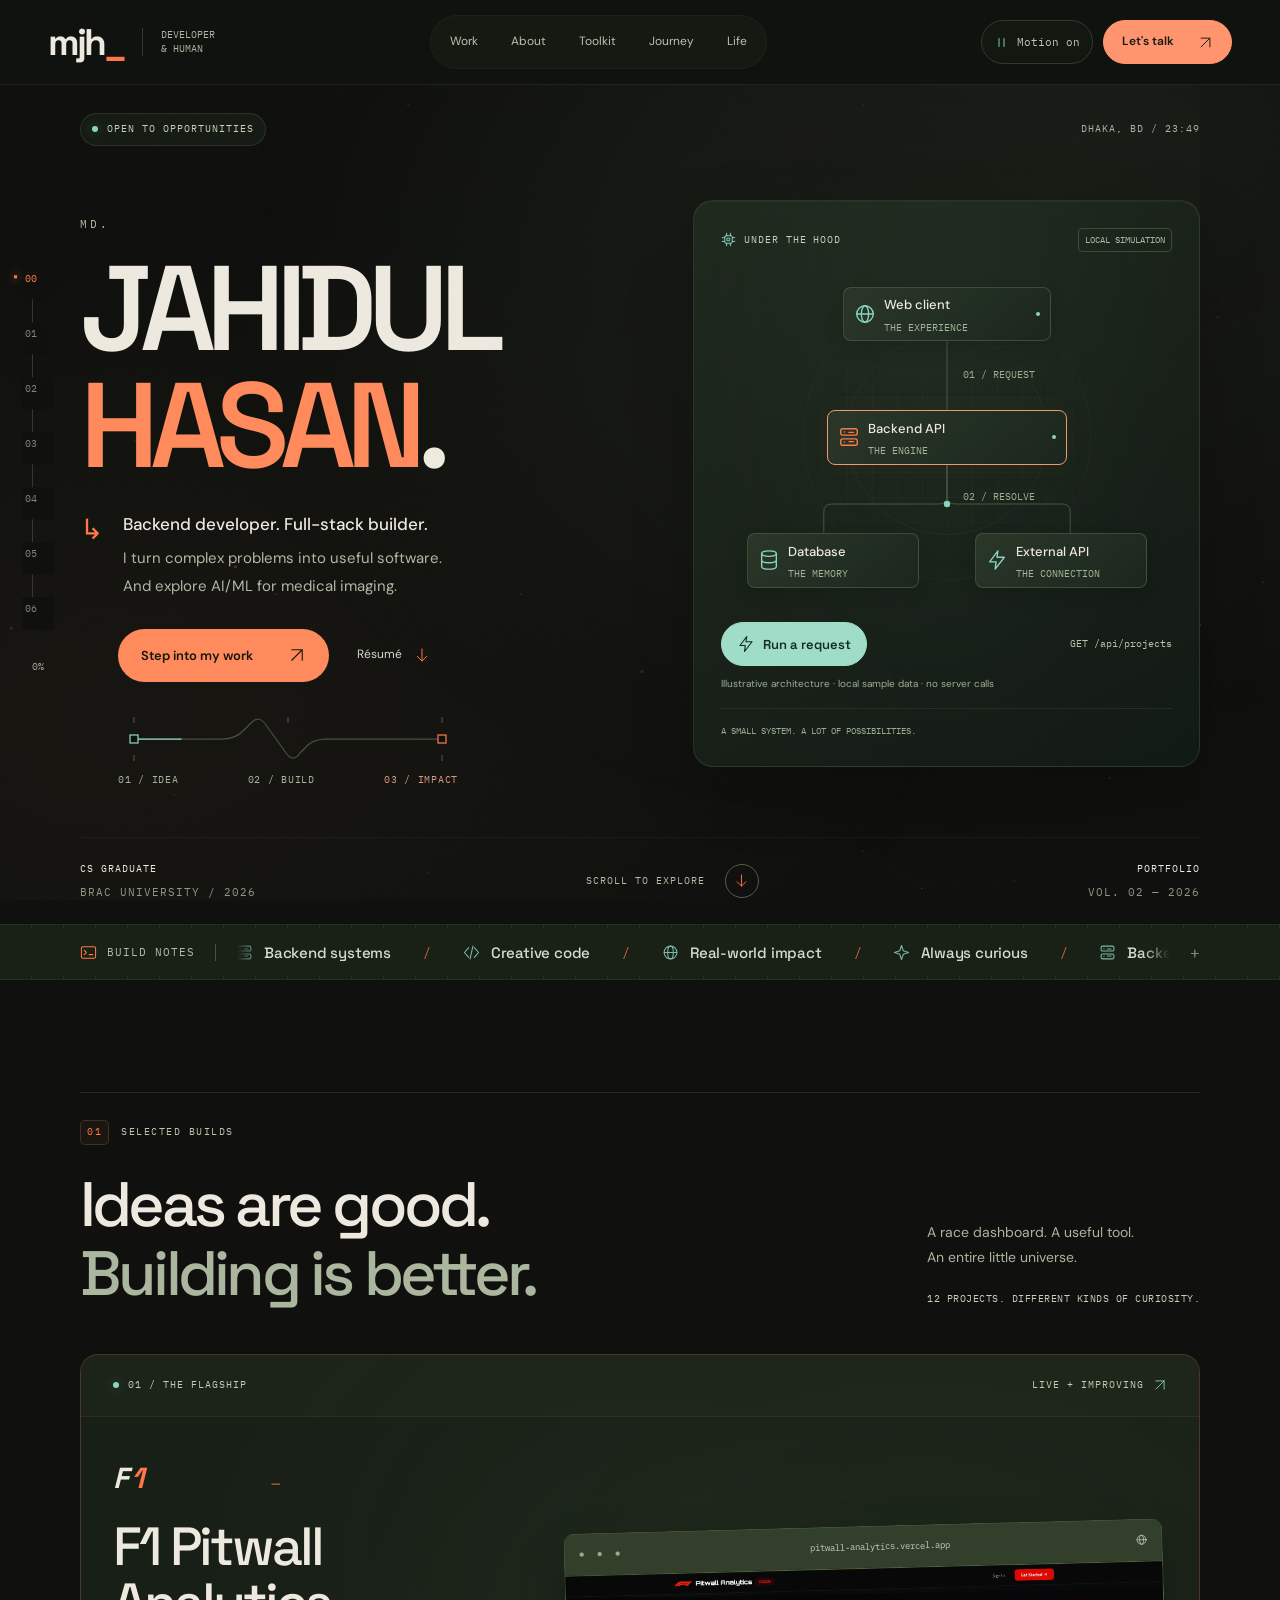
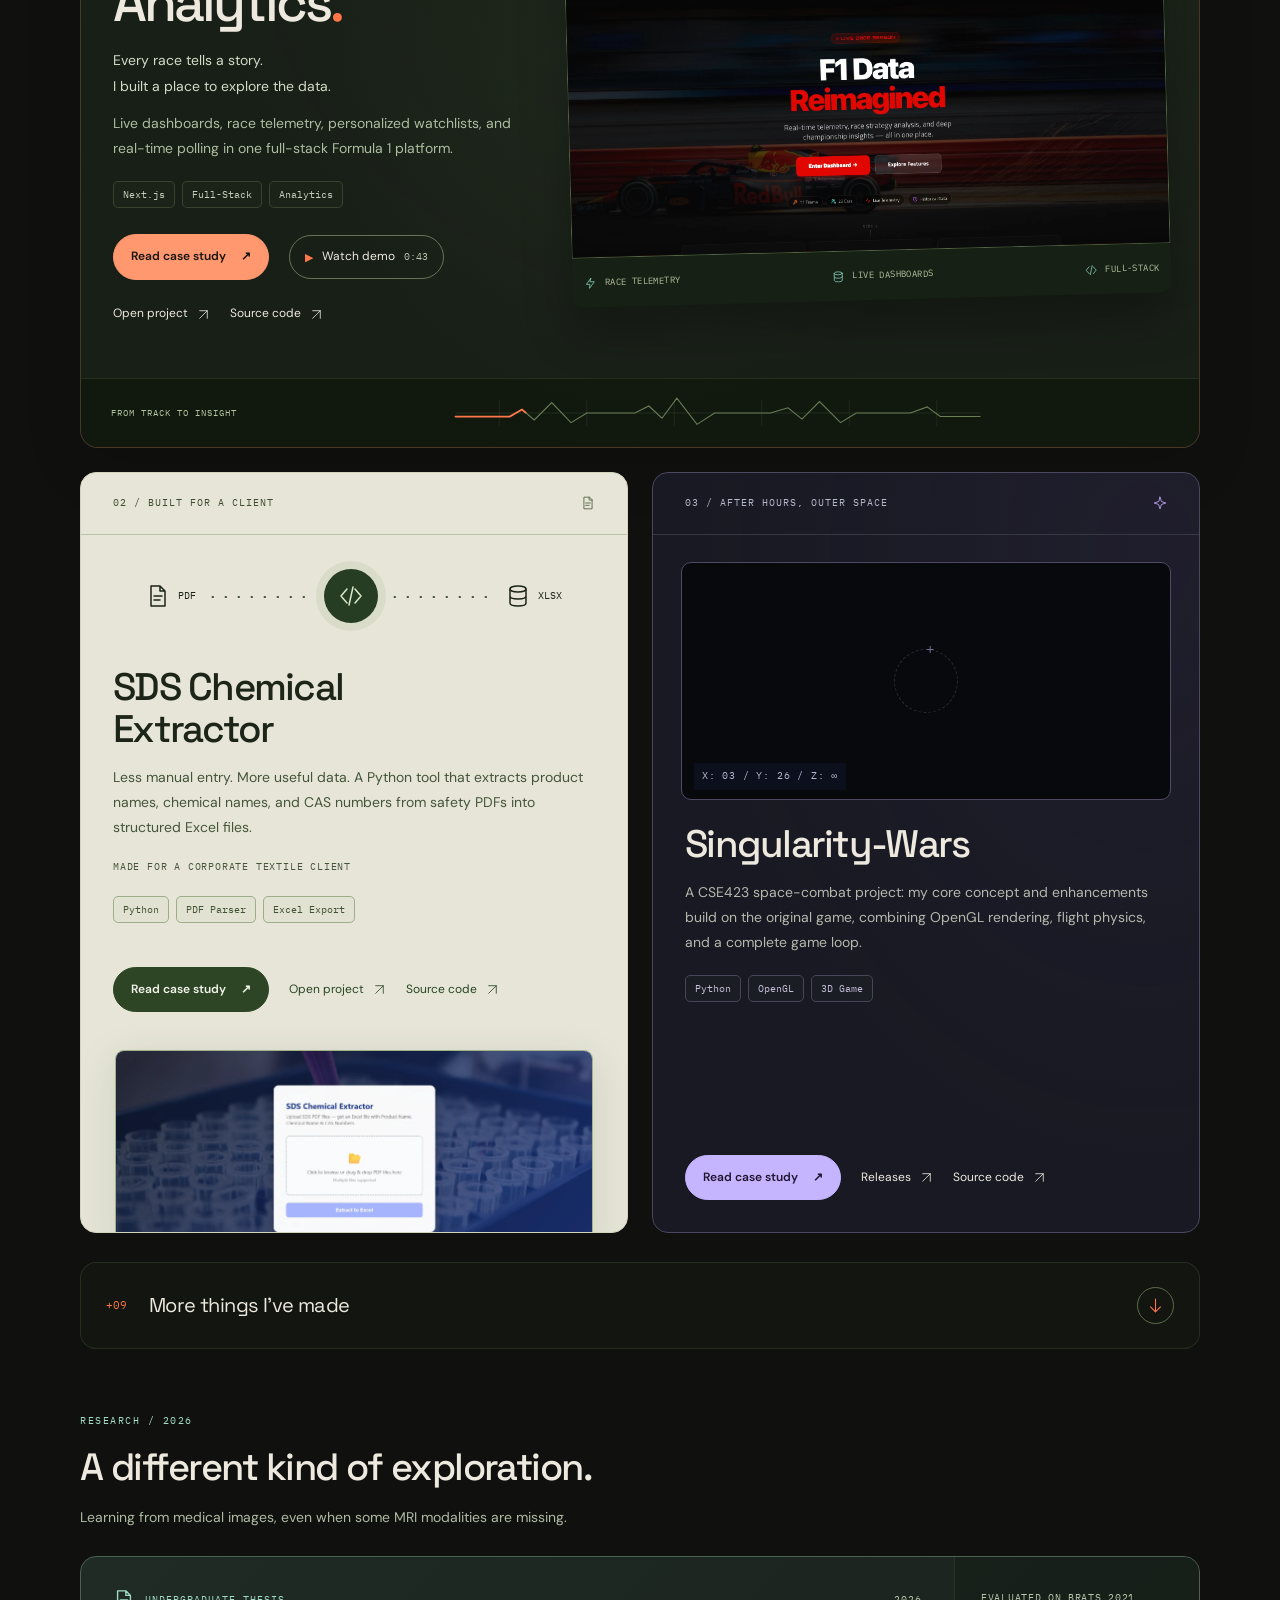
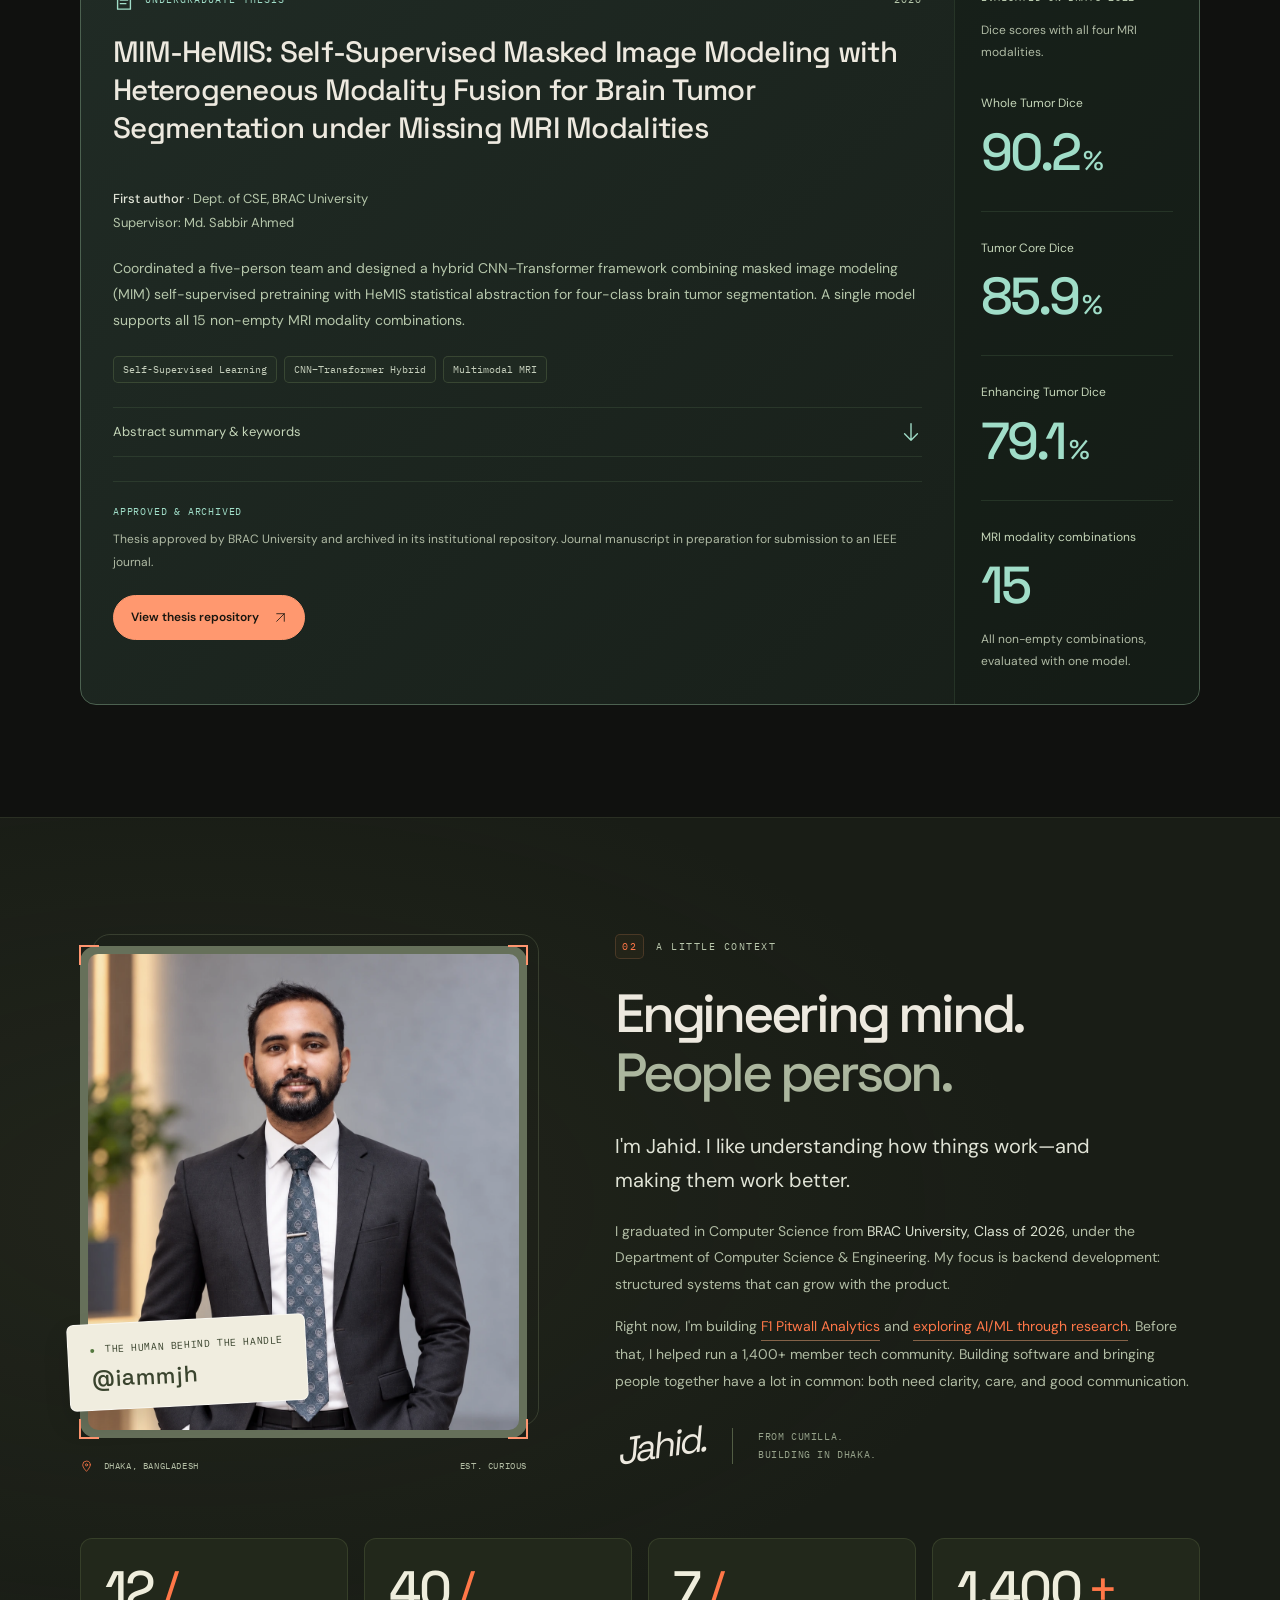
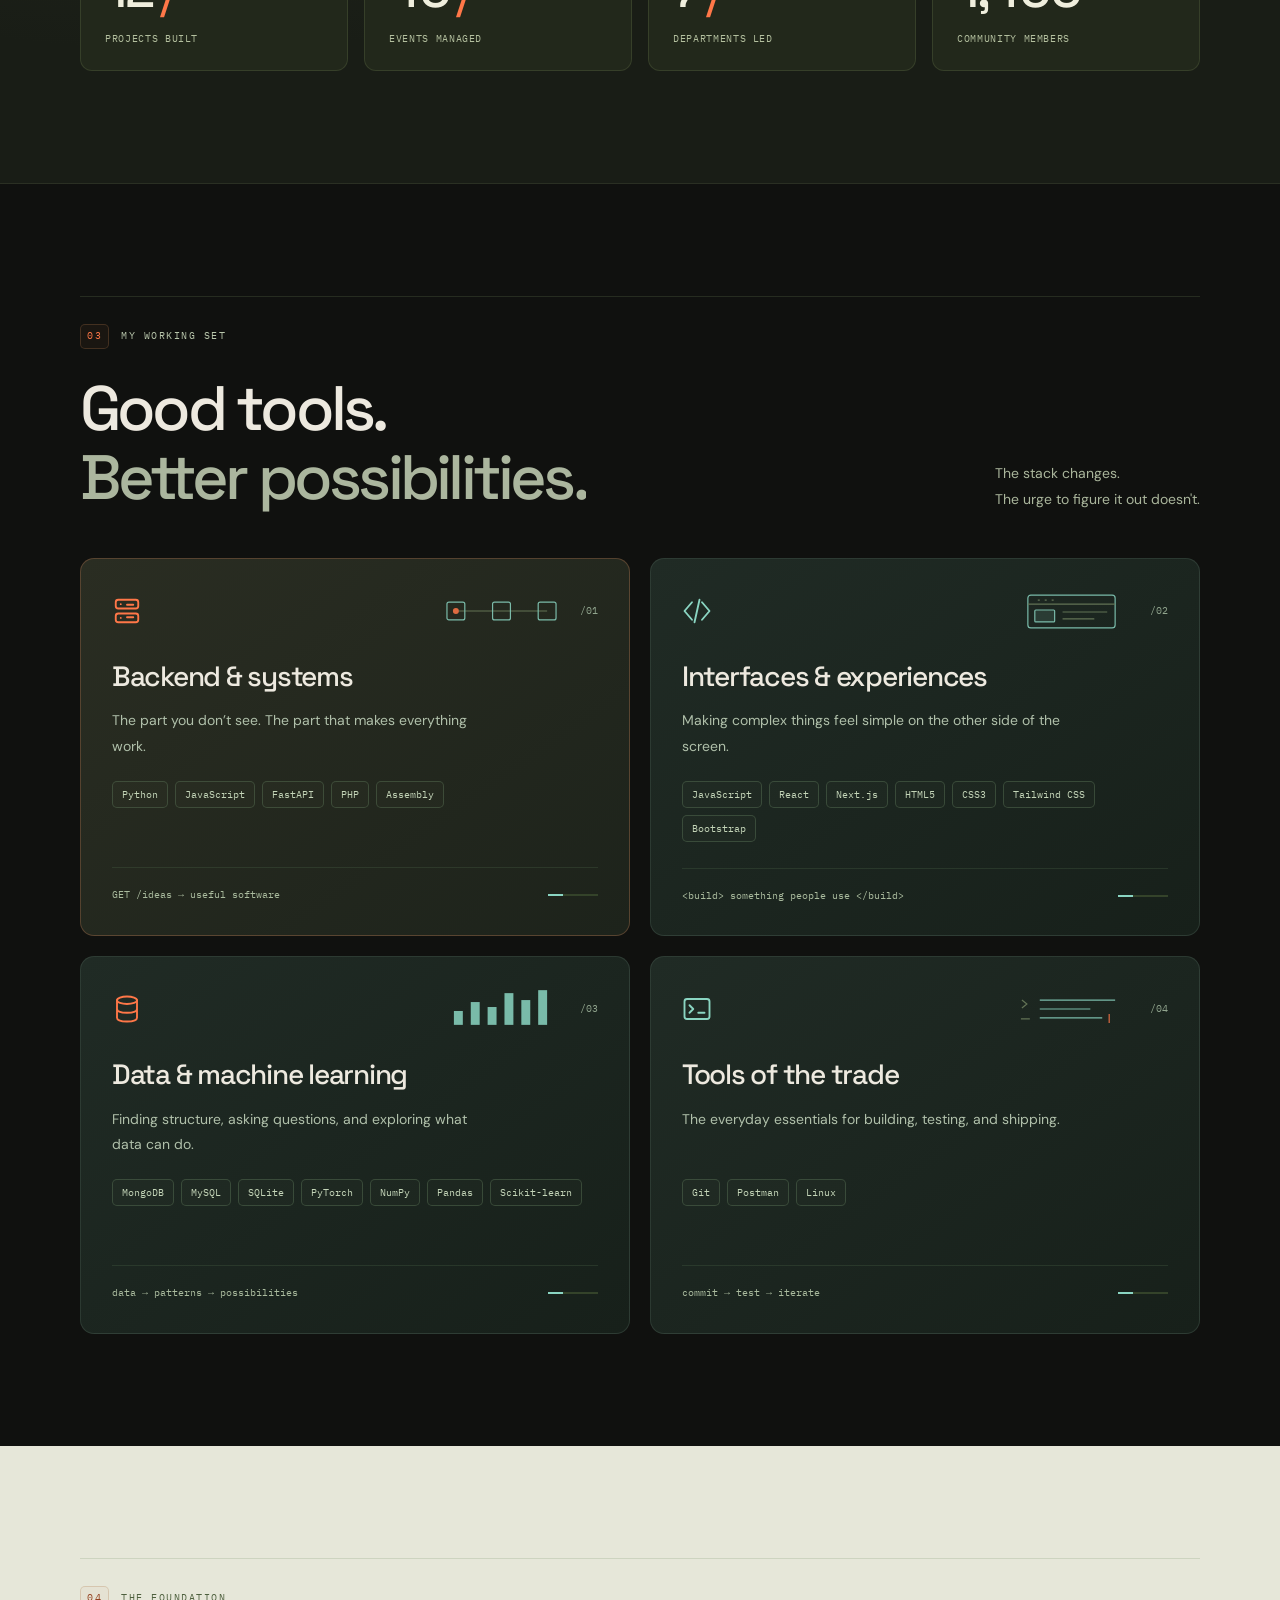
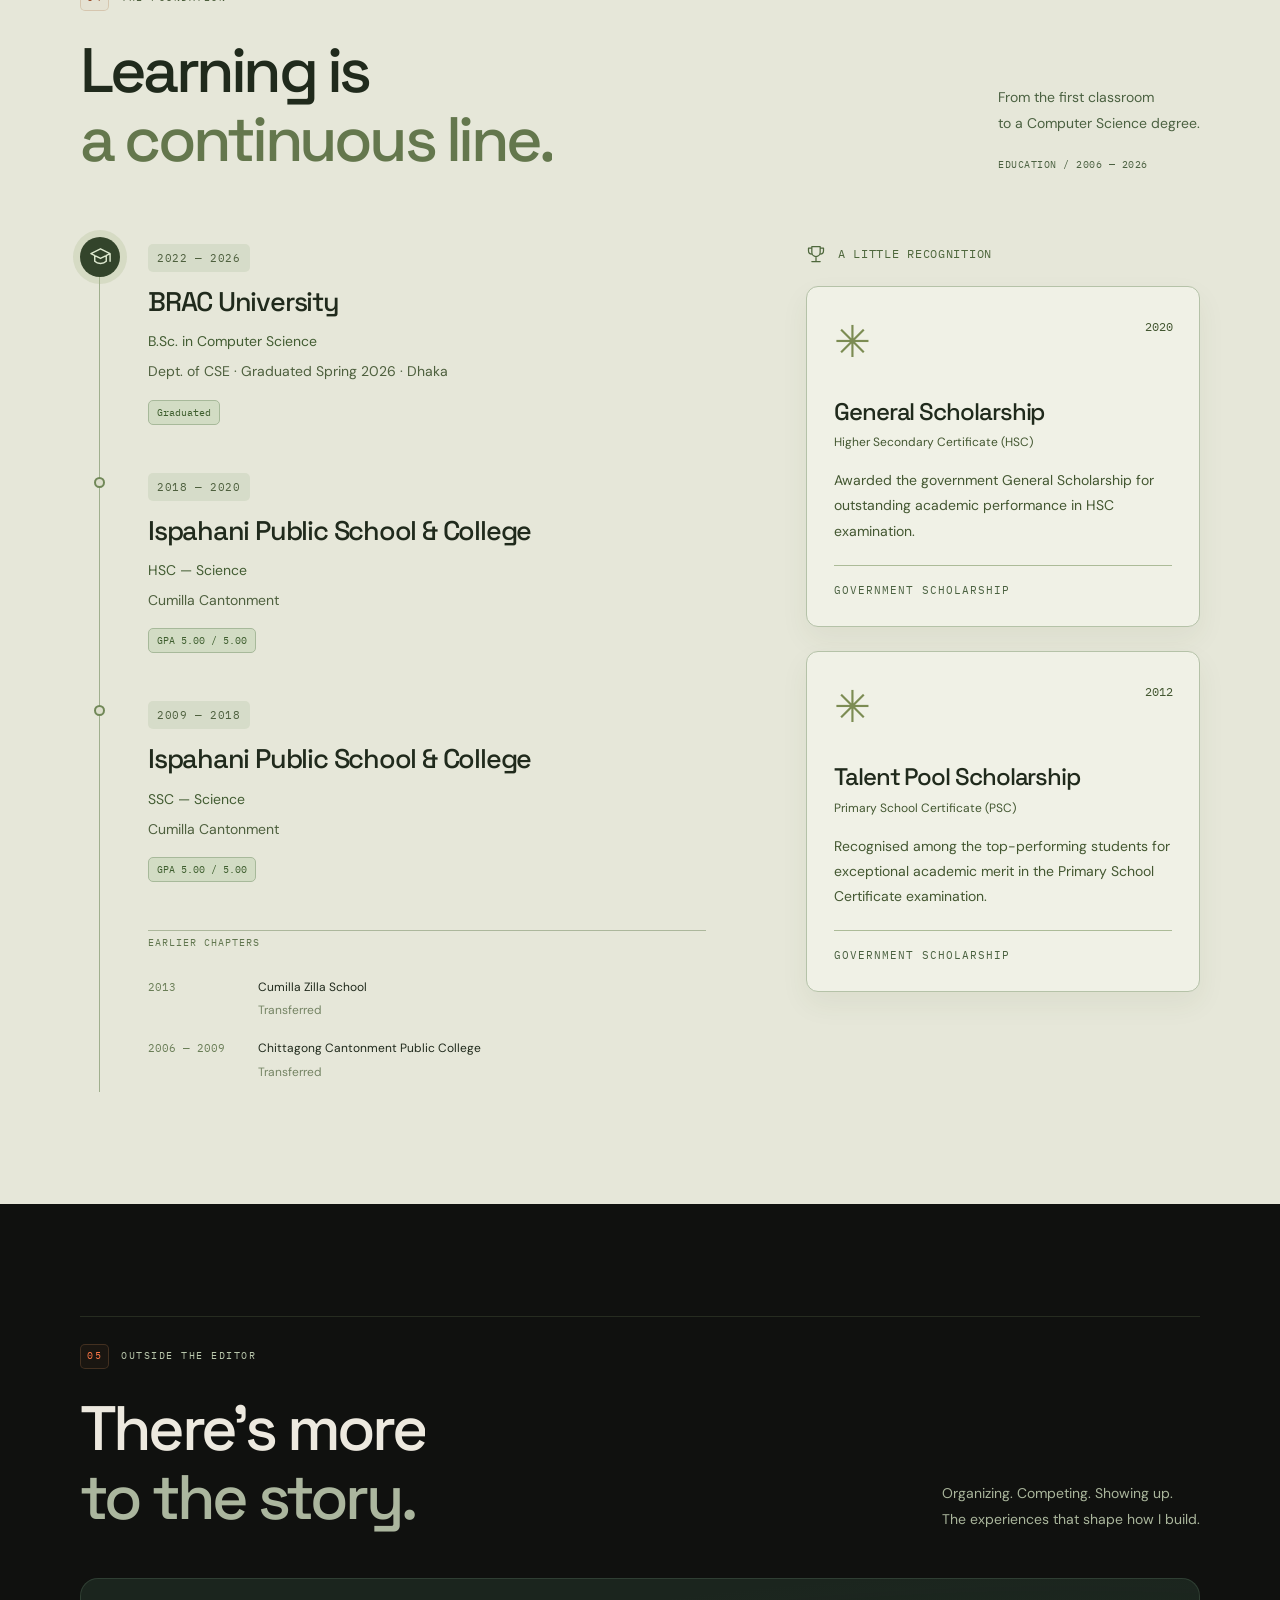
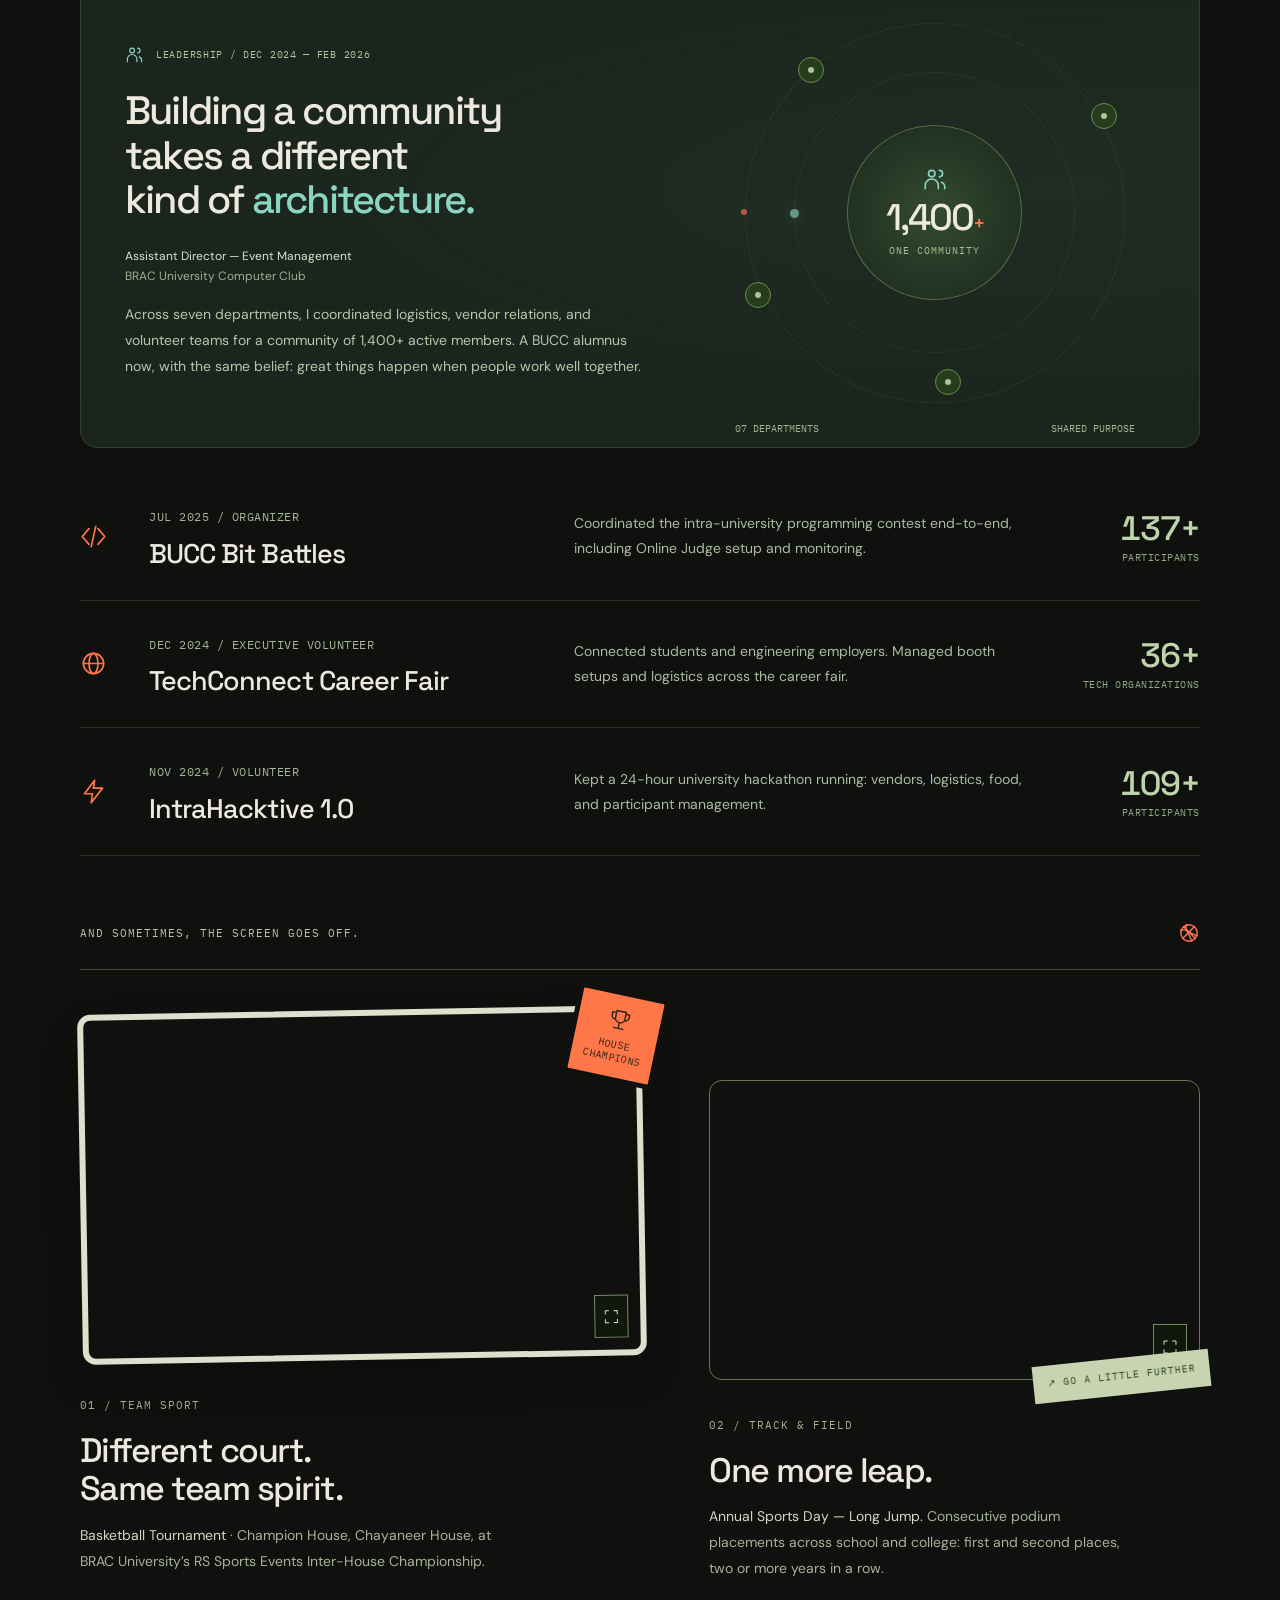
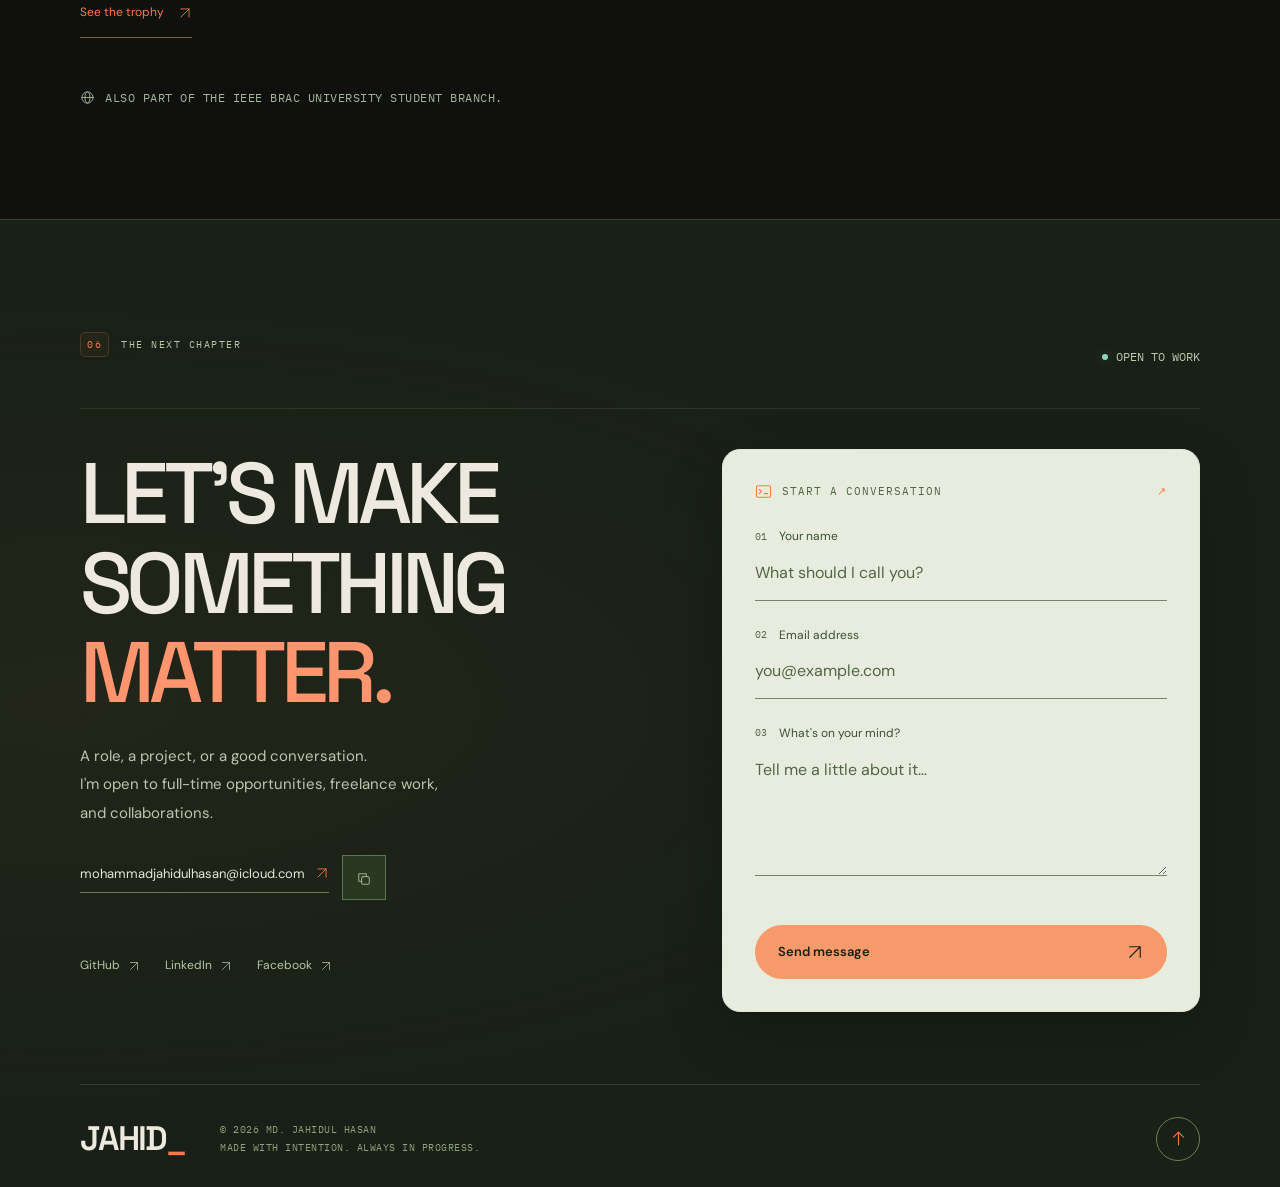
<file: index.html>
<!doctype html>
<html lang="en">
<head>
  <!-- Meta: encoding, viewport, site verification, and browser settings -->
  <meta charset="utf-8"><meta name="viewport" content="width=device-width,initial-scale=1">
  <meta name="google-site-verification" content="q9c3Bb6OedeqilD11PNTs4IgS_AJhRVNldypH9ippzw" />
  <meta name="robots" content="index,follow"><meta name="theme-color" content="#10110f">
  <!-- SEO: description, page title, and canonical URL -->
  <meta name="description" content="Md. Jahidul Hasan is a backend and full-stack developer in Dhaka, Bangladesh. Explore web projects and AI/ML research in medical image segmentation.">
  <title>Md. Jahidul Hasan | Backend &amp; Full-Stack Developer</title>
  <link rel="canonical" href="https://iammjh.github.io/">
  <!-- Open Graph: social sharing previews -->
  <meta property="og:type" content="website">
  <meta property="og:site_name" content="Md. Jahidul Hasan">
  <meta property="og:title" content="Md. Jahidul Hasan | Backend &amp; Full-Stack Developer">
  <meta property="og:description" content="Md. Jahidul Hasan is a backend and full-stack developer in Dhaka, Bangladesh. Explore web projects and AI/ML research in medical image segmentation.">
  <meta property="og:url" content="https://iammjh.github.io/">
  <meta property="og:image" content="https://iammjh.github.io/assets/social-card.png?v=2">
  <meta property="og:image:type" content="image/png">
  <meta property="og:image:width" content="1200">
  <meta property="og:image:height" content="630">
  <meta property="og:image:alt" content="Portrait of Md. Jahidul Hasan, backend developer and full-stack builder based in Dhaka, Bangladesh.">
  <!-- Twitter card metadata -->
  <meta name="twitter:card" content="summary_large_image">
  <meta name="twitter:title" content="Md. Jahidul Hasan | Backend &amp; Full-Stack Developer">
  <meta name="twitter:description" content="Md. Jahidul Hasan is a backend and full-stack developer in Dhaka, Bangladesh. Explore web projects and AI/ML research in medical image segmentation.">
  <meta name="twitter:image" content="https://iammjh.github.io/assets/social-card.png?v=2">
  <meta name="twitter:image:alt" content="Portrait of Md. Jahidul Hasan, backend developer and full-stack builder based in Dhaka, Bangladesh.">
  <!-- Structured data: website, personal profile, and undergraduate thesis -->
  <script type="application/ld+json">
  {
    "@context": "https://schema.org",
    "@graph": [
      {
        "@type": "WebSite",
        "@id": "https://iammjh.github.io/#website",
        "url": "https://iammjh.github.io/",
        "name": "Md. Jahidul Hasan",
        "alternateName": "iammjh",
        "inLanguage": "en",
        "publisher": {
          "@id": "https://iammjh.github.io/#person"
        }
      },
      {
        "@type": "ProfilePage",
        "@id": "https://iammjh.github.io/#webpage",
        "url": "https://iammjh.github.io/",
        "name": "Md. Jahidul Hasan | Backend & Full-Stack Developer",
        "description": "Md. Jahidul Hasan is a backend and full-stack developer in Dhaka, Bangladesh. Explore web projects and AI/ML research in medical image segmentation.",
        "inLanguage": "en",
        "dateModified": "2026-10-18T00:16:58+06:00",
        "isPartOf": {
          "@id": "https://iammjh.github.io/#website"
        },
        "mainEntity": {
          "@id": "https://iammjh.github.io/#person"
        },
        "mentions": {
          "@id": "https://hdl.handle.net/10361/29831"
        }
      },
      {
        "@type": "Person",
        "@id": "https://iammjh.github.io/#person",
        "name": "Md. Jahidul Hasan",
        "alternateName": "iammjh",
        "url": "https://iammjh.github.io/",
        "image": "https://iammjh.github.io/assets/Mohammad_Jahid.webp",
        "jobTitle": "Backend and full-stack developer",
        "description": "Backend and full-stack developer based in Dhaka, Bangladesh, with AI/ML research experience in medical image segmentation.",
        "alumniOf": {
          "@type": "CollegeOrUniversity",
          "name": "BRAC University"
        },
        "homeLocation": {
          "@type": "Place",
          "name": "Dhaka, Bangladesh"
        },
        "sameAs": [
          "https://github.com/iammjh",
          "https://www.linkedin.com/in/iammjh",
          "https://www.facebook.com/iammjh.io"
        ]
      },
      {
        "@type": "Thesis",
        "@id": "https://hdl.handle.net/10361/29831",
        "url": "https://hdl.handle.net/10361/29831",
        "name": "MIM-HeMIS: Self-Supervised Masked Image Modeling with Heterogeneous Modality Fusion for Brain Tumor Segmentation under Missing MRI Modalities",
        "author": {
          "@id": "https://iammjh.github.io/#person"
        },
        "inSupportOf": "B.Sc. in Computer Science, BRAC University",
        "inLanguage": "en",
        "abstract": "MIM-HeMIS combines self-supervised masked image modeling with a hybrid CNN–Transformer architecture and HeMIS statistical abstraction for brain tumor segmentation when MRI modalities are missing. Pretrained on BraTS 2021 and fine-tuned for four-class segmentation, one model handles all 15 non-empty combinations of four MRI modalities. Evaluation on BraTS 2021 achieved Dice scores of 90.2% for Whole Tumor, 85.9% for Tumor Core, and 79.1% for Enhancing Tumor with all four modalities available. When modalities are missing, HeMIS variance captures feature disagreement across available inputs, offering information about potentially less reliable predictions. This variance has not been calibrated as a clinical confidence score.",
        "creativeWorkStatus": "Undergraduate thesis approved and archived; journal manuscript in preparation for submission to an IEEE journal.",
        "creditText": "First author: Md. Jahidul Hasan. Supervisor: Md. Sabbir Ahmed. Five-person research team.",
        "keywords": [
          "Image modeling",
          "Magnetic resonance imaging",
          "HeMIS",
          "CNN-Transformer hybrid",
          "Deep learning",
          "Machine learning",
          "Vision transformers",
          "BraTS 2021",
          "Multimodal MRI",
          "Medical image analysis",
          "HeMIS variance analysis",
          "3D segmentation"
        ]
      }
    ]
  }
  </script>
  <!-- Favicons and web app manifest -->
  <link rel="icon" href="/favicon_io/favicon.ico?v=mjh-1" sizes="any">
  <link rel="icon" type="image/png" sizes="16x16" href="/favicon_io/favicon-16x16.png?v=mjh-1">
  <link rel="icon" type="image/png" sizes="32x32" href="/favicon_io/favicon-32x32.png?v=mjh-1">
  <link rel="icon" type="image/svg+xml" sizes="any" href="/favicon_io/favicon.svg?v=mjh-1">
  <link rel="apple-touch-icon" sizes="180x180" href="/favicon_io/apple-touch-icon.png?v=mjh-1">
  <link rel="manifest" href="/favicon_io/site.webmanifest?v=mjh-1">
  <!-- Font preloads -->
  <link rel="preload" href="assets/fonts/space-grotesk-latin.woff2" as="font" type="font/woff2" crossorigin>
  <link rel="preload" href="assets/fonts/dm-sans-latin.woff2" as="font" type="font/woff2" crossorigin>
  <!-- Stylesheets and deferred scripts -->
  <link rel="stylesheet" href="style.css?v=6"><link rel="stylesheet" href="design.css?v=1"><script src="script.js?v=6" defer></script><script src="register-sw.js?v=4" defer></script>
  <link rel="stylesheet" href="cursor.css?v=3"><script src="cursor.js?v=2" defer></script>
</head>
<body>
<!-- Shared SVG icon definitions -->
<svg class="icon-definitions" xmlns="http://www.w3.org/2000/svg" aria-hidden="true"><symbol id="i-arrow" viewBox="0 0 24 24" fill="none" stroke="currentColor" stroke-width="1.5" stroke-linecap="round" stroke-linejoin="round"><path d="M5 19 19 5M5 5h14v14"/></symbol><symbol id="i-down" viewBox="0 0 24 24" fill="none" stroke="currentColor" stroke-width="1.5" stroke-linecap="round" stroke-linejoin="round"><path d="M12 3v18m-7-7 7 7 7-7"/></symbol><symbol id="i-code" viewBox="0 0 24 24" fill="none" stroke="currentColor" stroke-width="1.5" stroke-linecap="round" stroke-linejoin="round"><path d="m8 5-6 7 6 7m8-14 6 7-6 7M14 3l-4 18"/></symbol><symbol id="i-server" viewBox="0 0 24 24" fill="none" stroke="currentColor" stroke-width="1.5" stroke-linecap="round" stroke-linejoin="round"><rect x="3" y="3" width="18" height="7" rx="2"/><rect x="3" y="14" width="18" height="7" rx="2"/><path d="M7 6.5h.01M7 17.5h.01M12 7h5m-5 10h5"/></symbol><symbol id="i-database" viewBox="0 0 24 24" fill="none" stroke="currentColor" stroke-width="1.5" stroke-linecap="round" stroke-linejoin="round"><ellipse cx="12" cy="5" rx="8" ry="3"/><path d="M4 5v14c0 4 16 4 16 0V5M4 12c0 4 16 4 16 0"/></symbol><symbol id="i-globe" viewBox="0 0 24 24" fill="none" stroke="currentColor" stroke-width="1.5" stroke-linecap="round" stroke-linejoin="round"><circle cx="12" cy="12" r="9"/><ellipse cx="12" cy="12" rx="4" ry="9"/><path d="M3 12h18"/></symbol><symbol id="i-terminal" viewBox="0 0 24 24" fill="none" stroke="currentColor" stroke-width="1.5" stroke-linecap="round" stroke-linejoin="round"><rect x="2" y="4" width="20" height="16" rx="2"/><path d="m6 9 3 3-3 3m7 0h5"/></symbol><symbol id="i-bolt" viewBox="0 0 24 24" fill="none" stroke="currentColor" stroke-width="1.5" stroke-linecap="round" stroke-linejoin="round"><path d="m13 2-9 12h7l-1 8 10-13h-8z"/></symbol><symbol id="i-git" viewBox="0 0 24 24" fill="none" stroke="currentColor" stroke-width="1.5" stroke-linecap="round" stroke-linejoin="round"><path d="M7 5v10a4 4 0 0 0 8 0V9"/><circle cx="7" cy="4" r="2"/><circle cx="15" cy="7" r="2"/><circle cx="7" cy="17" r="2"/></symbol><symbol id="i-mail" viewBox="0 0 24 24" fill="none" stroke="currentColor" stroke-width="1.5" stroke-linecap="round" stroke-linejoin="round"><rect x="3" y="5" width="18" height="14" rx="2"/><path d="m3 6 9 7 9-7"/></symbol><symbol id="i-users" viewBox="0 0 24 24" fill="none" stroke="currentColor" stroke-width="1.5" stroke-linecap="round" stroke-linejoin="round"><circle cx="9" cy="7" r="3"/><path d="M3 21v-3a6 6 0 0 1 12 0v3M16 4a3 3 0 0 1 0 6m2 5a5 5 0 0 1 3 5v1"/></symbol><symbol id="i-trophy" viewBox="0 0 24 24" fill="none" stroke="currentColor" stroke-width="1.5" stroke-linecap="round" stroke-linejoin="round"><path d="M7 3h10v7a5 5 0 0 1-10 0zM7 5H3v3a4 4 0 0 0 4 4m10-7h4v3a4 4 0 0 1-4 4M12 15v6m-5 0h10"/></symbol><symbol id="i-degree" viewBox="0 0 24 24" fill="none" stroke="currentColor" stroke-width="1.5" stroke-linecap="round" stroke-linejoin="round"><path d="m2 9 10-5 10 5-10 5zM6 11v6c3 3 9 3 12 0v-6m4-2v8"/></symbol><symbol id="i-expand" viewBox="0 0 24 24" fill="none" stroke="currentColor" stroke-width="1.5" stroke-linecap="round" stroke-linejoin="round"><path d="M8 3H3v5m13-5h5v5M3 16v5h5m13-5v5h-5"/></symbol><symbol id="i-chip" viewBox="0 0 24 24" fill="none" stroke="currentColor" stroke-width="1.5" stroke-linecap="round" stroke-linejoin="round"><rect x="6" y="6" width="12" height="12" rx="2"/><path d="M9 2v4m6-4v4M9 18v4m6-4v4M2 9h4m-4 6h4m12-6h4m-4 6h4"/><rect x="10" y="10" width="4" height="4"/></symbol><symbol id="i-file" viewBox="0 0 24 24" fill="none" stroke="currentColor" stroke-width="1.5" stroke-linecap="round" stroke-linejoin="round"><path d="M14 2H5v20h14V7zM14 2v5h5M8 12h8m-8 4h6"/></symbol><symbol id="i-ball" viewBox="0 0 24 24" fill="none" stroke="currentColor" stroke-width="1.5" stroke-linecap="round" stroke-linejoin="round"><circle cx="12" cy="12" r="9"/><path d="m6 5 13 13M5 18 18 5M3 9c8-2 8 3 12 12M9 3c-2 8 3 8 12 12"/></symbol><symbol id="i-pin" viewBox="0 0 24 24" fill="none" stroke="currentColor" stroke-width="1.5" stroke-linecap="round" stroke-linejoin="round"><path d="M19 9c0 5-7 12-7 12S5 14 5 9a7 7 0 0 1 14 0z"/><circle cx="12" cy="9" r="2"/></symbol><symbol id="i-copy" viewBox="0 0 24 24" fill="none" stroke="currentColor" stroke-width="1.5" stroke-linecap="round" stroke-linejoin="round"><rect x="8" y="8" width="13" height="13" rx="2"/><path d="M16 8V3H3v13h5"/></symbol><symbol id="i-menu" viewBox="0 0 24 24" fill="none" stroke="currentColor" stroke-width="1.5" stroke-linecap="round" stroke-linejoin="round"><path d="M3 7h18M3 12h18M3 17h18"/></symbol><symbol id="i-close" viewBox="0 0 24 24" fill="none" stroke="currentColor" stroke-width="1.5" stroke-linecap="round" stroke-linejoin="round"><path d="m5 5 14 14M5 19 19 5"/></symbol><symbol id="i-spark" viewBox="0 0 24 24" fill="none" stroke="currentColor" stroke-width="1.5" stroke-linecap="round" stroke-linejoin="round"><path d="m12 2 2.5 7.5L22 12l-7.5 2.5L12 22l-2.5-7.5L2 12l7.5-2.5z"/></symbol></svg>
<!-- Accessibility: skip to main content -->
<a href="#main" class="skip-link">Skip to content</a>
<!-- Decorative background effects -->
<canvas id="ambient-canvas" aria-hidden="true"></canvas><div class="ambient-glow" aria-hidden="true"></div><div class="grain" aria-hidden="true"></div>
<!-- Reading progress indicator -->
<div class="reading-progress" aria-hidden="true"></div>
<!-- Header and navbar -->
<header class="site-header"><div class="header-inner">
  <a class="brand" href="#home" aria-label="Md. Jahidul Hasan — home"><span class="brand-mark">mjh<span>_</span></span><span class="brand-note">DEVELOPER<br> & HUMAN</span></a>
  <!-- Main navigation links -->
  <nav id="site-nav" aria-label="Main navigation"><a href="#work" data-chapter-link>Work</a><a href="#about" data-chapter-link>About</a><a href="#capabilities" data-chapter-link>Toolkit</a><a href="#journey" data-chapter-link>Journey</a><a href="#life" data-chapter-link>Life</a></nav>
  <!-- Header actions: motion control, contact link, and mobile menu -->
  <div class="header-actions">
  <button id="motion-toggle" class="motion-toggle" type="button" aria-label="Pause animations" aria-pressed="false" title="Pause animations" hidden><svg class="icon motion-pause-icon" viewBox="0 0 24 24" fill="none" stroke="currentColor" stroke-width="1.5" aria-hidden="true"><path d="M8 5v14M16 5v14"/></svg><svg class="icon motion-play-icon" viewBox="0 0 24 24" fill="none" stroke="currentColor" stroke-width="1.5" aria-hidden="true"><path d="m8 5 11 7-11 7z"/></svg><span data-motion-label>Motion on</span></button>
  <a class="header-contact" href="#contact">Let's talk <svg class="icon " width="24" height="24" aria-hidden="true"><use href="#i-arrow"></use></svg></a>

  <button id="menu-toggle" type="button" aria-expanded="false" aria-controls="site-nav" aria-label="Toggle navigation"><svg class="icon " width="24" height="24" aria-hidden="true"><use href="#i-menu"></use></svg></button>
  </div>
</div></header>
<!-- Chapter navigation and scroll percentage -->
<aside class="chapter-rail" aria-label="Page chapters"><div class="rail-line"></div><a href="#home" data-chapter-link aria-label="Hello"><span>00</span><b>Hello</b></a><a href="#work" data-chapter-link aria-label="Work"><span>01</span><b>Work</b></a><a href="#about" data-chapter-link aria-label="About"><span>02</span><b>About</b></a><a href="#capabilities" data-chapter-link aria-label="Toolkit"><span>03</span><b>Toolkit</b></a><a href="#journey" data-chapter-link aria-label="Journey"><span>04</span><b>Journey</b></a><a href="#life" data-chapter-link aria-label="Life"><span>05</span><b>Life</b></a><a href="#contact" data-chapter-link aria-label="Connect"><span>06</span><b>Connect</b></a><span id="scroll-percent">00%</span></aside>
<!-- Main content -->
<main id="main">
<!-- Hero section -->
<section class="hero container" id="home" data-chapter>
  <!-- Availability and local time -->
  <div class="hero-topline mono"><span><i class="status-dot"></i> OPEN TO OPPORTUNITIES</span><span>DHAKA, BD <span class="muted">/</span> <time id="local-time">UTC +06:00</time></span></div>
  <div class="hero-grid">
    <!-- Introduction, work link, and resume download -->
    <div class="hero-identity">
      <h1 aria-label="Md. Jahidul Hasan"><span class="name-prefix">Md.</span> <span class="name-line"><span class="name-word">JAHIDUL</span></span> <span class="name-line surname"><span class="name-word">HASAN<span class="name-period">.</span></span></span></h1>
      <div class="hero-description"><span class="intro-bracket" aria-hidden="true">↳</span><div><p class="role-line">Backend developer. Full-stack builder.</p><p>I turn complex problems into useful software.<br> And explore AI/ML for medical imaging.</p></div></div>
      <div class="hero-actions"><a href="#work" class="button button-orange magnetic">Step into my work <svg class="icon " width="24" height="24" aria-hidden="true"><use href="#i-arrow"></use></svg></a><a href="assets/md_jahidul_hasan_resume.pdf" download class="resume-link">Résumé <svg class="icon " width="24" height="24" aria-hidden="true"><use href="#i-down"></use></svg></a></div>
      <div class="hero-signal" aria-hidden="true">
        <svg viewBox="0 0 340 54" fill="none"><path class="signal-track" d="M16 27H104Q118 27 126 18L134 10Q141 3 148 13L168 41Q175 51 182 41L190 33Q196 27 208 27H324" pathLength="100"/><path class="signal-flow" d="M16 27H104Q118 27 126 18L134 10Q141 3 148 13L168 41Q175 51 182 41L190 33Q196 27 208 27H324" pathLength="100"/><rect class="signal-node" x="12" y="23" width="8" height="8"/><rect class="signal-node signal-destination" x="320" y="23" width="8" height="8"/><path class="signal-tick" d="M16 5V11M16 43V49M170 5V11M324 5V11M324 43V49"/></svg>
        <div class="mono"><span>01 / IDEA</span><span>02 / BUILD</span><span>03 / IMPACT</span></div>
      </div>
    </div>
    <!-- Interactive backend architecture demo -->
    <div class="system-explorer reveal">
      <div class="system-heading mono"><span><svg class="icon " width="24" height="24" aria-hidden="true"><use href="#i-chip"></use></svg> UNDER THE HOOD</span><span class="system-demo">LOCAL SIMULATION</span></div>
      <div class="system-map">
        <div class="system-grid" aria-hidden="true"></div><div class="system-orbit orbit-one" aria-hidden="true"></div><div class="system-orbit orbit-two" aria-hidden="true"></div>
        <svg class="system-wires" viewBox="0 0 500 410" fill="none" aria-hidden="true"><path class="wire" d="M250 86V172M250 240V280Q250 290 240 290H106Q96 290 96 300V326M250 240V280Q250 290 260 290H394Q404 290 404 300V326"/><path class="flow" data-wire="client" d="M250 86V172"/><path class="flow delay-flow" data-wire="database" d="M250 240V280Q250 290 240 290H106Q96 290 96 300V326"/><path class="flow third-flow" data-wire="service" d="M250 240V280Q250 290 260 290H394Q404 290 404 300V326"/><circle cx="250" cy="290" r="4" fill="currentColor"/></svg>
        <span class="request-label mono">01 / REQUEST</span><span class="response-label mono">02 / RESOLVE</span>
        <button class="system-node node-client" data-node="client" aria-pressed="false" type="button" disabled><svg class="icon " width="24" height="24" aria-hidden="true"><use href="#i-globe"></use></svg><span><strong>Web client</strong><small>THE EXPERIENCE</small></span><i></i></button>
        <button class="system-node node-api" data-node="api" aria-pressed="true" type="button" disabled><svg class="icon " width="24" height="24" aria-hidden="true"><use href="#i-server"></use></svg><span><strong>Backend API</strong><small>THE ENGINE</small></span><i></i></button>
        <button class="system-node node-database" data-node="database" aria-pressed="false" type="button" disabled><svg class="icon " width="24" height="24" aria-hidden="true"><use href="#i-database"></use></svg><span><strong>Database</strong><small>THE MEMORY</small></span></button>
        <button class="system-node node-service" data-node="service" aria-pressed="false" type="button" disabled><svg class="icon " width="24" height="24" aria-hidden="true"><use href="#i-bolt"></use></svg><span><strong>External API</strong><small>THE CONNECTION</small></span></button>
      </div>
      <!-- Request simulation controls and console -->
      <div class="request-controls"><button type="button" id="run-request" class="run-request" disabled><svg class="icon" width="20" height="20" aria-hidden="true"><use href="#i-bolt"></use></svg><span>Run a request</span></button><span class="mono">GET /api/projects</span></div>
      <div class="system-console" hidden>
        <div class="console-top mono"><span><i></i><i></i><i></i> request.trace</span><span id="request-state">READY</span></div>
        <ol class="request-steps" aria-label="Request stages"><li data-step="client">Client</li><li data-step="api">API</li><li data-step="database">Data</li><li data-step="service">Service</li><li data-step="response">Response</li></ol>
        <p id="system-log" class="mono">&gt; Select a node, or run the complete request.</p>
        <p id="system-description">Follow one request from the browser to a finished response. This example runs entirely on this page.</p>
        <pre class="request-result" hidden role="region" aria-label="Example JSON response"><code id="request-result">// Run a request to see its response.</code></pre>
        <p id="request-announcement" class="visually-hidden" role="status" aria-live="polite" aria-atomic="true"></p>
      </div>
      <noscript><p class="simulation-note">Enable JavaScript to run the demo. The diagram shows how a client, API, database, and external service can work together.</p></noscript>
      <p class="simulation-note">Illustrative architecture · local sample data · no server calls</p>
      <div class="system-caption mono"><span class="crosshair">+</span> A SMALL SYSTEM. A LOT OF POSSIBILITIES.<span class="crosshair">+</span></div>
    </div>
  </div>
  <!-- Hero details and scroll prompt -->
  <div class="hero-bottom"><p class="mono">CS GRADUATE <span>BRAC UNIVERSITY / 2026</span></p><a class="scroll-cue mono" href="#work"><span>SCROLL TO EXPLORE</span><span class="scroll-cue-arrow"><svg class="icon " width="24" height="24" aria-hidden="true"><use href="#i-down"></use></svg></span></a><p class="mono hero-index">PORTFOLIO <span>VOL. 02 — 2026</span></p></div>
</section>
<!-- End hero section -->

<!-- Build notes marquee -->
<div class="marquee" aria-hidden="true">
  <div class="marquee-inner">
    <span class="marquee-label"><svg class="icon" width="18" height="18"><use href="#i-terminal"></use></svg><span>BUILD NOTES</span></span>
    <div class="marquee-window">
      <div class="marquee-track">
        <div class="marquee-group">
          <span class="marquee-item"><svg class="icon" width="18" height="18"><use href="#i-server"></use></svg><span>Backend systems</span><span class="marquee-divider">/</span></span>
          <span class="marquee-item"><svg class="icon" width="18" height="18"><use href="#i-code"></use></svg><span>Creative code</span><span class="marquee-divider">/</span></span>
          <span class="marquee-item"><svg class="icon" width="18" height="18"><use href="#i-globe"></use></svg><span>Real-world impact</span><span class="marquee-divider">/</span></span>
          <span class="marquee-item"><svg class="icon" width="18" height="18"><use href="#i-spark"></use></svg><span>Always curious</span><span class="marquee-divider">/</span></span>
          <span class="marquee-item"><svg class="icon" width="18" height="18"><use href="#i-server"></use></svg><span>Backend systems</span><span class="marquee-divider">/</span></span>
          <span class="marquee-item"><svg class="icon" width="18" height="18"><use href="#i-code"></use></svg><span>Creative code</span><span class="marquee-divider">/</span></span>
          <span class="marquee-item"><svg class="icon" width="18" height="18"><use href="#i-globe"></use></svg><span>Real-world impact</span><span class="marquee-divider">/</span></span>
          <span class="marquee-item"><svg class="icon" width="18" height="18"><use href="#i-spark"></use></svg><span>Always curious</span><span class="marquee-divider">/</span></span>
        </div>
        <div class="marquee-group" aria-hidden="true">
          <span class="marquee-item"><svg class="icon" width="18" height="18"><use href="#i-server"></use></svg><span>Backend systems</span><span class="marquee-divider">/</span></span>
          <span class="marquee-item"><svg class="icon" width="18" height="18"><use href="#i-code"></use></svg><span>Creative code</span><span class="marquee-divider">/</span></span>
          <span class="marquee-item"><svg class="icon" width="18" height="18"><use href="#i-globe"></use></svg><span>Real-world impact</span><span class="marquee-divider">/</span></span>
          <span class="marquee-item"><svg class="icon" width="18" height="18"><use href="#i-spark"></use></svg><span>Always curious</span><span class="marquee-divider">/</span></span>
          <span class="marquee-item"><svg class="icon" width="18" height="18"><use href="#i-server"></use></svg><span>Backend systems</span><span class="marquee-divider">/</span></span>
          <span class="marquee-item"><svg class="icon" width="18" height="18"><use href="#i-code"></use></svg><span>Creative code</span><span class="marquee-divider">/</span></span>
          <span class="marquee-item"><svg class="icon" width="18" height="18"><use href="#i-globe"></use></svg><span>Real-world impact</span><span class="marquee-divider">/</span></span>
          <span class="marquee-item"><svg class="icon" width="18" height="18"><use href="#i-spark"></use></svg><span>Always curious</span><span class="marquee-divider">/</span></span>
        </div>
      </div>
    </div>
    <span class="marquee-end">+</span>
  </div>
</div>
<!-- Work section: selected projects -->
<section class="section container" id="work" data-chapter>
  <div class="section-head reveal"><div><p class="eyebrow"><span>01</span> SELECTED BUILDS</p><h2 data-heading-reveal id="projects">Ideas are good.<br> <em>Building is better.</em></h2></div><p class="section-aside">A race dashboard. A useful tool.<br> An entire little universe.<br> <span class="mono">12 PROJECTS. DIFFERENT KINDS OF CURIOSITY.</span></p></div>
<!-- Flagship project: F1 Pitwall Analytics -->
<article class="flagship tilt-card reveal" data-scroll-scene="project" data-project-record>
  <div class="project-eyebrow mono"><span><i class="status-dot"></i> 01 / THE FLAGSHIP</span><span>LIVE + IMPROVING <svg class="icon " width="24" height="24" aria-hidden="true"><use href="#i-arrow"></use></svg></span></div>
  <div class="flagship-layout"><div class="flagship-copy"><div class="project-monogram">F<span>1</span><svg viewBox="0 0 190 35" aria-hidden="true"><path d="M0 30H24L32 14 40 26 55 3 67 30H93L101 19 108 28H136L151 6 161 30H190"/></svg></div><h3>F1 Pitwall<br> Analytics<span class="accent">.</span></h3><p>Every race tells a story.<br> I built a place to explore the data.</p><p class="project-description">Live dashboards, race telemetry, personalized watchlists, and real-time polling in one full-stack Formula 1 platform.</p><div class="tags"><span>Next.js</span><span>Full-Stack</span><span>Analytics</span></div><div class="project-links"><a class="case-study-link" aria-label="Read F1 Pitwall Analytics case study" href="projects/f1-analytics.html">Read case study <span aria-hidden="true">↗</span></a><a class="project-demo-link" href="projects/f1-analytics.html#project-demo" aria-label="Watch the 43-second F1 Pitwall Analytics demo"><span aria-hidden="true">▶</span> Watch demo <span class="mono">0:43</span></a><a href="https://pitwall-analytics.vercel.app/" target="_blank" rel="noopener noreferrer">Open project<svg class="icon " width="24" height="24" aria-hidden="true"><use href="#i-arrow"></use></svg></a><a href="https://github.com/iammjh/f1-analytics" target="_blank" rel="noopener noreferrer">Source code<svg class="icon " width="24" height="24" aria-hidden="true"><use href="#i-arrow"></use></svg></a></div></div><div class="flagship-image"><div class="browser-chrome mono"><span>● ● ●</span><span>pitwall-analytics.vercel.app</span><svg class="icon " width="24" height="24" aria-hidden="true"><use href="#i-globe"></use></svg></div><img src="assets/f1-pitwall-analytics.webp" alt="F1 Pitwall Analytics website" loading="lazy" width="1913" height="902" decoding="async"><div class="feature-ticker mono"><span><svg class="icon " width="24" height="24" aria-hidden="true"><use href="#i-bolt"></use></svg> RACE TELEMETRY</span><span><svg class="icon " width="24" height="24" aria-hidden="true"><use href="#i-database"></use></svg> LIVE DASHBOARDS</span><span><svg class="icon " width="24" height="24" aria-hidden="true"><use href="#i-code"></use></svg> FULL-STACK</span></div></div></div>
  <div class="project-telemetry" aria-hidden="true"><span class="mono">FROM TRACK TO INSIGHT</span><svg viewBox="0 0 600 48" fill="none"><path class="telemetry-grid" d="M0 24H600M50 9V39M150 9V39M250 9V39M350 9V39M450 9V39M550 9V39"/><path class="telemetry-trace" d="M0 28H62L76 20L90 32L110 12L132 35L150 24H205L221 16L236 30L253 7L276 37L296 24H360L380 18L396 31L416 11L440 35L458 24H520L539 17L554 28H600" pathLength="100"/><path class="telemetry-flow" d="M0 28H62L76 20L90 32L110 12L132 35L150 24H205L221 16L236 30L253 7L276 37L296 24H360L380 18L396 31L416 11L440 35L458 24H520L539 17L554 28H600" pathLength="100"/></svg></div>
</article>
<!-- Featured projects: SDS Chemical Extractor and Singularity-Wars -->
<div class="selected-pair">
  <article class="project-tile project-tool reveal tilt-card" data-project-record><div class="project-eyebrow mono"><span>02 / BUILT FOR A CLIENT</span><svg class="icon " width="24" height="24" aria-hidden="true"><use href="#i-file"></use></svg></div><div class="tool-pipeline" aria-hidden="true"><span><svg class="icon " width="24" height="24" aria-hidden="true"><use href="#i-file"></use></svg> PDF</span><b class="pipeline-dots">········</b><span class="pipeline-core"><svg class="icon " width="24" height="24" aria-hidden="true"><use href="#i-code"></use></svg></span><b class="pipeline-dots">········</b><span><svg class="icon " width="24" height="24" aria-hidden="true"><use href="#i-database"></use></svg> XLSX</span></div><div class="tile-copy"><h3>SDS Chemical<br> Extractor</h3><p>Less manual entry. More useful data. A Python tool that extracts product names, chemical names, and CAS numbers from safety PDFs into structured Excel files.</p><p class="project-context mono">MADE FOR A CORPORATE TEXTILE CLIENT</p><div class="tags"><span>Python</span><span>PDF Parser</span><span>Excel Export</span></div><div class="project-links"><a class="case-study-link" aria-label="Read SDS Chemical Extractor case study" href="projects/sds-extractor.html">Read case study <span aria-hidden="true">↗</span></a><a href="https://sds-chemical-extractor.onrender.com/" target="_blank" rel="noopener noreferrer">Open project<svg class="icon " width="24" height="24" aria-hidden="true"><use href="#i-arrow"></use></svg></a><a href="https://github.com/iammjh/sds_chemical_extractor" target="_blank" rel="noopener noreferrer">Source code<svg class="icon " width="24" height="24" aria-hidden="true"><use href="#i-arrow"></use></svg></a></div></div><img class="tile-preview" src="assets/sds-chemical-extractor.webp" alt="SDS Chemical Extractor interface" loading="lazy" width="1917" height="863" decoding="async"></article>
  <article class="project-tile project-game reveal tilt-card" data-project-record><div class="project-eyebrow mono"><span>03 / AFTER HOURS, OUTER SPACE</span><svg class="icon " width="24" height="24" aria-hidden="true"><use href="#i-spark"></use></svg></div><div class="game-window"><img src="assets/singularity-wars.webp" alt="Singularity-Wars 3D space combat game" loading="lazy" width="1509" height="797" decoding="async"><span class="game-reticle" aria-hidden="true"></span><span class="mono game-coordinate">X: 03 / Y: 26 / Z: ∞</span></div><div class="tile-copy"><h3>Singularity-Wars</h3><p>A CSE423 space-combat project: my core concept and enhancements build on the original game, combining OpenGL rendering, flight physics, and a complete game loop.</p><div class="tags"><span>Python</span><span>OpenGL</span><span>3D Game</span></div><div class="project-links"><a class="case-study-link" aria-label="Read Singularity-Wars case study" href="projects/singularity-wars.html">Read case study <span aria-hidden="true">↗</span></a><a href="https://github.com/iammjh/Singularity-Wars/releases" target="_blank" rel="noopener noreferrer">Releases<svg class="icon " width="24" height="24" aria-hidden="true"><use href="#i-arrow"></use></svg></a><a href="https://github.com/iammjh/Singularity-Wars" target="_blank" rel="noopener noreferrer">Source code<svg class="icon " width="24" height="24" aria-hidden="true"><use href="#i-arrow"></use></svg></a></div></div></article>
</div>
<!-- Project archive and category filters -->
<details class="project-archive reveal" id="project-archive"><summary><span><span class="mono archive-index">+09</span> More things I've made</span><span class="archive-expand"><svg class="icon " width="24" height="24" aria-hidden="true"><use href="#i-down"></use></svg></span></summary><div class="archive-content"><div class="archive-toolbar"><div class="project-filters" role="group" aria-label="Filter other projects"><button type="button" data-project-filter="all" aria-pressed="true">All builds</button><button type="button" data-project-filter="web" aria-pressed="false">Web</button><button type="button" data-project-filter="tools" aria-pressed="false">Tools</button><button type="button" data-project-filter="experiments" aria-pressed="false">Experiments</button></div><span class="mono" id="project-count" role="status">9 projects</span></div><div class="archive-list">
<article class="archive-row" data-project data-project-record data-category="web"><img src="assets/tripbloom.webp" alt="TripBloom preview" loading="lazy" width="1919" height="889" decoding="async"><div class="archive-title"><h3>TripBloom</h3><p>Travel planning web app with interactive UI, smart destination routing, and a clean UX built entirely with vanilla JavaScript.</p><div class="tags"><span>JavaScript</span><span>HTML/CSS</span><span>Web</span></div></div><div class="project-links"><a href="https://github.com/iammjh/TripBloom" target="_blank" rel="noopener noreferrer">Source code<svg class="icon " width="24" height="24" aria-hidden="true"><use href="#i-arrow"></use></svg></a><a href="https://tripbloom.vercel.app/" target="_blank" rel="noopener noreferrer">Open project<svg class="icon " width="24" height="24" aria-hidden="true"><use href="#i-arrow"></use></svg></a></div></article><article class="archive-row" data-project data-project-record data-category="web experiments"><img src="assets/cars.webp" alt="Cars preview" loading="lazy" width="1919" height="871" decoding="async"><div class="archive-title"><h3>Cars</h3><p>Interactive car visualizations and smooth WebGL animations — dynamic lighting, responsive renders, and immersive motion design.</p><div class="tags"><span>JavaScript</span><span>WebGL</span><span>Animation</span></div></div><div class="project-links"><a href="https://iammjh.github.io/cars/" target="_blank" rel="noopener noreferrer">Open project<svg class="icon " width="24" height="24" aria-hidden="true"><use href="#i-arrow"></use></svg></a><a href="https://github.com/iammjh/cars" target="_blank" rel="noopener noreferrer">Source code<svg class="icon " width="24" height="24" aria-hidden="true"><use href="#i-arrow"></use></svg></a></div></article><article class="archive-row" data-project data-project-record data-category="web experiments"><img src="assets/3d-particles.webp" alt="3D Particles preview" loading="lazy" width="2752" height="1536" decoding="async"><div class="archive-title"><h3>3D Particles</h3><p>Interactive 3D particle effects with real-time mouse interaction, depth simulation, and live WebGL rendering directly in the browser.</p><div class="tags"><span>JavaScript</span><span>WebGL</span><span>Canvas</span></div></div><div class="project-links"><a href="https://iammjh.github.io/3d-particles/" target="_blank" rel="noopener noreferrer">Open project<svg class="icon " width="24" height="24" aria-hidden="true"><use href="#i-arrow"></use></svg></a><a href="https://github.com/iammjh/3d-particles" target="_blank" rel="noopener noreferrer">Source code<svg class="icon " width="24" height="24" aria-hidden="true"><use href="#i-arrow"></use></svg></a></div></article><article class="archive-row" data-project data-project-record data-category="experiments"><img src="assets/tic-tac-toe.webp" alt="Tic-Tac-Toe AI preview" loading="lazy" width="932" height="534" decoding="async"><div class="archive-title"><h3>Tic-Tac-Toe AI</h3><p>AI-powered Tic-Tac-Toe with an unbeatable Minimax algorithm opponent. Smooth Pygame GUI with difficulty scaling and win detection.</p><div class="tags"><span>Python</span><span>Pygame</span><span>Minimax AI</span></div></div><div class="project-links"><a href="https://github.com/iammjh/Tic-Tac-Toe" target="_blank" rel="noopener noreferrer">Source code<svg class="icon " width="24" height="24" aria-hidden="true"><use href="#i-arrow"></use></svg></a></div></article><article class="archive-row" data-project data-project-record data-category="web tools"><img src="assets/weather.webp" alt="Weather Forecast preview" loading="lazy" width="1483" height="833" decoding="async"><div class="archive-title"><h3>Weather Forecast</h3><p>Real-time weather app using a live weather API — location detection, dynamic UI themes based on weather conditions, and a 5-day forecast.</p><div class="tags"><span>JavaScript</span><span>REST API</span><span>Geolocation</span></div></div><div class="project-links"><a href="https://iammjh.github.io/Weather-Forecast" target="_blank" rel="noopener noreferrer">Open project<svg class="icon " width="24" height="24" aria-hidden="true"><use href="#i-arrow"></use></svg></a><a href="https://github.com/iammjh/Weather-Forecast" target="_blank" rel="noopener noreferrer">Source code<svg class="icon " width="24" height="24" aria-hidden="true"><use href="#i-arrow"></use></svg></a></div></article><article class="archive-row" data-project data-project-record data-category="web experiments"><img src="assets/snake.webp" alt="Snake Game preview" loading="lazy" width="1898" height="1063" decoding="async"><div class="archive-title"><h3>Snake Game</h3><p>Classic snake on HTML5 Canvas — responsive keyboard controls, increasing difficulty levels, and persistent highscore saving via LocalStorage.</p><div class="tags"><span>JavaScript</span><span>HTML5 Canvas</span><span>Game</span></div></div><div class="project-links"><a href="https://iammjh.github.io/Snake-Game" target="_blank" rel="noopener noreferrer">Open project<svg class="icon " width="24" height="24" aria-hidden="true"><use href="#i-arrow"></use></svg></a><a href="https://github.com/iammjh/Snake-Game" target="_blank" rel="noopener noreferrer">Source code<svg class="icon " width="24" height="24" aria-hidden="true"><use href="#i-arrow"></use></svg></a></div></article><article class="archive-row" data-project data-project-record data-category="web"><img src="assets/banijjo.webp" alt="banijjo preview" loading="lazy" width="1897" height="865" decoding="async"><div class="archive-title"><h3>banijjo</h3><p>Trading-style web app with product listings, dynamic bidding functionality, and a responsive storefront — deployed on Vercel.</p><div class="tags"><span>JavaScript</span><span>Vercel</span><span>E-commerce</span></div></div><div class="project-links"><a href="https://banijjo471.vercel.app" target="_blank" rel="noopener noreferrer">Open project<svg class="icon " width="24" height="24" aria-hidden="true"><use href="#i-arrow"></use></svg></a><a href="https://github.com/iammjh/banijjo" target="_blank" rel="noopener noreferrer">Source code<svg class="icon " width="24" height="24" aria-hidden="true"><use href="#i-arrow"></use></svg></a></div></article><article class="archive-row" data-project data-project-record data-category="web tools"><img src="assets/pcb.webp" alt="PCB Website preview" loading="lazy" width="752" height="564" decoding="async"><div class="archive-title"><h3>PCB Website</h3><p>PHP-powered company website with server-side rendering, dynamic content management, form handling, and MySQL database integration.</p><div class="tags"><span>PHP</span><span>MySQL</span><span>Server-side</span></div></div><div class="project-links"><a href="https://github.com/iammjh/PCB-WEBSITE" target="_blank" rel="noopener noreferrer">Source code<svg class="icon " width="24" height="24" aria-hidden="true"><use href="#i-arrow"></use></svg></a></div></article><article class="archive-row" data-project data-project-record data-category="tools experiments"><img src="assets/atm.webp" alt="ATM Machine preview" loading="lazy" width="800" height="552" decoding="async"><div class="archive-title"><h3>ATM Machine</h3><p>Full ATM simulation in x86 Assembly — PIN verification, balance inquiry, deposits, and withdrawals handled at the hardware instruction level.</p><div class="tags"><span>Assembly</span><span>x86</span><span>Low-level</span></div></div><div class="project-links"><a href="https://github.com/iammjh/ATM-Machine" target="_blank" rel="noopener noreferrer">Source code<svg class="icon " width="24" height="24" aria-hidden="true"><use href="#i-arrow"></use></svg></a></div></article></div></div></details>
<!-- Research: undergraduate thesis, résumé details, and abstract summary -->
<section class="research-section" id="research" aria-labelledby="research-heading">
  <div class="research-heading reveal"><p class="eyebrow">RESEARCH / 2026</p><h3 id="research-heading">A different kind of exploration.</h3><p>Learning from medical images, even when some MRI modalities are missing.</p></div>
  <article class="research-paper reveal" aria-labelledby="research-title">
    <div class="research-copy">
      <p class="research-type mono"><svg class="icon" width="20" height="20" aria-hidden="true"><use href="#i-file"></use></svg> UNDERGRADUATE THESIS <span>2026</span></p>
      <h4 id="research-title">MIM-HeMIS: Self-Supervised Masked Image Modeling with Heterogeneous Modality Fusion for Brain Tumor Segmentation under Missing MRI Modalities</h4>
      <p class="research-authorship"><strong>First author</strong> · Dept. of CSE, BRAC University<br>Supervisor: Md. Sabbir Ahmed</p>
      <p class="research-description">Coordinated a five-person team and designed a hybrid CNN–Transformer framework combining masked image modeling (MIM) self-supervised pretraining with HeMIS statistical abstraction for four-class brain tumor segmentation. A single model supports all 15 non-empty MRI modality combinations.</p>
      <div class="tags"><span>Self-Supervised Learning</span><span>CNN–Transformer Hybrid</span><span>Multimodal MRI</span></div>
      <details class="research-details">
        <summary>Abstract summary &amp; keywords <svg class="icon" width="18" height="18" aria-hidden="true"><use href="#i-down"></use></svg></summary>
        <div class="research-abstract">
          <p>MIM-HeMIS combines self-supervised masked image modeling with a hybrid CNN–Transformer architecture and HeMIS statistical abstraction for brain tumor segmentation when MRI modalities are missing. Pretrained on BraTS 2021 and fine-tuned for four-class segmentation, one model handles all 15 non-empty combinations of four MRI modalities.</p>
          <p>Evaluation on BraTS 2021 achieved Dice scores of 90.2% for Whole Tumor, 85.9% for Tumor Core, and 79.1% for Enhancing Tumor with all four modalities available. When modalities are missing, HeMIS variance captures feature disagreement across available inputs, offering information about potentially less reliable predictions. This variance has not been calibrated as a clinical confidence score.</p>
          <h5>Keywords</h5>
          <ul class="research-keywords">
            <li><a href="https://dspace.bracu.ac.bd/search?f.subject=Image%20modeling,equals" target="_blank" rel="noopener noreferrer">Image modeling</a></li>
            <li><a href="https://dspace.bracu.ac.bd/search?f.subject=Magnetic%20resonance%20imaging,equals" target="_blank" rel="noopener noreferrer">Magnetic resonance imaging</a></li>
            <li><a href="https://dspace.bracu.ac.bd/search?f.subject=HeMIS,equals" target="_blank" rel="noopener noreferrer">HeMIS</a></li>
            <li><a href="https://dspace.bracu.ac.bd/search?f.subject=CNN-Transformer%20hybrid,equals" target="_blank" rel="noopener noreferrer">CNN-Transformer hybrid</a></li>
            <li><a href="https://dspace.bracu.ac.bd/search?f.subject=Deep%20learning,equals" target="_blank" rel="noopener noreferrer">Deep learning</a></li>
            <li><a href="https://dspace.bracu.ac.bd/search?f.subject=Machine%20learning,equals" target="_blank" rel="noopener noreferrer">Machine learning</a></li>
            <li><a href="https://dspace.bracu.ac.bd/search?f.subject=Vision%20transformers,equals" target="_blank" rel="noopener noreferrer">Vision transformers</a></li>
            <li><a href="https://dspace.bracu.ac.bd/search?f.subject=BraTS%202021,equals" target="_blank" rel="noopener noreferrer">BraTS 2021</a></li>
            <li><a href="https://dspace.bracu.ac.bd/search?f.subject=Multimodal%20MRI,equals" target="_blank" rel="noopener noreferrer">Multimodal MRI</a></li>
            <li><a href="https://dspace.bracu.ac.bd/search?f.subject=Medical%20image%20analysis,equals" target="_blank" rel="noopener noreferrer">Medical image analysis</a></li>
            <li><a href="https://dspace.bracu.ac.bd/search?f.subject=HeMIS%20variance%20analysis,equals" target="_blank" rel="noopener noreferrer">HeMIS variance analysis</a></li>
            <li><a href="https://dspace.bracu.ac.bd/search?f.subject=3D%20segmentation,equals" target="_blank" rel="noopener noreferrer">3D segmentation</a></li>
          </ul>
        </div>
      </details>
      <p class="research-status"><span class="mono">APPROVED &amp; ARCHIVED</span> Thesis approved by BRAC University and archived in its institutional repository. Journal manuscript in preparation for submission to an IEEE journal.</p>
      <div class="project-links"><a class="case-study-link" href="https://hdl.handle.net/10361/29831" target="_blank" rel="noopener noreferrer" aria-label="View MIM-HeMIS thesis in the BRAC University repository">View thesis repository <svg class="icon" width="24" height="24" aria-hidden="true"><use href="#i-arrow"></use></svg></a></div>
    </div>
    <aside class="research-results" aria-label="Thesis evaluation results">
      <p class="mono">EVALUATED ON BRATS 2021</p>
      <p class="research-evaluation">Dice scores with all four MRI modalities.</p>
      <dl>
        <div><dt>Whole Tumor Dice</dt><dd><strong>90.2<span>%</span></strong></dd></div>
        <div><dt>Tumor Core Dice</dt><dd><strong>85.9<span>%</span></strong></dd></div>
        <div><dt>Enhancing Tumor Dice</dt><dd><strong>79.1<span>%</span></strong></dd></div>
        <div><dt>MRI modality combinations</dt><dd><strong>15</strong><p>All non-empty combinations, evaluated with one model.</p></dd></div>
      </dl>
    </aside>
  </article>
</section>
</section>
<!-- End work section -->

<!-- About section -->
<section class="about-section section" id="about" data-chapter><div class="container about-layout">
  <!-- Portrait and location -->
  <div class="about-portrait reveal"><div class="portrait-frame"><img src="assets/Mohammad_Jahid.webp" alt="Md. Jahidul Hasan" loading="lazy" width="1123" height="1401" decoding="async"><div class="portrait-grid" aria-hidden="true"></div><span class="portrait-corner corner-one"></span><span class="portrait-corner corner-two"></span><span class="portrait-corner corner-three"></span><span class="portrait-corner corner-four"></span></div><div class="portrait-caption mono"><span><svg class="icon " width="24" height="24" aria-hidden="true"><use href="#i-pin"></use></svg> DHAKA, BANGLADESH</span><span>EST. CURIOUS</span></div><div class="portrait-label mono"><i class="status-dot"></i> THE HUMAN BEHIND THE HANDLE<br> <strong>@iammjh</strong></div></div>
  <!-- Biography and background -->
  <div class="about-copy"><p class="eyebrow reveal"><span>02</span> A LITTLE CONTEXT</p><h2 data-heading-reveal class="reveal">Engineering mind.<br> <em>People person.</em></h2><p class="about-lead reveal">I'm Jahid. I like understanding how things work—and making them work better.</p><div class="about-body reveal"><p>I graduated in Computer Science from <strong>BRAC University, Class of 2026</strong>, under the Department of Computer Science & Engineering. My focus is backend development: structured systems that can grow with the product.</p><p>Right now, I'm building <a href="#work">F1 Pitwall Analytics</a> and <a href="#research">exploring AI/ML through research</a>. Before that, I helped run a 1,400+ member tech community. Building software and bringing people together have a lot in common: both need clarity, care, and good communication.</p></div><div class="about-signoff reveal"><span class="signature">Jahid.</span><span class="mono">FROM CUMILLA.<br> BUILDING IN DHAKA.</span></div></div>
</div>
<!-- Project, event, leadership, and community statistics -->
<div class="container impact-strip"><div class="reveal"><strong><span data-count="12">12</span><span class="accent">/</span></strong><span>PROJECTS BUILT</span></div><div class="reveal"><strong><span data-count="40">40</span><span class="accent">/</span></strong><span>EVENTS MANAGED</span></div><div class="reveal"><strong><span data-count="7">7</span><span class="accent">/</span></strong><span>DEPARTMENTS LED</span></div><div class="reveal"><strong><span data-count="1400">1,400</span><span class="accent">+</span></strong><span>COMMUNITY MEMBERS</span></div></div></section>
<!-- End about section -->

<!-- Toolkit section: skills and technologies -->
<section class="section container" id="capabilities" data-chapter><div class="section-head reveal"><div><p class="eyebrow"><span>03</span> MY WORKING SET</p><h2 data-heading-reveal>Good tools.<br> <em>Better possibilities.</em></h2></div><p class="section-aside">The stack changes.<br> The urge to figure it out doesn't.</p></div><div class="capability-grid">
<article class="capability reveal"><div class="capability-top"><span class="capability-icon"><svg class="icon " width="24" height="24" aria-hidden="true"><use href="#i-server"></use></svg></span><svg class="capability-visual capability-system" viewBox="0 0 120 42" fill="none" aria-hidden="true"><path class="mini-track" d="M14 21H106"/><rect x="5" y="12" width="18" height="18" rx="2"/><rect x="51" y="12" width="18" height="18" rx="2"/><rect x="97" y="12" width="18" height="18" rx="2"/><circle class="mini-packet" cx="14" cy="21" r="3"/></svg><span class="mono">/01</span></div><h3>Backend & systems</h3><p>The part you don’t see. The part that makes everything work.</p><div class="tags"><span>Python</span><span>JavaScript</span><span>FastAPI</span><span>PHP</span><span>Assembly</span></div><div class="capability-bottom"><span class="mono">GET /ideas → useful software</span><span class="capability-signal" aria-hidden="true"></span></div></article><article class="capability reveal"><div class="capability-top"><span class="capability-icon"><svg class="icon " width="24" height="24" aria-hidden="true"><use href="#i-code"></use></svg></span><svg class="capability-visual capability-interface" viewBox="0 0 120 42" fill="none" aria-hidden="true"><rect x="16" y="5" width="88" height="33" rx="3"/><path class="mini-track" d="M16 14H104M26 10H28M33 10H35M40 10H42"/><rect class="mini-panel" x="23" y="20" width="20" height="12" rx="1"/><path class="mini-track" d="M51 22H96M51 29H83"/></svg><span class="mono">/02</span></div><h3>Interfaces & experiences</h3><p>Making complex things feel simple on the other side of the screen.</p><div class="tags"><span>JavaScript</span><span>React</span><span>Next.js</span><span>HTML5</span><span>CSS3</span><span>Tailwind CSS</span><span>Bootstrap</span></div><div class="capability-bottom"><span class="mono">&lt;build&gt; something people use &lt;/build&gt;</span><span class="capability-signal" aria-hidden="true"></span></div></article><article class="capability reveal"><div class="capability-top"><span class="capability-icon"><svg class="icon " width="24" height="24" aria-hidden="true"><use href="#i-database"></use></svg></span><svg class="capability-visual capability-data" viewBox="0 0 120 42" fill="none" aria-hidden="true"><rect x="12" y="23" width="9" height="14"/><rect x="29" y="14" width="9" height="23"/><rect x="46" y="19" width="9" height="18"/><rect x="63" y="5" width="9" height="32"/><rect x="80" y="12" width="9" height="25"/><rect x="97" y="2" width="9" height="35"/></svg><span class="mono">/03</span></div><h3>Data & machine learning</h3><p>Finding structure, asking questions, and exploring what data can do.</p><div class="tags"><span>MongoDB</span><span>MySQL</span><span>SQLite</span><span>PyTorch</span><span>NumPy</span><span>Pandas</span><span>Scikit-learn</span></div><div class="capability-bottom"><span class="mono">data → patterns → possibilities</span><span class="capability-signal" aria-hidden="true"></span></div></article><article class="capability reveal"><div class="capability-top"><span class="capability-icon"><svg class="icon " width="24" height="24" aria-hidden="true"><use href="#i-terminal"></use></svg></span><svg class="capability-visual capability-tools" viewBox="0 0 120 42" fill="none" aria-hidden="true"><path class="mini-track" d="m10 12 5 4-5 4M9 31H18"/><path class="mini-code" d="M28 12H104M28 21H79M28 30H91" pathLength="100"/><path class="mini-cursor" d="M98 26V35"/></svg><span class="mono">/04</span></div><h3>Tools of the trade</h3><p>The everyday essentials for building, testing, and shipping.</p><div class="tags"><span>Git</span><span>Postman</span><span>Linux</span></div><div class="capability-bottom"><span class="mono">commit → test → iterate</span><span class="capability-signal" aria-hidden="true"></span></div></article></div></section>
<!-- End toolkit section -->
<!-- Journey section: education and recognition -->
<section class="journey-section section" id="journey" data-chapter><div class="container"><div class="section-head reveal"><div><p class="eyebrow"><span>04</span> THE FOUNDATION</p><h2 data-heading-reveal id="education">Learning is<br> <em>a continuous line.</em></h2></div><p class="section-aside">From the first classroom<br> to a Computer Science degree.<br> <span class="mono">EDUCATION / 2006 — 2026</span></p></div><div class="journey-layout">
<!-- Education timeline -->
<div class="education-track" data-scroll-scene="journey"><article class="education-stop reveal" data-education><span class="education-node"><svg class="icon " width="24" height="24" aria-hidden="true"><use href="#i-degree"></use></svg></span><div class="education-date mono">2022 — 2026</div><h3>BRAC University</h3><p class="education-degree">B.Sc. in Computer Science</p><p class="education-meta">Dept. of CSE · Graduated Spring 2026 · Dhaka</p><span class="education-badge">Graduated</span></article><article class="education-stop reveal" data-education><span class="education-node"></span><div class="education-date mono">2018 — 2020</div><h3>Ispahani Public School &amp; College</h3><p class="education-degree">HSC — Science</p><p class="education-meta">Cumilla Cantonment</p><span class="education-badge">GPA 5.00 / 5.00</span></article><article class="education-stop reveal" data-education><span class="education-node"></span><div class="education-date mono">2009 — 2018</div><h3>Ispahani Public School &amp; College</h3><p class="education-degree">SSC — Science</p><p class="education-meta">Cumilla Cantonment</p><span class="education-badge">GPA 5.00 / 5.00</span></article><div class="earlier-schools reveal"><p class="mono">EARLIER CHAPTERS</p><div data-education><span class="mono">2013</span><span>Cumilla Zilla School<small>Transferred</small></span></div><div data-education><span class="mono">2006 — 2009</span><span>Chittagong Cantonment Public College<small>Transferred</small></span></div></div></div>
<!-- Academic scholarships and awards -->
<aside class="awards-column"><div class="award-heading mono reveal"><svg class="icon " width="24" height="24" aria-hidden="true"><use href="#i-trophy"></use></svg> A LITTLE RECOGNITION</div><article class="award reveal" data-scholarship><span class="award-star" aria-hidden="true">✳</span><span class="mono award-year">2020</span><h3>General Scholarship</h3><p class="award-sub">Higher Secondary Certificate (HSC)</p><p>Awarded the government General Scholarship for outstanding academic performance in HSC examination.</p><span class="mono award-tag">GOVERNMENT SCHOLARSHIP</span></article><article class="award reveal" data-scholarship><span class="award-star" aria-hidden="true">✳</span><span class="mono award-year">2012</span><h3>Talent Pool Scholarship</h3><p class="award-sub">Primary School Certificate (PSC)</p><p>Recognised among the top-performing students for exceptional academic merit in the Primary School Certificate examination.</p><span class="mono award-tag">GOVERNMENT SCHOLARSHIP</span></article></aside></div></div></section>
<!-- End journey section -->
<!-- Life section: leadership, events, and sports -->
<section class="section container" id="life" data-chapter><div class="section-head reveal"><div><p class="eyebrow"><span>05</span> OUTSIDE THE EDITOR</p><h2 data-heading-reveal id="activity">There’s more<br> <em>to the story.</em></h2></div><p class="section-aside">Organizing. Competing. Showing up.<br> The experiences that shape how I build.</p></div>
<!-- Community leadership at BRAC University Computer Club -->
<article class="leadership-panel reveal" data-activity><div class="leadership-copy"><p class="eyebrow"><svg class="icon " width="24" height="24" aria-hidden="true"><use href="#i-users"></use></svg> LEADERSHIP / DEC 2024 — FEB 2026</p><h3>Building a community<br> takes a different<br> kind of <span>architecture.</span></h3><p class="leadership-role">Assistant Director — Event Management<br> <strong>BRAC University Computer Club</strong></p><p>Across seven departments, I coordinated logistics, vendor relations, and volunteer teams for a community of 1,400+ active members. A BUCC alumnus now, with the same belief: great things happen when people work well together.</p></div><div class="community-visual" aria-hidden="true"><div class="community-orbit orbit-a"></div><div class="community-orbit orbit-b"></div><div class="community-core"><svg class="icon " width="24" height="24" aria-hidden="true"><use href="#i-users"></use></svg><strong>1,400<span>+</span></strong><span class="mono">ONE COMMUNITY</span></div><span class="community-dot dot-a"></span><span class="community-dot dot-b"></span><span class="community-dot dot-c"></span><span class="community-dot dot-d"></span><div class="community-note mono"><span>07 DEPARTMENTS</span><span>SHARED PURPOSE</span></div></div></article>
<!-- Event organization and volunteering -->
<div class="event-list">
<article class="event-row reveal" data-activity><span class="event-icon"><svg class="icon " width="24" height="24" aria-hidden="true"><use href="#i-code"></use></svg></span><div class="event-name"><span class="mono">JUL 2025 / ORGANIZER</span><h3>BUCC Bit Battles</h3></div><p>Coordinated the intra-university programming contest end-to-end, including Online Judge setup and monitoring.</p><div class="event-stat"><strong><span class="visually-hidden">150 plus</span><span data-count="150" aria-hidden="true">150</span><span aria-hidden="true">+</span></strong><span class="mono">PARTICIPANTS</span></div></article><article class="event-row reveal" data-activity><span class="event-icon"><svg class="icon " width="24" height="24" aria-hidden="true"><use href="#i-globe"></use></svg></span><div class="event-name"><span class="mono">DEC 2024 / EXECUTIVE VOLUNTEER</span><h3>TechConnect Career Fair</h3></div><p>Connected students and engineering employers. Managed booth setups and logistics across the career fair.</p><div class="event-stat"><strong><span class="visually-hidden">40 plus</span><span data-count="40" aria-hidden="true">40</span><span aria-hidden="true">+</span></strong><span class="mono">TECH ORGANIZATIONS</span></div></article><article class="event-row reveal" data-activity><span class="event-icon"><svg class="icon " width="24" height="24" aria-hidden="true"><use href="#i-bolt"></use></svg></span><div class="event-name"><span class="mono">NOV 2024 / VOLUNTEER</span><h3>IntraHacktive 1.0</h3></div><p>Kept a 24-hour university hackathon running: vendors, logistics, food, and participant management.</p><div class="event-stat"><strong><span class="visually-hidden">120 plus</span><span data-count="120" aria-hidden="true">120</span><span aria-hidden="true">+</span></strong><span class="mono">PARTICIPANTS</span></div></article></div>
<!-- Sports achievements -->
<div class="sports-heading reveal"><span class="mono">AND SOMETIMES, THE SCREEN GOES OFF.</span><svg class="icon " width="24" height="24" aria-hidden="true"><use href="#i-ball"></use></svg></div><div class="sports-spread">
<article class="sport-story basketball-story reveal" data-activity><div class="sports-photo"><a class="photo-trigger " data-photo="assets/basketball.webp" data-caption="Basketball Tournament — Chayaneer House, BRAC University RS Sports Events" aria-label="Enlarge photo: Basketball Tournament — Chayaneer House, BRAC University RS Sports Events" href="assets/basketball.webp"><img src="assets/basketball.webp" alt="Basketball Tournament — Chayaneer House, BRAC University RS Sports Events" loading="lazy" width="2829" height="3773" decoding="async"><span class="photo-enlarge"><svg class="icon " width="24" height="24" aria-hidden="true"><use href="#i-expand"></use></svg></span></a><span class="sport-sticker"><svg class="icon " width="24" height="24" aria-hidden="true"><use href="#i-trophy"></use></svg><span>HOUSE<br> CHAMPIONS</span></span></div><div class="sports-copy"><span class="mono">01 / TEAM SPORT</span><h3>Different court.<br> Same team spirit.</h3><p><strong>Basketball Tournament</strong> · Champion House, Chayaneer House, at BRAC University’s RS Sports Events Inter-House Championship.</p><a class="trophy-link" data-photo="assets/thropy.webp" data-caption="Championship trophy — BRAC University basketball tournament" href="assets/thropy.webp">See the trophy <svg class="icon " width="24" height="24" aria-hidden="true"><use href="#i-arrow"></use></svg></a></div></article>
<article class="sport-story jump-story reveal" data-activity><div class="sports-photo"><a class="photo-trigger " data-photo="assets/longjump.webp" data-caption="Annual Sports Day — Long Jump podium achievement" aria-label="Enlarge photo: Annual Sports Day — Long Jump podium achievement" href="assets/longjump.webp"><img src="assets/longjump.webp" alt="Annual Sports Day — Long Jump podium achievement" loading="lazy" width="1264" height="848" decoding="async"><span class="photo-enlarge"><svg class="icon " width="24" height="24" aria-hidden="true"><use href="#i-expand"></use></svg></span></a><span class="jump-mark mono" aria-hidden="true">↗ GO A LITTLE FURTHER</span></div><div class="sports-copy"><span class="mono">02 / TRACK & FIELD</span><h3>One more leap.</h3><p><strong>Annual Sports Day — Long Jump.</strong> Consecutive podium placements across school and college: first and second places, two or more years in a row.</p></div></article>
</div><p class="community-footnote mono reveal"><svg class="icon " width="24" height="24" aria-hidden="true"><use href="#i-globe"></use></svg> ALSO PART OF THE IEEE BRAC UNIVERSITY STUDENT BRANCH.</p></section>
<!-- End life section -->

<!-- Contact section -->
<section class="contact-section section" id="contact" data-chapter><div class="container"><div class="contact-top reveal"><p class="eyebrow"><span>06</span> THE NEXT CHAPTER</p><span class="mono"><i class="status-dot"></i> OPEN TO WORK</span></div><div class="contact-layout"><div class="contact-copy"><h2 data-heading-reveal class="reveal">LET’S MAKE<br> SOMETHING<br> <span class="contact-emphasis">MATTER</span><span class="contact-period">.</span></h2><p class="reveal">A role, a project, or a good conversation.<br> I'm open to full-time opportunities, freelance work,<br class="desktop-only"> and collaborations.</p>
<!-- Email contact and copy button -->
<div class="email-actions reveal"><a href="mailto:mohammadjahidulhasan@icloud.com">mohammadjahidulhasan@icloud.com <svg class="icon " width="24" height="24" aria-hidden="true"><use href="#i-arrow"></use></svg></a><button id="copy-email" type="button" aria-label="Copy email address"><svg class="icon " width="24" height="24" aria-hidden="true"><use href="#i-copy"></use></svg></button></div><span id="copy-status" role="status" class="mono"></span>
<!-- Social profile links -->
<div class="social-links reveal"><a href="https://github.com/iammjh" target="_blank" rel="noopener noreferrer">GitHub <svg class="icon " width="24" height="24" aria-hidden="true"><use href="#i-arrow"></use></svg></a><a href="https://www.linkedin.com/in/iammjh" target="_blank" rel="noopener noreferrer">LinkedIn <svg class="icon " width="24" height="24" aria-hidden="true"><use href="#i-arrow"></use></svg></a><a href="https://www.facebook.com/iammjh.io" target="_blank" rel="noopener noreferrer">Facebook <svg class="icon " width="24" height="24" aria-hidden="true"><use href="#i-arrow"></use></svg></a></div></div>
<!-- Contact form -->
<form id="contact-form" class="contact-form reveal" action="https://formsubmit.co/captainjahid45@gmail.com" method="post"><div class="form-heading mono"><svg class="icon " width="24" height="24" aria-hidden="true"><use href="#i-terminal"></use></svg> START A CONVERSATION <span>↗</span></div><div class="form-field"><label for="contact-name"><span class="mono">01</span> Your name</label><input id="contact-name" name="name" placeholder="What should I call you?" autocomplete="name" required></div><div class="form-field"><label for="contact-email"><span class="mono">02</span> Email address</label><input id="contact-email" type="email" name="email" placeholder="you@example.com" autocomplete="email" required></div><div class="form-field"><label for="contact-message"><span class="mono">03</span> What's on your mind?</label><textarea id="contact-message" name="message" placeholder="Tell me a little about it…" required rows="4"></textarea></div><input type="hidden" name="_captcha" value="false"><input type="hidden" name="_subject" value="Portfolio inquiry for Md. Jahidul Hasan"><button class="button button-orange" type="submit"><span data-submit-label>Send message</span> <svg class="icon " width="24" height="24" aria-hidden="true"><use href="#i-arrow"></use></svg></button><p id="form-status" role="status" aria-live="polite"></p></form></div>
<!-- Footer: identity, copyright, and back to top -->
<footer><a class="footer-name" href="#home">JAHID<span>_</span></a><p class="mono">© 2026 MD. JAHIDUL HASAN<br> MADE WITH INTENTION. ALWAYS IN PROGRESS.</p><a class="back-top" href="#home" aria-label="Back to top"><svg class="icon " width="24" height="24" aria-hidden="true"><use href="#i-down"></use></svg></a></footer></div></section>
<!-- End contact section -->

</main>
<!-- Photo lightbox dialog -->
<dialog id="photo-dialog" aria-labelledby="photo-caption"><div class="dialog-top"><p id="photo-caption"></p><button id="photo-close" type="button" aria-label="Close photo"><svg class="icon " width="24" height="24" aria-hidden="true"><use href="#i-close"></use></svg></button></div><img id="photo-image" alt=""></dialog>
</body></html>
</file>
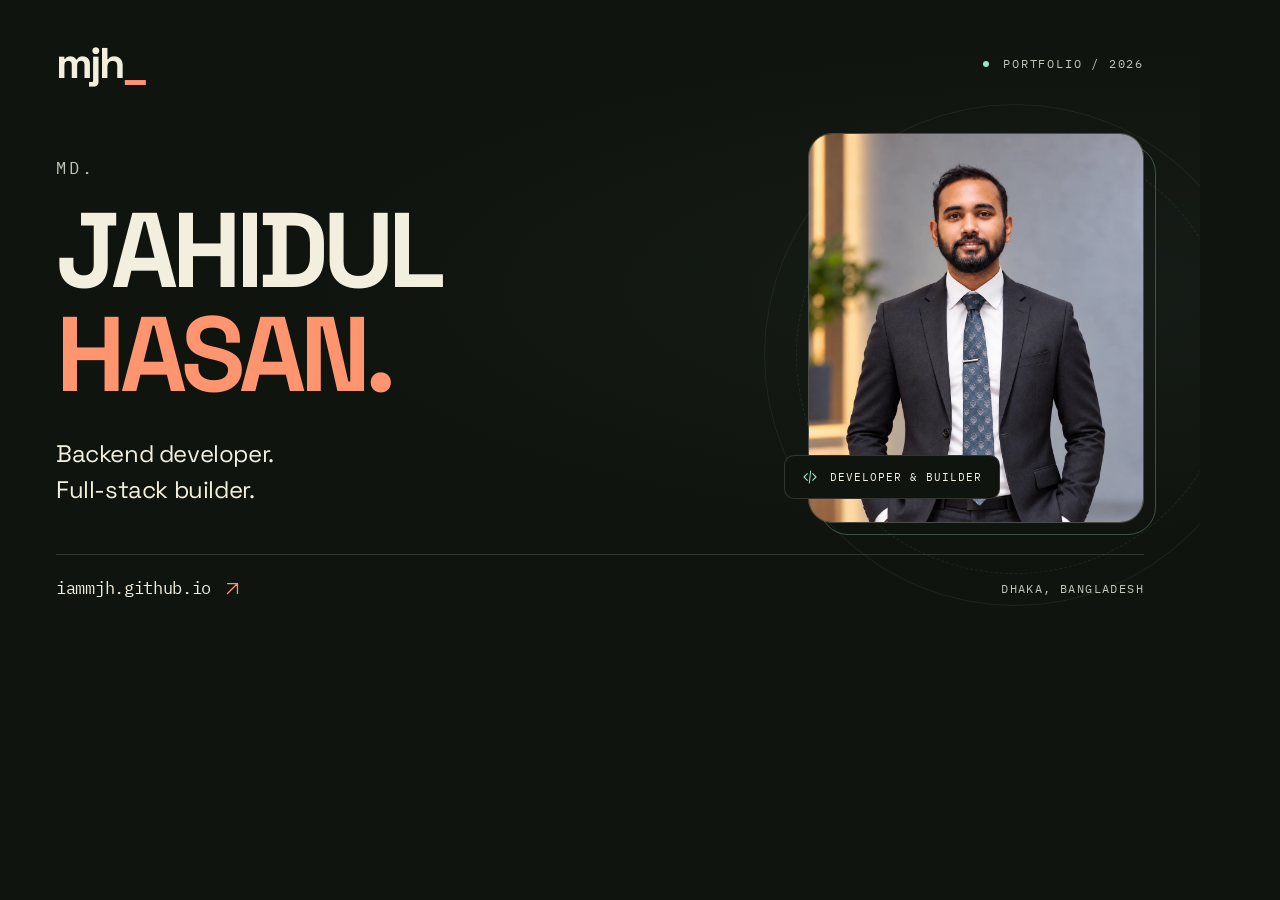
<file: assets/social-card.html>
<!doctype html>
<html lang="en">
<head>
  <meta charset="utf-8">
  <meta name="viewport" content="width=1200">
  <meta name="robots" content="noindex,nofollow">
  <title>Md. Jahidul Hasan — Portfolio social card</title>
  <link rel="icon" href="../favicon_io/favicon.svg?v=mjh-1" type="image/svg+xml">
  <style>
    @font-face {
      font-family: "Space Grotesk";
      src: url("fonts/space-grotesk-latin.woff2") format("woff2");
      font-style: normal;
      font-weight: 300 700;
    }

    @font-face {
      font-family: "IBM Plex Mono";
      src: url("fonts/ibm-plex-mono-latin.woff2") format("woff2");
      font-style: normal;
      font-weight: 400;
    }

    :root {
      color-scheme: dark;
      --charcoal: #10140f;
      --paper: #f3efdf;
      --orange: #ff956f;
      --mint: #9de0c9;
    }

    * { box-sizing: border-box; }

    html, body {
      margin: 0;
      width: 1200px;
      height: 630px;
      overflow: hidden;
      background: var(--charcoal);
    }

    body {
      color: var(--paper);
      font-family: "Space Grotesk", sans-serif;
      -webkit-font-smoothing: antialiased;
    }

    .card {
      position: relative;
      isolation: isolate;
      width: 1200px;
      height: 630px;
      padding: 42px 56px;
      background: radial-gradient(ellipse at 90% 46%, #9de0c90a, transparent 52%);
    }

    .mono { font-family: "IBM Plex Mono", monospace; }

    .topline {
      display: flex;
      align-items: center;
      justify-content: space-between;
    }

    .mark {
      font-size: 43px;
      font-weight: 700;
      line-height: 1;
      letter-spacing: -3px;
    }

    .mark span { color: var(--orange); }

    .edition {
      display: flex;
      align-items: center;
      gap: 14px;
      color: #bec7b8;
      font-size: 12px;
      letter-spacing: 1.8px;
    }

    .edition::before {
      content: "";
      width: 6px;
      height: 6px;
      border-radius: 50%;
      background: var(--mint);
    }

    .identity {
      position: absolute;
      top: 158px;
      left: 56px;
      width: 690px;
    }

    h1 {
      margin: 0;
      font-size: 106px;
      font-weight: 700;
      line-height: .98;
      letter-spacing: -6px;
    }

    h1 span { display: block; }

    h1 .prefix {
      margin-bottom: 21px;
      color: #bec7b8;
      font: 400 17px/1.2 "IBM Plex Mono", monospace;
      letter-spacing: 3px;
    }

    h1 .surname { color: var(--orange); }

    .role {
      margin: 29px 0 0;
      font-size: 24px;
      font-weight: 400;
      line-height: 1.5;
      letter-spacing: -.4px;
    }

    .role span { display: block; }

    .portrait {
      position: absolute;
      top: 133px;
      right: 56px;
      width: 336px;
      height: 390px;
      margin: 0;
    }

    .portrait::before {
      position: absolute;
      z-index: -1;
      inset: 12px -12px -12px 12px;
      border: 1px solid #9de0c94d;
      border-radius: 28px;
      content: "";
    }

    .portrait img {
      display: block;
      width: 100%;
      height: 100%;
      border: 1px solid #f3efdf40;
      border-radius: 24px;
      object-fit: cover;
      object-position: center 28%;
    }

    .portrait-label {
      position: absolute;
      left: -24px;
      bottom: 24px;
      display: flex;
      align-items: center;
      gap: 12px;
      margin: 0;
      padding: 13px 17px;
      border: 1px solid #f3efdf26;
      border-radius: 10px;
      background: var(--charcoal);
      color: var(--paper);
      font-size: 11px;
      letter-spacing: 1px;
    }

    .portrait-label svg {
      width: 16px;
      height: 16px;
      color: var(--mint);
    }

    .orbit {
      position: absolute;
      z-index: -1;
      top: 104px;
      right: -66px;
      width: 502px;
      height: 502px;
      border: 1px solid #9de0c914;
      border-radius: 50%;
    }

    .orbit::before {
      position: absolute;
      inset: 31px;
      border: 1px dashed #9de0c918;
      border-radius: 50%;
      content: "";
    }

    .orbit::after {
      position: absolute;
      top: 76px;
      left: 65px;
      width: 8px;
      height: 8px;
      border-radius: 50%;
      background: var(--orange);
      content: "";
    }

    .footer {
      position: absolute;
      right: 56px;
      bottom: 31px;
      left: 56px;
      display: flex;
      align-items: center;
      justify-content: space-between;
      padding-top: 22px;
      border-top: 1px solid #f3efdf26;
    }

    .domain {
      display: flex;
      align-items: center;
      gap: 13px;
      font-size: 17px;
      letter-spacing: -.3px;
    }

    .domain svg {
      width: 17px;
      height: 17px;
      color: var(--orange);
    }

    .location {
      margin: 0;
      color: #bec7b8;
      font-size: 12px;
      letter-spacing: 1.4px;
    }
  </style>
</head>
<body>
  <main class="card" aria-label="Md. Jahidul Hasan's developer portfolio">
    <header class="topline">
      <div class="mark" aria-label="mjh">mjh<span>_</span></div>
      <div class="edition mono">PORTFOLIO / 2026</div>
    </header>

    <div class="identity">
      <h1 aria-label="Md. Jahidul Hasan"><span class="prefix">MD.</span><span>JAHIDUL</span><span class="surname">HASAN.</span></h1>
      <p class="role"><span>Backend developer.</span><span>Full-stack builder.</span></p>
    </div>

    <div class="orbit" aria-hidden="true"></div>
    <figure class="portrait">
      <img src="Mohammad_Jahid.webp" width="1123" height="1401" alt="Portrait of Md. Jahidul Hasan wearing a dark suit and tie.">
      <figcaption class="portrait-label mono">
        <svg viewBox="0 0 24 24" fill="none" stroke="currentColor" stroke-width="1.6" stroke-linecap="round" stroke-linejoin="round" aria-hidden="true"><path d="m8 7-5 5 5 5m8-10 5 5-5 5m-3-14-2 18"/></svg>
        DEVELOPER &amp; BUILDER
      </figcaption>
    </figure>

    <footer class="footer mono">
      <div class="domain">iammjh.github.io<svg viewBox="0 0 24 24" fill="none" stroke="currentColor" stroke-width="1.8" stroke-linecap="round" stroke-linejoin="round" aria-hidden="true"><path d="M5 19 19 5M5 5h14v14"/></svg></div>
      <p class="location">DHAKA, BANGLADESH</p>
    </footer>
  </main>
</body>
</html>
</file>
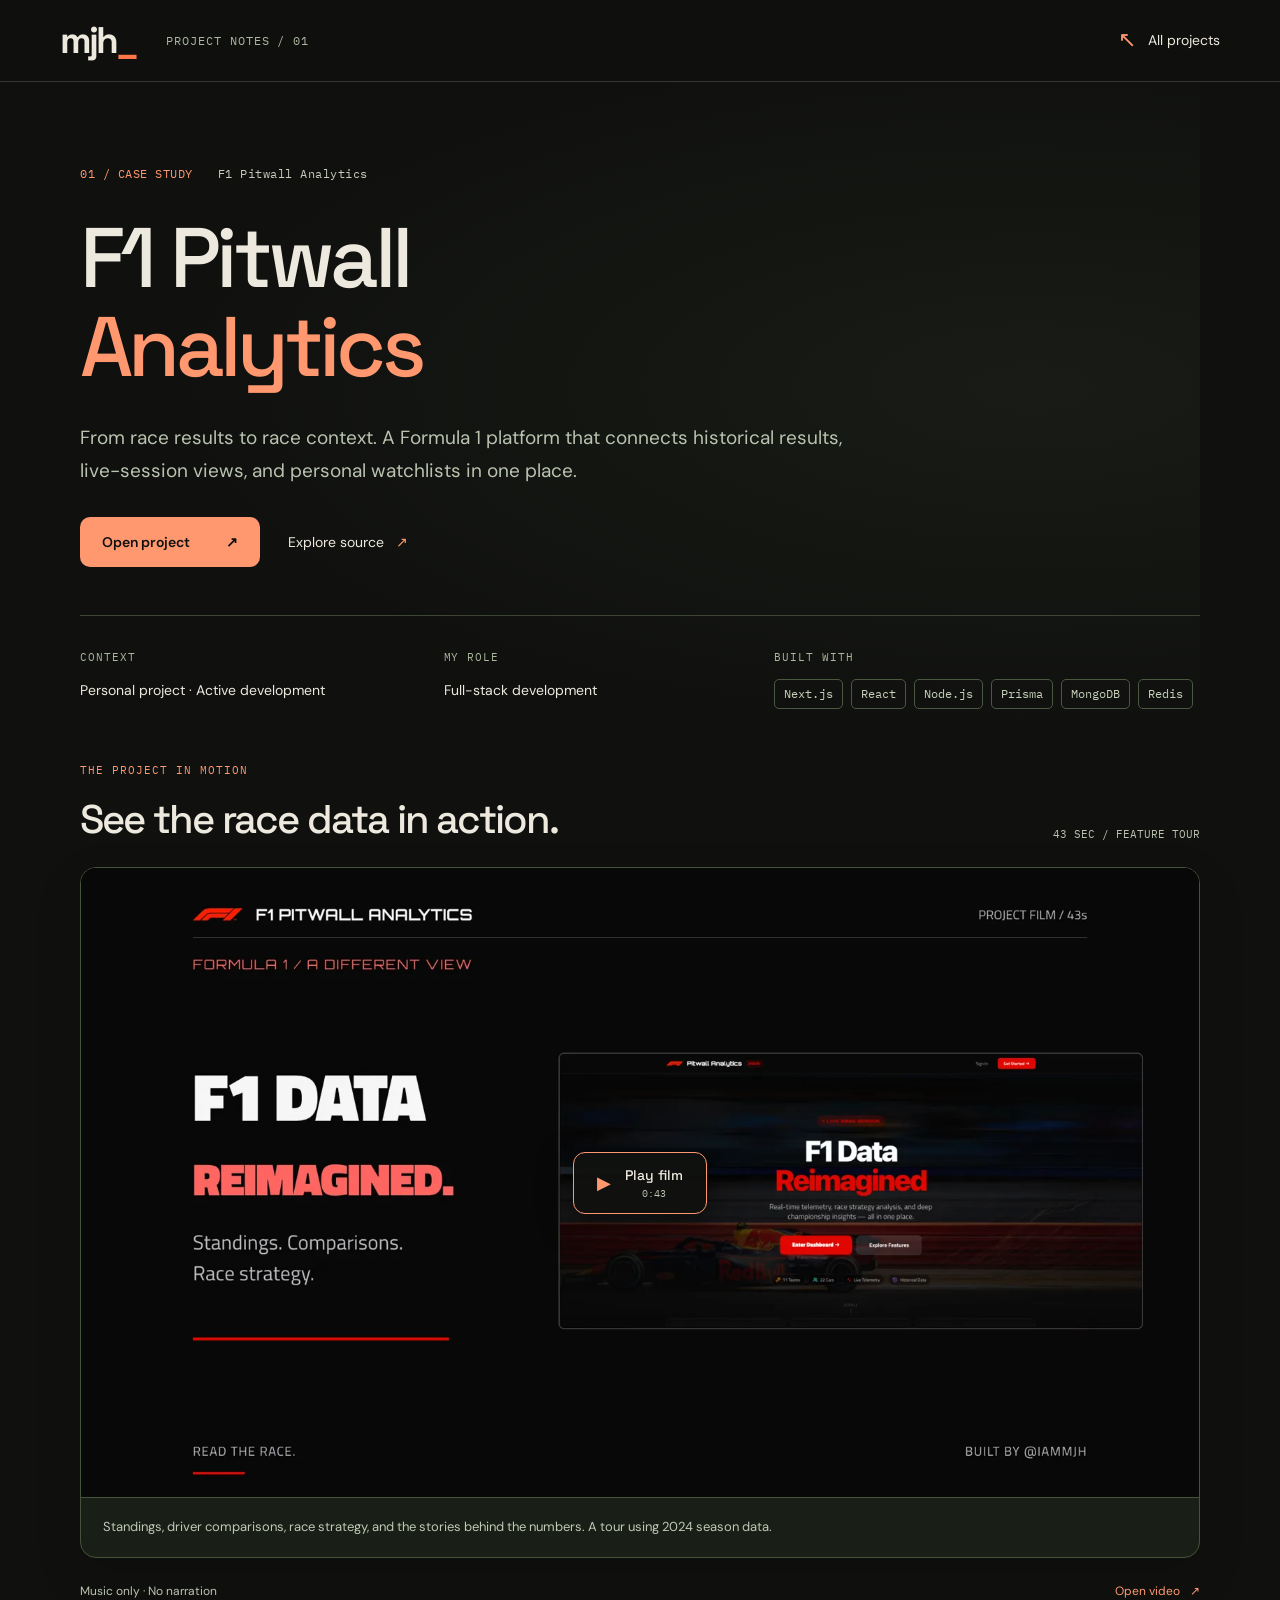
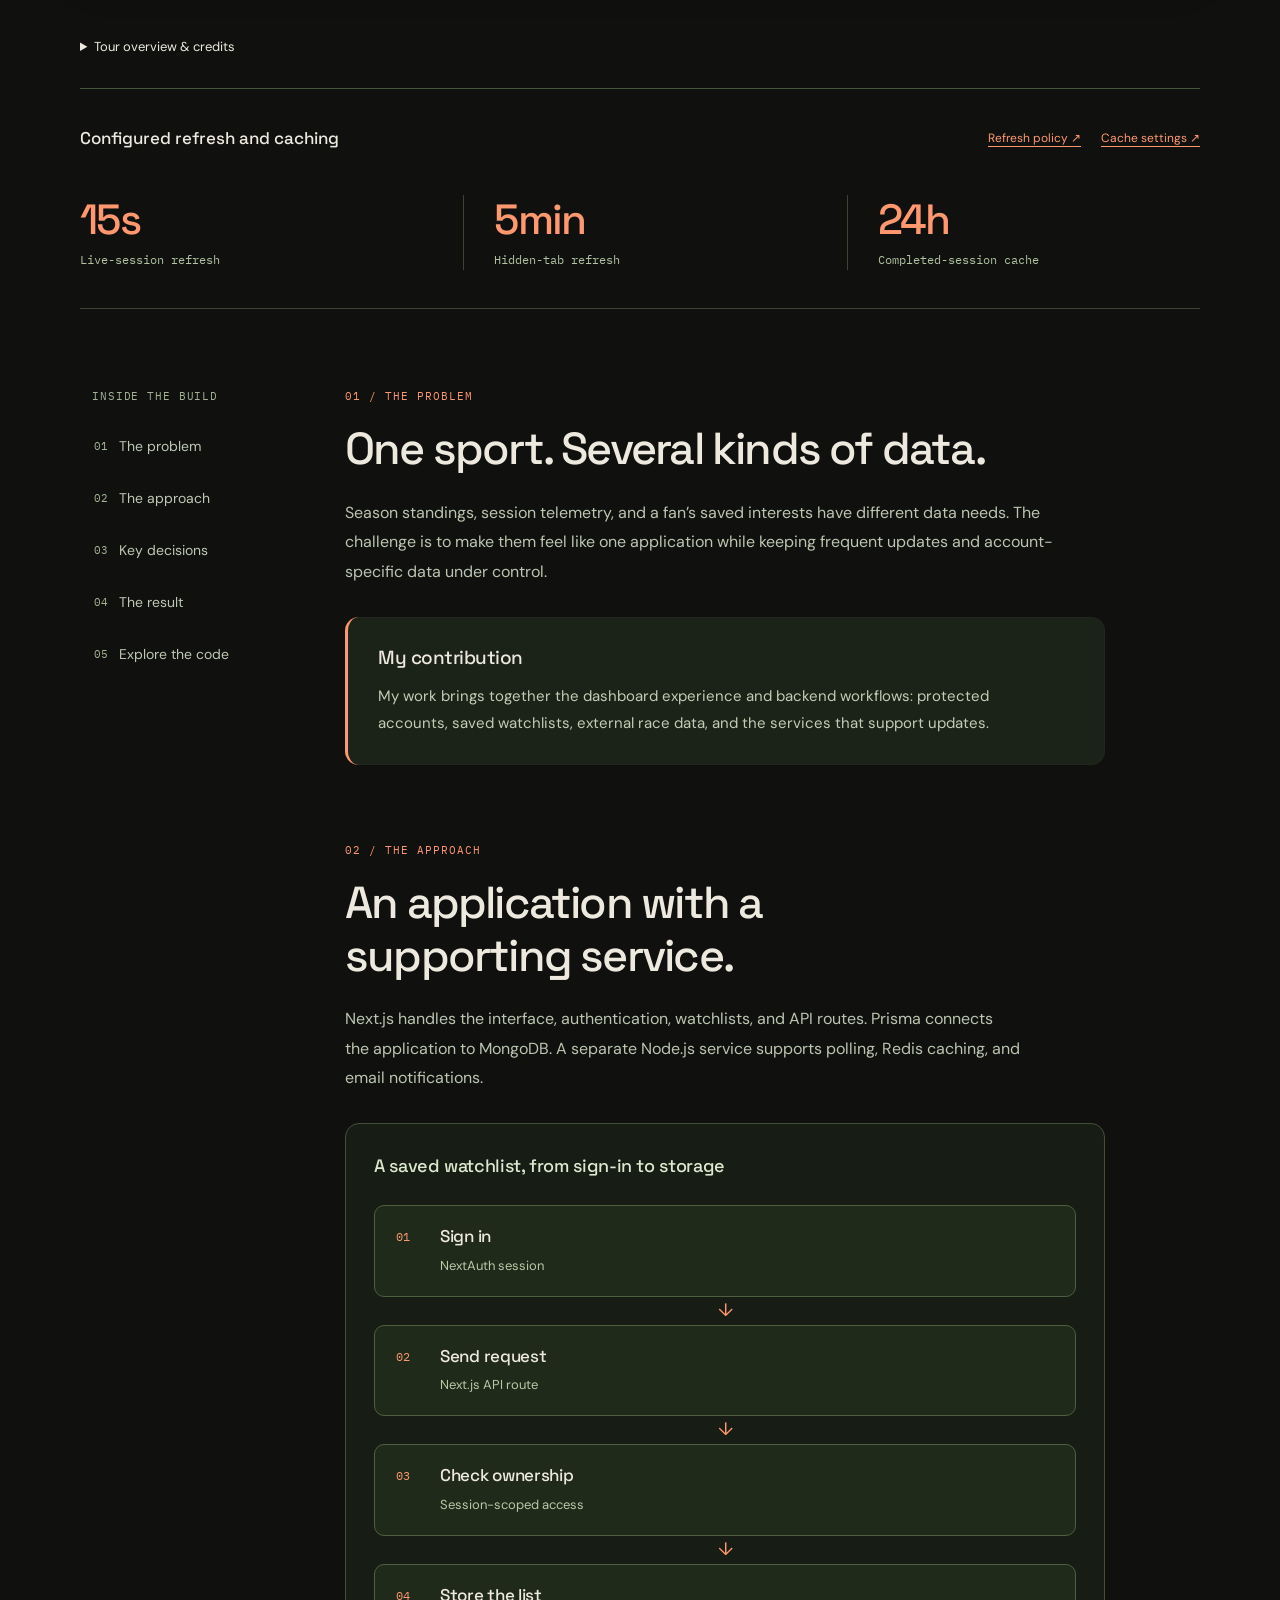
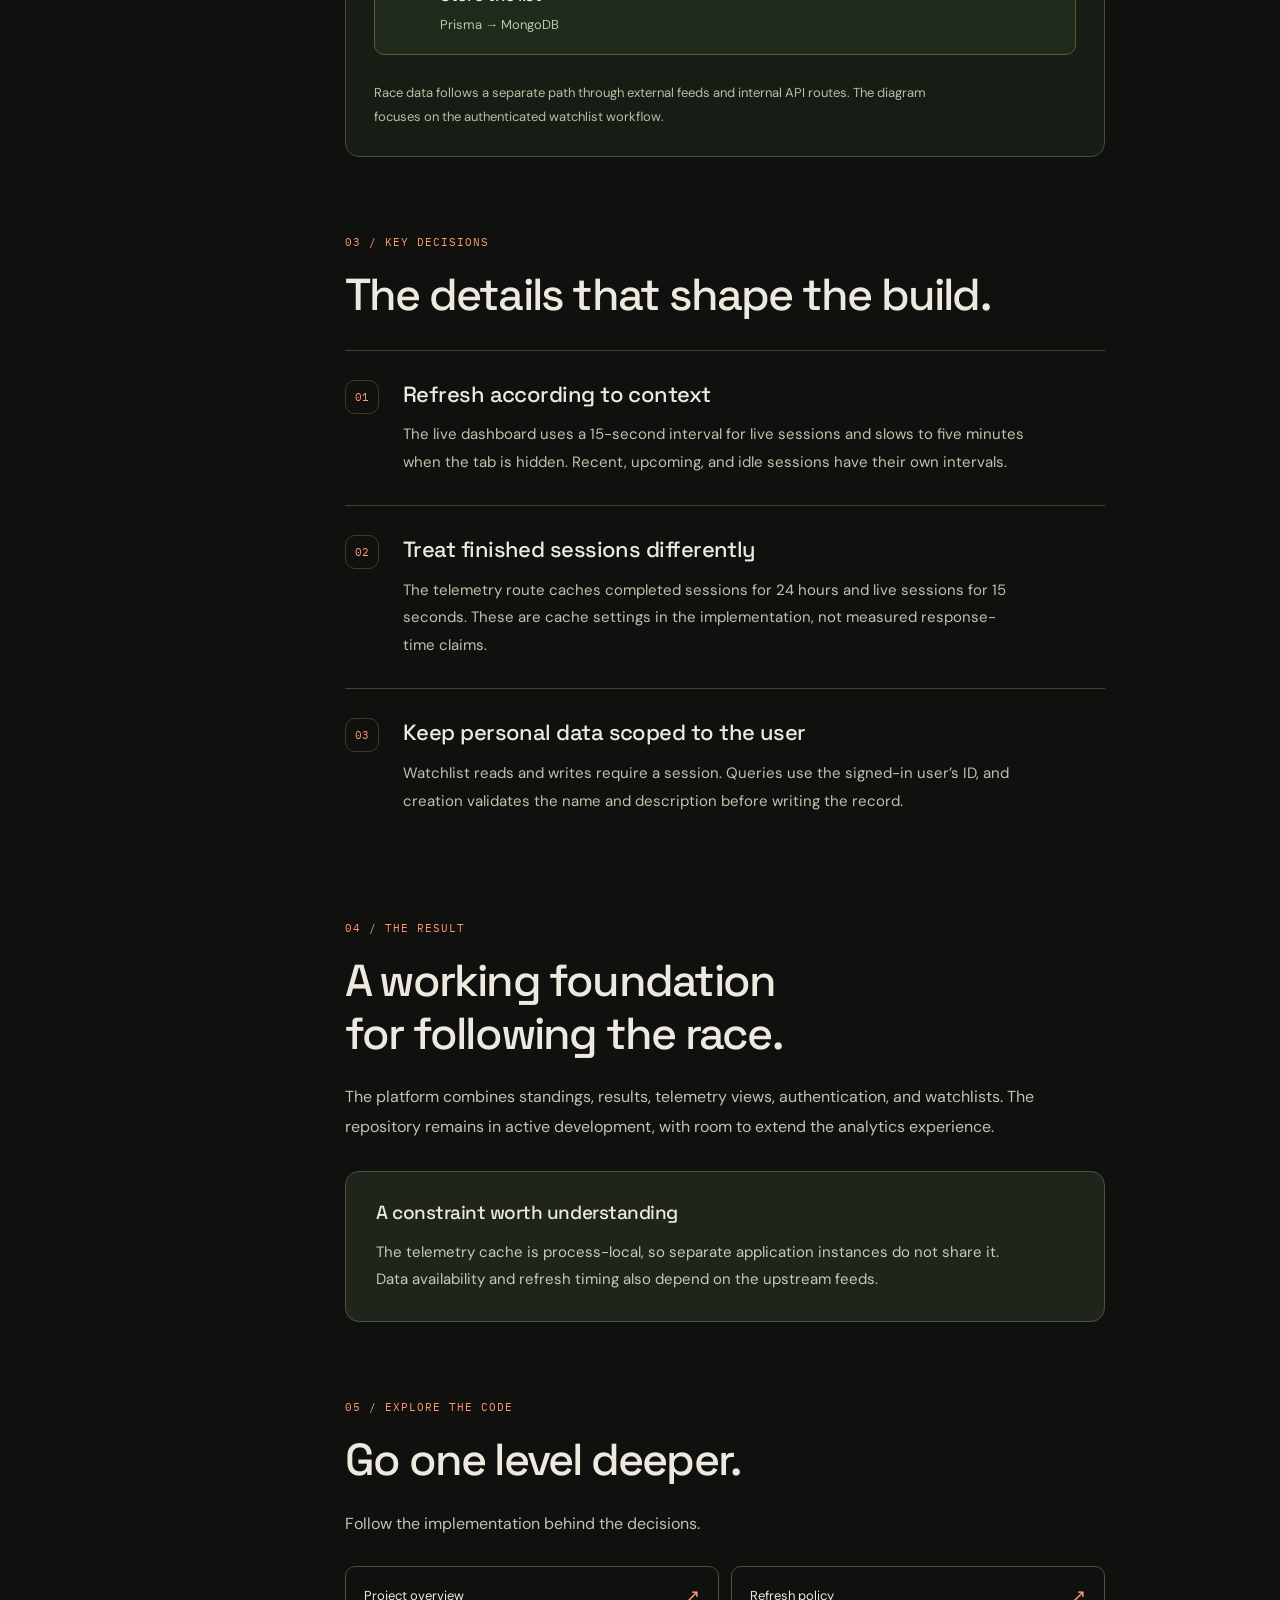
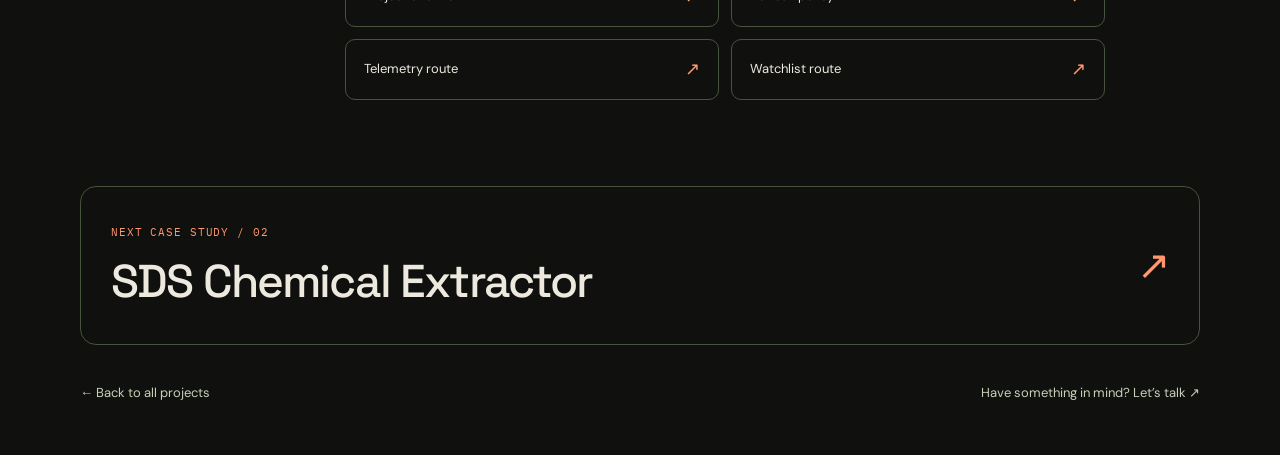
<file: projects/f1-analytics.html>
<!doctype html>
<html lang="en">
<head>
  <meta charset="utf-8"><meta name="viewport" content="width=device-width,initial-scale=1">
  <meta name="robots" content="index,follow"><meta name="theme-color" content="#10110f">
  <title>F1 Pitwall Analytics — Case study · Md. Jahidul Hasan</title>
  <meta name="description" content="F1 Pitwall Analytics by Md. Jahidul Hasan: a Next.js and Node.js Formula 1 platform for historical results, live-session views, and personal watchlists.">
  <link rel="canonical" href="https://iammjh.github.io/projects/f1-analytics.html">
  <meta property="og:type" content="article"><meta property="og:site_name" content="Md. Jahidul Hasan"><meta property="og:title" content="F1 Pitwall Analytics — Case study · Md. Jahidul Hasan">
  <meta property="og:description" content="F1 Pitwall Analytics by Md. Jahidul Hasan: a Next.js and Node.js Formula 1 platform for historical results, live-session views, and personal watchlists."><meta property="og:url" content="https://iammjh.github.io/projects/f1-analytics.html">
  <meta property="og:image" content="https://iammjh.github.io/assets/f1-pitwall-analytics.webp"><meta property="og:image:alt" content="F1 Pitwall Analytics live website">
  <meta name="twitter:card" content="summary_large_image"><meta name="twitter:title" content="F1 Pitwall Analytics — Case study · Md. Jahidul Hasan">
  <meta name="twitter:description" content="F1 Pitwall Analytics by Md. Jahidul Hasan: a Next.js and Node.js Formula 1 platform for historical results, live-session views, and personal watchlists."><meta name="twitter:image" content="https://iammjh.github.io/assets/f1-pitwall-analytics.webp"><meta name="twitter:image:alt" content="F1 Pitwall Analytics live website">
  <link rel="icon" href="/favicon_io/favicon.ico?v=mjh-1" sizes="any">
  <link rel="icon" type="image/png" sizes="16x16" href="/favicon_io/favicon-16x16.png?v=mjh-1">
  <link rel="icon" type="image/png" sizes="32x32" href="/favicon_io/favicon-32x32.png?v=mjh-1">
  <link rel="icon" type="image/svg+xml" sizes="any" href="/favicon_io/favicon.svg?v=mjh-1">
  <link rel="apple-touch-icon" sizes="180x180" href="/favicon_io/apple-touch-icon.png?v=mjh-1">
  <link rel="manifest" href="/favicon_io/site.webmanifest?v=mjh-1">
  <link rel="stylesheet" href="../style.css?v=6"><link rel="stylesheet" href="../case-study.css?v=6">
  <link rel="preload" href="../assets/fonts/space-grotesk-latin.woff2" as="font" type="font/woff2" crossorigin>
  <link rel="preload" href="../assets/fonts/dm-sans-latin.woff2" as="font" type="font/woff2" crossorigin>
  <script src="../case-study.js?v=6" defer></script><script src="../register-sw.js?v=4" defer></script>
  <link rel="stylesheet" href="../cursor.css?v=3"><script src="../cursor.js?v=2" defer></script>
</head>
<body class="case-page theme-f1">
<a class="skip-link" href="#case-main">Skip to case study</a>
<div class="case-progress" aria-hidden="true"></div>
<header class="case-header"><a class="brand" href="../#home" aria-label="Md. Jahidul Hasan — portfolio"><span class="brand-mark">mjh<span>_</span></span></a><span class="case-header-label mono">PROJECT NOTES / 01</span><a class="case-back" href="../#work"><span aria-hidden="true">↖</span> All projects</a></header>
<main id="case-main" class="case-shell">
  <section class="case-hero" aria-labelledby="case-title">
    <p class="case-kicker mono"><span>01 / CASE STUDY</span> F1 Pitwall Analytics</p>
    <h1 id="case-title">F1 Pitwall <br><em>Analytics</em></h1>
    <p class="case-intro">From race results to race context. A Formula 1 platform that connects historical results, live-session views, and personal watchlists in one place.</p>
    <div class="case-actions"><a class="case-button" href="https://pitwall-analytics.vercel.app/" target="_blank" rel="noopener noreferrer">Open project <span aria-hidden="true">↗</span></a><a class="case-source" href="https://github.com/iammjh/f1-analytics" target="_blank" rel="noopener noreferrer">Explore source <span aria-hidden="true">↗</span></a></div>
    <div class="case-brief"><div><span class="mono">CONTEXT</span><p>Personal project · Active development</p></div><div><span class="mono">MY ROLE</span><p>Full-stack development</p></div><div><span class="mono">BUILT WITH</span><div class="case-tags"><span>Next.js</span><span>React</span><span>Node.js</span><span>Prisma</span><span>MongoDB</span><span>Redis</span></div></div></div>
  </section>
  <section id="project-demo" class="case-demo" aria-labelledby="demo-title">
    <div class="case-demo-heading"><div><p class="case-eyebrow mono">THE PROJECT IN MOTION</p><h2 id="demo-title">See the race data in action.</h2></div><span class="case-demo-duration mono">43 SEC / FEATURE TOUR</span></div>
    <figure class="case-cover">
      <div class="case-player">
      <video id="f1-demo-video" controls playsinline preload="none" width="1920" height="1080" poster="../assets/f1-pitwall-demo-poster.webp" aria-label="F1 Pitwall Analytics feature tour" aria-describedby="demo-description" tabindex="0">
        <source src="../assets/video/f1-pitwall-analytics-demo.mp4" type="video/mp4">
        <p>Your browser cannot play this video. <a href="../assets/video/f1-pitwall-analytics-demo.mp4">Open the MP4</a>.</p>
      </video>
      <button class="case-play" type="button" aria-controls="f1-demo-video" aria-label="Play the 43-second F1 Pitwall Analytics film" hidden><span class="case-play-icon" aria-hidden="true">▶</span><span>Play film <small class="mono">0:43</small></span></button>
      </div>
      <figcaption id="demo-description">Standings, driver comparisons, race strategy, and the stories behind the numbers. A tour using 2024 season data.</figcaption>
    </figure>
    <div class="case-demo-links"><span>Music only · No narration</span><a href="../assets/video/f1-pitwall-analytics-demo.mp4">Open video <span aria-hidden="true">↗</span></a></div>
    <p class="case-video-status" role="status" hidden></p>
    <details class="case-demo-notes"><summary>Tour overview &amp; credits</summary>
      <ol><li><span class="mono">00:00</span> F1 Pitwall Analytics — an introduction to the platform.</li><li><span class="mono">00:04</span> Championship standings and the leading drivers.</li><li><span class="mono">00:10</span> Compare drivers head to head and change the selection.</li><li><span class="mono">00:16</span> Explore pit-stop stints and highlight Norris’s race strategy.</li><li><span class="mono">00:21</span> Follow points progression across the season.</li><li><span class="mono">00:27</span> Browse driver profiles and open Verstappen’s details.</li><li><span class="mono">00:33</span> Search for Monaco and explore its circuit information.</li><li><span class="mono">00:39</span> Visit the project to explore more.</li></ol>
      <p>Dashboard scenes use the project running locally with public historical data.</p>
      <p>Music: <a href="https://ende.app/en/song/12881-happy-beats-business-moves-vol-12" target="_blank" rel="noopener noreferrer">Happy Beats &amp; Business Moves Vol. 12</a> by Sascha Ende, <a href="https://creativecommons.org/licenses/by/4.0/" target="_blank" rel="noopener noreferrer">CC BY 4.0</a>. Edited excerpt with volume adjustments and fades.</p>
    </details>
  </section>
  <div class="case-facts-heading"><h2 id="refresh-settings">Configured refresh and caching</h2><div class="case-facts-sources"><a href="https://github.com/iammjh/f1-analytics/blob/23d2cc6e2bed7c7d56b822ea15ecd92a62e823fc/next-app/lib/live-poll-interval.ts" target="_blank" rel="noopener noreferrer">Refresh policy ↗</a><a href="https://github.com/iammjh/f1-analytics/blob/23d2cc6e2bed7c7d56b822ea15ecd92a62e823fc/next-app/app/api/telemetry/route.ts" target="_blank" rel="noopener noreferrer">Cache settings ↗</a></div></div>
  <dl class="case-facts case-reveal" aria-labelledby="refresh-settings"><div><dt>Live-session refresh</dt><dd>15s</dd></div><div><dt>Hidden-tab refresh</dt><dd>5min</dd></div><div><dt>Completed-session cache</dt><dd>24h</dd></div></dl>
  <div class="case-reading-layout">
    <nav class="case-toc" aria-label="Case study sections"><span class="mono">INSIDE THE BUILD</span><a href="#problem">01 <span>The problem</span></a><a href="#approach">02 <span>The approach</span></a><a href="#decisions">03 <span>Key decisions</span></a><a href="#outcome">04 <span>The result</span></a><a href="#project-sources">05 <span>Explore the code</span></a></nav>
    <div class="case-story">
      <section id="problem" class="case-section case-reveal" data-case-section><p class="case-eyebrow mono">01 / THE PROBLEM</p><h2>One sport. Several kinds of data.</h2><p>Season standings, session telemetry, and a fan’s saved interests have different data needs. The challenge is to make them feel like one application while keeping frequent updates and account-specific data under control.</p><aside class="case-role"><h3>My contribution</h3><p>My work brings together the dashboard experience and backend workflows: protected accounts, saved watchlists, external race data, and the services that support updates.</p></aside></section>
      <section id="approach" class="case-section case-reveal" data-case-section><p class="case-eyebrow mono">02 / THE APPROACH</p><h2>An application with a supporting service.</h2><p>Next.js handles the interface, authentication, watchlists, and API routes. Prisma connects the application to MongoDB. A separate Node.js service supports polling, Redis caching, and email notifications.</p><figure class="case-architecture"><figcaption>A saved watchlist, from sign-in to storage</figcaption><ol class="case-flow"><li><span class="flow-number">01</span><strong>Sign in</strong><span>NextAuth session</span></li><li><span class="flow-number">02</span><strong>Send request</strong><span>Next.js API route</span></li><li><span class="flow-number">03</span><strong>Check ownership</strong><span>Session-scoped access</span></li><li><span class="flow-number">04</span><strong>Store the list</strong><span>Prisma → MongoDB</span></li></ol><p>Race data follows a separate path through external feeds and internal API routes. The diagram focuses on the authenticated watchlist workflow.</p></figure></section>
      <section id="decisions" class="case-section" data-case-section><p class="case-eyebrow mono">03 / KEY DECISIONS</p><h2>The details that shape the build.</h2><div class="case-decisions"><article class="case-decision case-reveal"><span class="decision-number mono">01</span><div><h3>Refresh according to context</h3><p>The live dashboard uses a 15-second interval for live sessions and slows to five minutes when the tab is hidden. Recent, upcoming, and idle sessions have their own intervals.</p></div></article><article class="case-decision case-reveal"><span class="decision-number mono">02</span><div><h3>Treat finished sessions differently</h3><p>The telemetry route caches completed sessions for 24 hours and live sessions for 15 seconds. These are cache settings in the implementation, not measured response-time claims.</p></div></article><article class="case-decision case-reveal"><span class="decision-number mono">03</span><div><h3>Keep personal data scoped to the user</h3><p>Watchlist reads and writes require a session. Queries use the signed-in user’s ID, and creation validates the name and description before writing the record.</p></div></article></div></section>
      <section id="outcome" class="case-section case-reveal" data-case-section><p class="case-eyebrow mono">04 / THE RESULT</p><h2>A working foundation for following the race.</h2><p>The platform combines standings, results, telemetry views, authentication, and watchlists. The repository remains in active development, with room to extend the analytics experience.</p><div class="case-constraint"><h3>A constraint worth understanding</h3><p>The telemetry cache is process-local, so separate application instances do not share it. Data availability and refresh timing also depend on the upstream feeds.</p></div></section>
      <section id="project-sources" class="case-section case-reveal" data-case-section><p class="case-eyebrow mono">05 / EXPLORE THE CODE</p><h2>Go one level deeper.</h2><p>Follow the implementation behind the decisions.</p><div class="case-evidence"><a href="https://github.com/iammjh/f1-analytics/blob/23d2cc6e2bed7c7d56b822ea15ecd92a62e823fc/README.md" target="_blank" rel="noopener noreferrer">Project overview <span aria-hidden="true">↗</span></a><a href="https://github.com/iammjh/f1-analytics/blob/23d2cc6e2bed7c7d56b822ea15ecd92a62e823fc/next-app/lib/live-poll-interval.ts" target="_blank" rel="noopener noreferrer">Refresh policy <span aria-hidden="true">↗</span></a><a href="https://github.com/iammjh/f1-analytics/blob/23d2cc6e2bed7c7d56b822ea15ecd92a62e823fc/next-app/app/api/telemetry/route.ts" target="_blank" rel="noopener noreferrer">Telemetry route <span aria-hidden="true">↗</span></a><a href="https://github.com/iammjh/f1-analytics/blob/23d2cc6e2bed7c7d56b822ea15ecd92a62e823fc/next-app/app/api/watchlist/route.ts" target="_blank" rel="noopener noreferrer">Watchlist route <span aria-hidden="true">↗</span></a></div></section>
    </div>
  </div>
  <a class="case-next case-reveal" href="sds-extractor.html"><span class="mono">NEXT CASE STUDY / 02</span><strong>SDS Chemical Extractor</strong><span class="case-next-arrow" aria-hidden="true">↗</span></a>
  <footer class="case-footer"><a href="../#work">← Back to all projects</a><a href="../#contact">Have something in mind? Let’s talk ↗</a></footer>
</main>
</body>
</html>
</file>
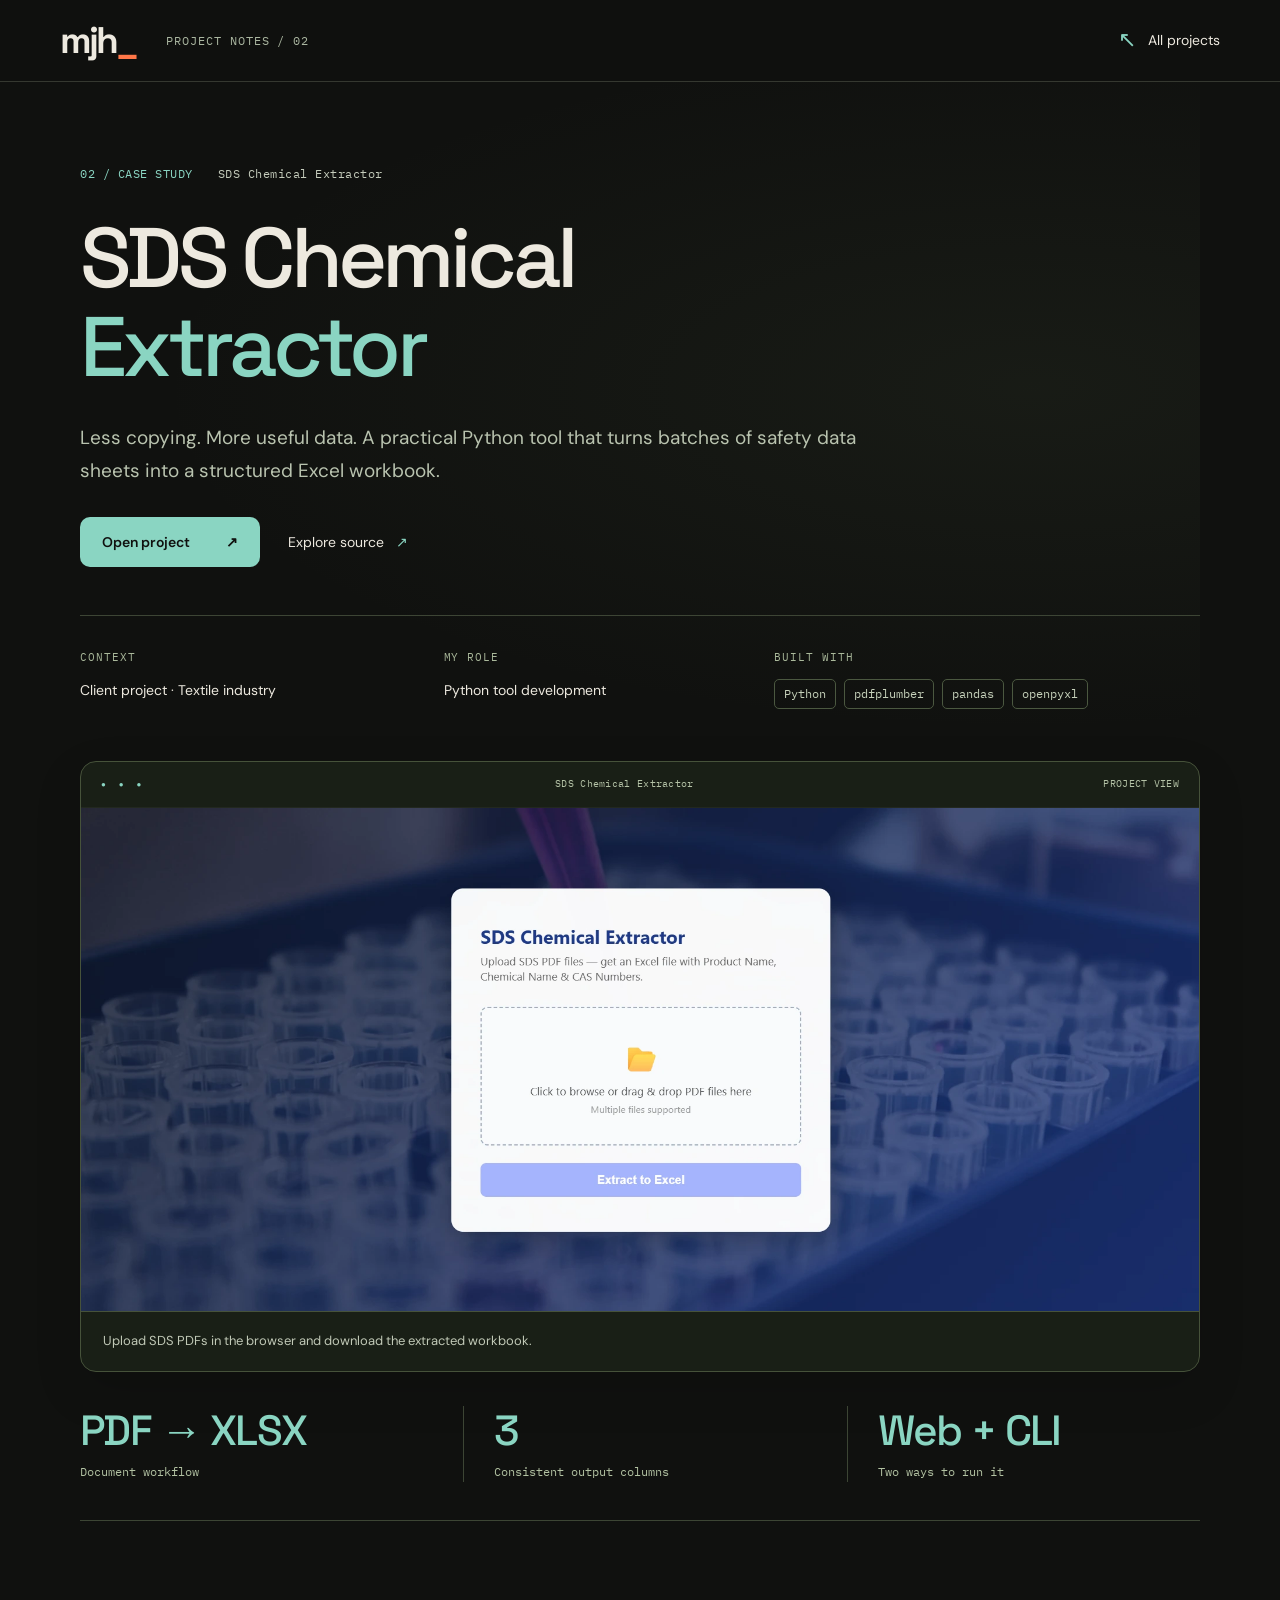
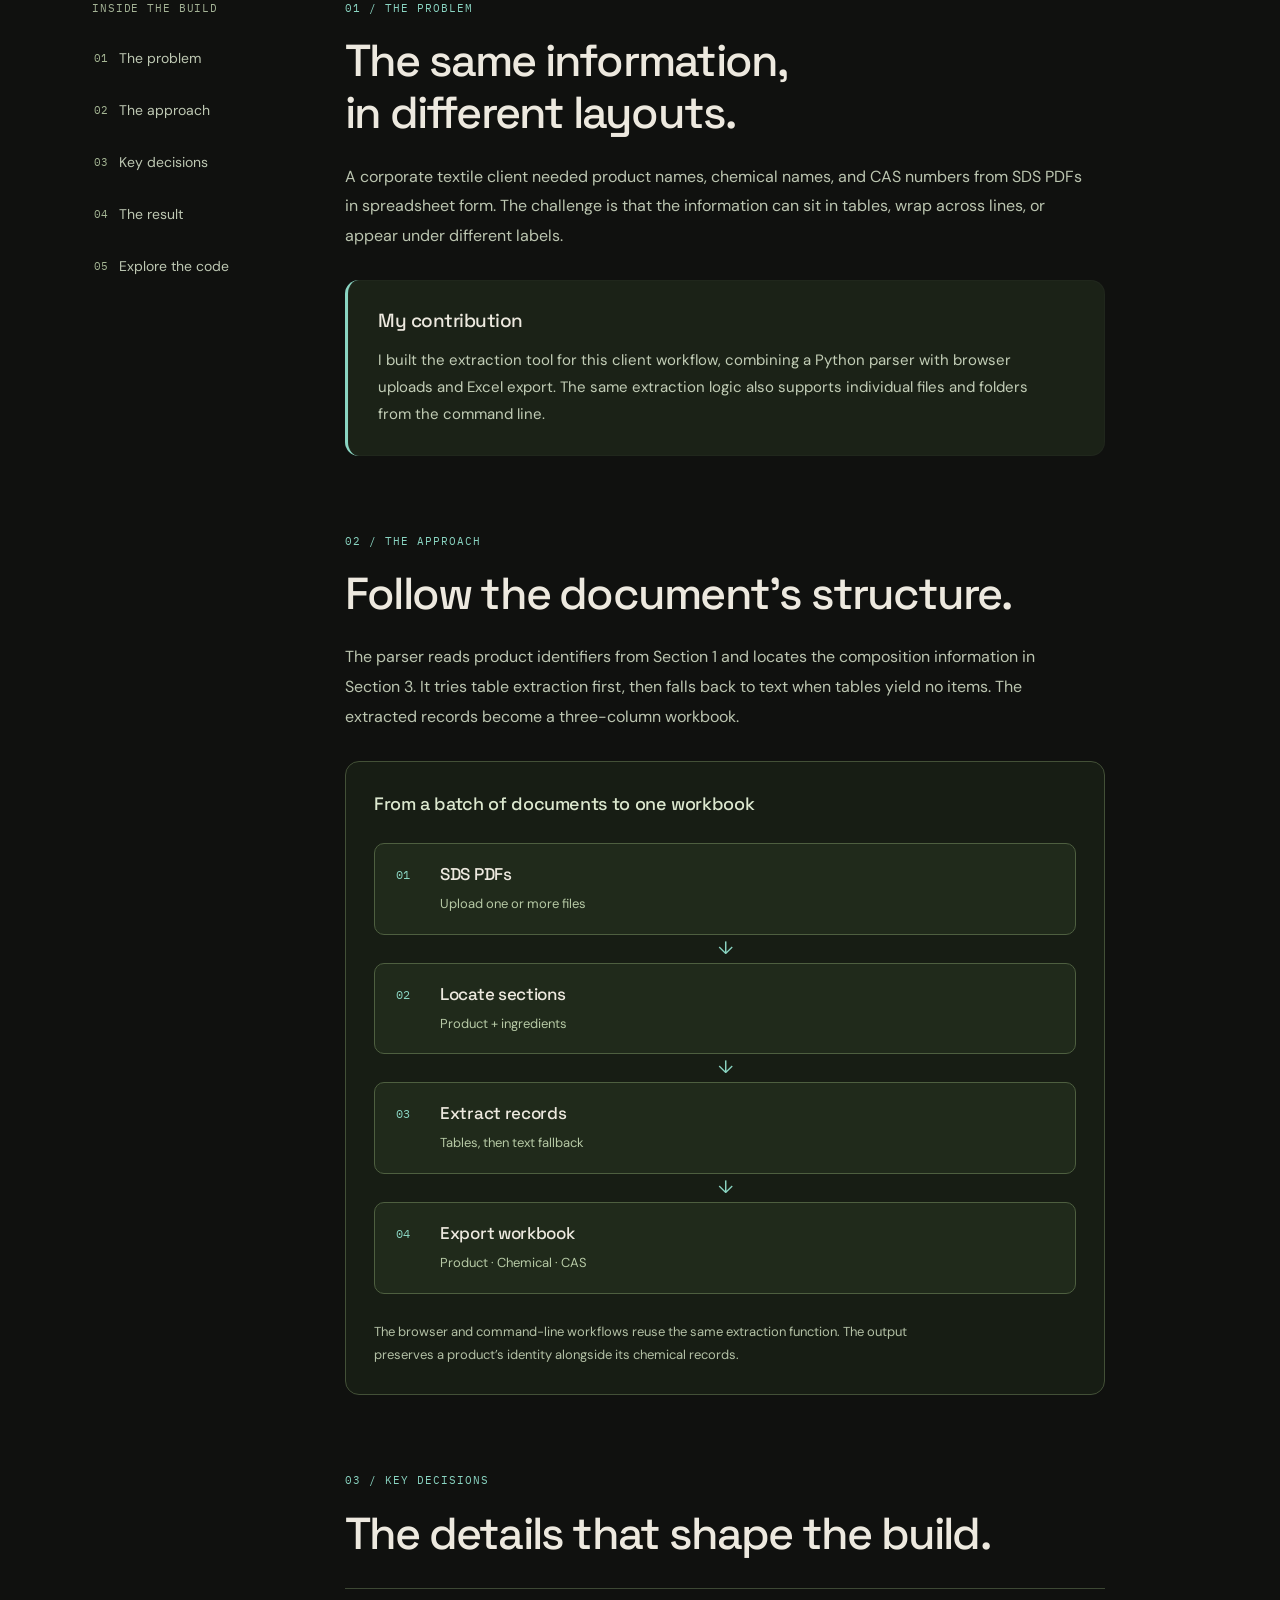
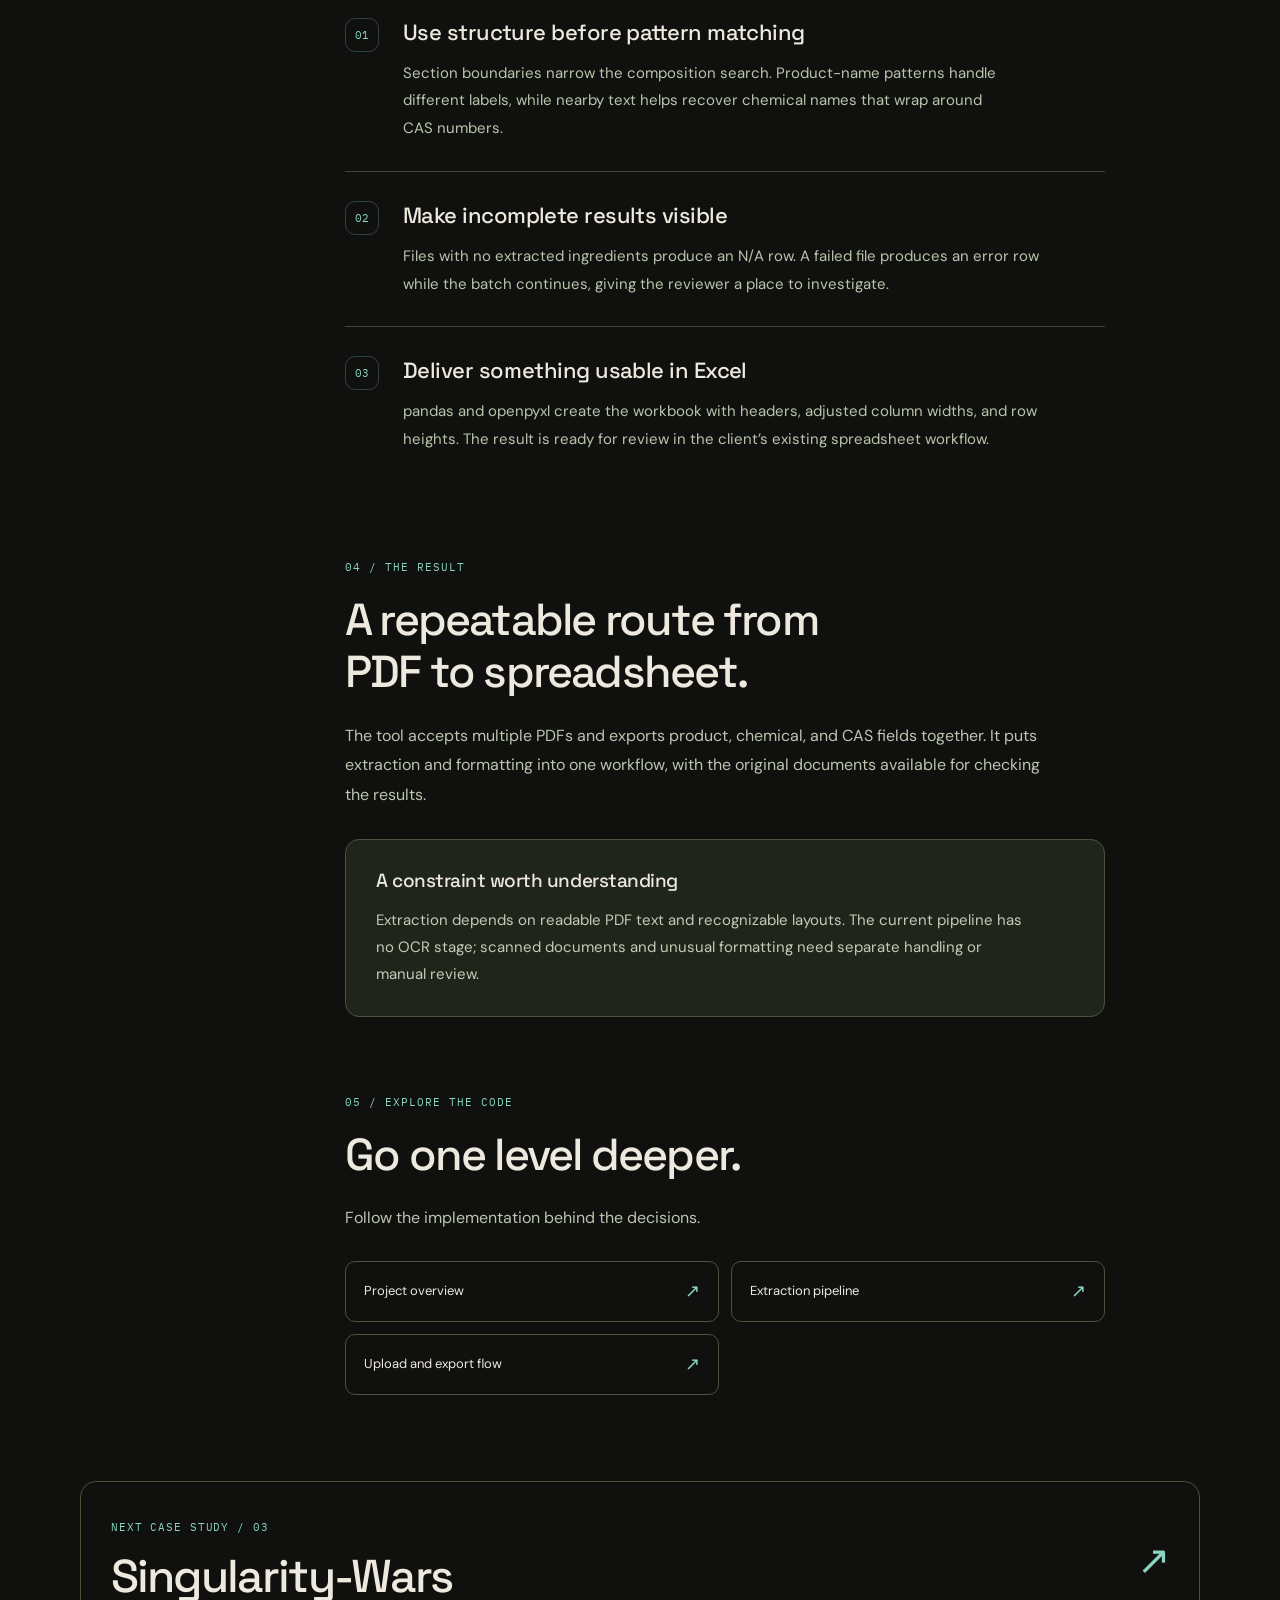
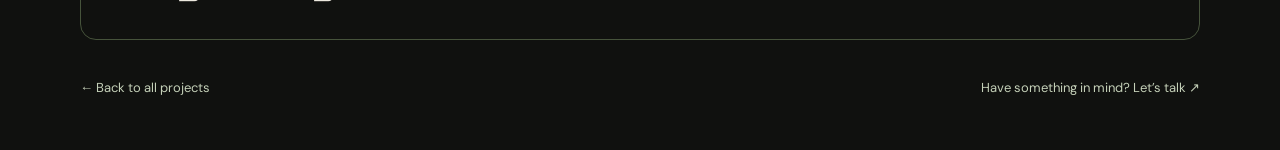
<file: projects/sds-extractor.html>
<!doctype html>
<html lang="en">
<head>
  <meta charset="utf-8"><meta name="viewport" content="width=device-width,initial-scale=1">
  <meta name="robots" content="index,follow"><meta name="theme-color" content="#10110f">
  <title>SDS Chemical Extractor — Case study · Md. Jahidul Hasan</title>
  <meta name="description" content="SDS Chemical Extractor by Md. Jahidul Hasan: a Python tool that extracts product names, chemicals, and CAS numbers from safety data sheets into Excel.">
  <link rel="canonical" href="https://iammjh.github.io/projects/sds-extractor.html">
  <meta property="og:type" content="article"><meta property="og:site_name" content="Md. Jahidul Hasan"><meta property="og:title" content="SDS Chemical Extractor — Case study · Md. Jahidul Hasan">
  <meta property="og:description" content="SDS Chemical Extractor by Md. Jahidul Hasan: a Python tool that extracts product names, chemicals, and CAS numbers from safety data sheets into Excel."><meta property="og:url" content="https://iammjh.github.io/projects/sds-extractor.html">
  <meta property="og:image" content="https://iammjh.github.io/assets/sds-chemical-extractor.webp"><meta property="og:image:alt" content="SDS Chemical Extractor upload interface">
  <meta name="twitter:card" content="summary_large_image"><meta name="twitter:title" content="SDS Chemical Extractor — Case study · Md. Jahidul Hasan">
  <meta name="twitter:description" content="SDS Chemical Extractor by Md. Jahidul Hasan: a Python tool that extracts product names, chemicals, and CAS numbers from safety data sheets into Excel."><meta name="twitter:image" content="https://iammjh.github.io/assets/sds-chemical-extractor.webp"><meta name="twitter:image:alt" content="SDS Chemical Extractor upload interface">
  <link rel="icon" href="/favicon_io/favicon.ico?v=mjh-1" sizes="any">
  <link rel="icon" type="image/png" sizes="16x16" href="/favicon_io/favicon-16x16.png?v=mjh-1">
  <link rel="icon" type="image/png" sizes="32x32" href="/favicon_io/favicon-32x32.png?v=mjh-1">
  <link rel="icon" type="image/svg+xml" sizes="any" href="/favicon_io/favicon.svg?v=mjh-1">
  <link rel="apple-touch-icon" sizes="180x180" href="/favicon_io/apple-touch-icon.png?v=mjh-1">
  <link rel="manifest" href="/favicon_io/site.webmanifest?v=mjh-1">
  <link rel="stylesheet" href="../style.css?v=6"><link rel="stylesheet" href="../case-study.css?v=6">
  <link rel="preload" href="../assets/fonts/space-grotesk-latin.woff2" as="font" type="font/woff2" crossorigin>
  <link rel="preload" href="../assets/fonts/dm-sans-latin.woff2" as="font" type="font/woff2" crossorigin>
  <script src="../case-study.js?v=6" defer></script><script src="../register-sw.js?v=4" defer></script>
  <link rel="stylesheet" href="../cursor.css?v=3"><script src="../cursor.js?v=2" defer></script>
</head>
<body class="case-page theme-sds">
<a class="skip-link" href="#case-main">Skip to case study</a>
<div class="case-progress" aria-hidden="true"></div>
<header class="case-header"><a class="brand" href="../#home" aria-label="Md. Jahidul Hasan — portfolio"><span class="brand-mark">mjh<span>_</span></span></a><span class="case-header-label mono">PROJECT NOTES / 02</span><a class="case-back" href="../#work"><span aria-hidden="true">↖</span> All projects</a></header>
<main id="case-main" class="case-shell">
  <section class="case-hero" aria-labelledby="case-title">
    <p class="case-kicker mono"><span>02 / CASE STUDY</span> SDS Chemical Extractor</p>
    <h1 id="case-title">SDS Chemical <br><em>Extractor</em></h1>
    <p class="case-intro">Less copying. More useful data. A practical Python tool that turns batches of safety data sheets into a structured Excel workbook.</p>
    <div class="case-actions"><a class="case-button" href="https://sds-chemical-extractor.onrender.com/" target="_blank" rel="noopener noreferrer">Open project <span aria-hidden="true">↗</span></a><a class="case-source" href="https://github.com/iammjh/sds_chemical_extractor" target="_blank" rel="noopener noreferrer">Explore source <span aria-hidden="true">↗</span></a></div>
    <div class="case-brief"><div><span class="mono">CONTEXT</span><p>Client project · Textile industry</p></div><div><span class="mono">MY ROLE</span><p>Python tool development</p></div><div><span class="mono">BUILT WITH</span><div class="case-tags"><span>Python</span><span>pdfplumber</span><span>pandas</span><span>openpyxl</span></div></div></div>
  </section>
  <figure class="case-cover case-reveal"><div class="case-window mono"><span aria-hidden="true">● ● ●</span><span>SDS Chemical Extractor</span><span>PROJECT VIEW</span></div><img src="../assets/sds-chemical-extractor.webp" alt="SDS Chemical Extractor upload interface" width="1917" height="863" decoding="async" loading="lazy"><figcaption>Upload SDS PDFs in the browser and download the extracted workbook.</figcaption></figure>
  <dl class="case-facts case-reveal"><div><dt>Document workflow</dt><dd>PDF → XLSX</dd></div><div><dt>Consistent output columns</dt><dd>3</dd></div><div><dt>Two ways to run it</dt><dd>Web + CLI</dd></div></dl>
  <div class="case-reading-layout">
    <nav class="case-toc" aria-label="Case study sections"><span class="mono">INSIDE THE BUILD</span><a href="#problem">01 <span>The problem</span></a><a href="#approach">02 <span>The approach</span></a><a href="#decisions">03 <span>Key decisions</span></a><a href="#outcome">04 <span>The result</span></a><a href="#project-sources">05 <span>Explore the code</span></a></nav>
    <div class="case-story">
      <section id="problem" class="case-section case-reveal" data-case-section><p class="case-eyebrow mono">01 / THE PROBLEM</p><h2>The same information, in different layouts.</h2><p>A corporate textile client needed product names, chemical names, and CAS numbers from SDS PDFs in spreadsheet form. The challenge is that the information can sit in tables, wrap across lines, or appear under different labels.</p><aside class="case-role"><h3>My contribution</h3><p>I built the extraction tool for this client workflow, combining a Python parser with browser uploads and Excel export. The same extraction logic also supports individual files and folders from the command line.</p></aside></section>
      <section id="approach" class="case-section case-reveal" data-case-section><p class="case-eyebrow mono">02 / THE APPROACH</p><h2>Follow the document’s structure.</h2><p>The parser reads product identifiers from Section 1 and locates the composition information in Section 3. It tries table extraction first, then falls back to text when tables yield no items. The extracted records become a three-column workbook.</p><figure class="case-architecture"><figcaption>From a batch of documents to one workbook</figcaption><ol class="case-flow"><li><span class="flow-number">01</span><strong>SDS PDFs</strong><span>Upload one or more files</span></li><li><span class="flow-number">02</span><strong>Locate sections</strong><span>Product + ingredients</span></li><li><span class="flow-number">03</span><strong>Extract records</strong><span>Tables, then text fallback</span></li><li><span class="flow-number">04</span><strong>Export workbook</strong><span>Product · Chemical · CAS</span></li></ol><p>The browser and command-line workflows reuse the same extraction function. The output preserves a product’s identity alongside its chemical records.</p></figure></section>
      <section id="decisions" class="case-section" data-case-section><p class="case-eyebrow mono">03 / KEY DECISIONS</p><h2>The details that shape the build.</h2><div class="case-decisions"><article class="case-decision case-reveal"><span class="decision-number mono">01</span><div><h3>Use structure before pattern matching</h3><p>Section boundaries narrow the composition search. Product-name patterns handle different labels, while nearby text helps recover chemical names that wrap around CAS numbers.</p></div></article><article class="case-decision case-reveal"><span class="decision-number mono">02</span><div><h3>Make incomplete results visible</h3><p>Files with no extracted ingredients produce an N/A row. A failed file produces an error row while the batch continues, giving the reviewer a place to investigate.</p></div></article><article class="case-decision case-reveal"><span class="decision-number mono">03</span><div><h3>Deliver something usable in Excel</h3><p>pandas and openpyxl create the workbook with headers, adjusted column widths, and row heights. The result is ready for review in the client’s existing spreadsheet workflow.</p></div></article></div></section>
      <section id="outcome" class="case-section case-reveal" data-case-section><p class="case-eyebrow mono">04 / THE RESULT</p><h2>A repeatable route from PDF to spreadsheet.</h2><p>The tool accepts multiple PDFs and exports product, chemical, and CAS fields together. It puts extraction and formatting into one workflow, with the original documents available for checking the results.</p><div class="case-constraint"><h3>A constraint worth understanding</h3><p>Extraction depends on readable PDF text and recognizable layouts. The current pipeline has no OCR stage; scanned documents and unusual formatting need separate handling or manual review.</p></div></section>
      <section id="project-sources" class="case-section case-reveal" data-case-section><p class="case-eyebrow mono">05 / EXPLORE THE CODE</p><h2>Go one level deeper.</h2><p>Follow the implementation behind the decisions.</p><div class="case-evidence"><a href="https://github.com/iammjh/sds_chemical_extractor/blob/11149b98d1a0d3d8bb8c88e6a15222f6cd6ca80e/README.md" target="_blank" rel="noopener noreferrer">Project overview <span aria-hidden="true">↗</span></a><a href="https://github.com/iammjh/sds_chemical_extractor/blob/11149b98d1a0d3d8bb8c88e6a15222f6cd6ca80e/pdf_to_excel.py" target="_blank" rel="noopener noreferrer">Extraction pipeline <span aria-hidden="true">↗</span></a><a href="https://github.com/iammjh/sds_chemical_extractor/blob/11149b98d1a0d3d8bb8c88e6a15222f6cd6ca80e/app.py" target="_blank" rel="noopener noreferrer">Upload and export flow <span aria-hidden="true">↗</span></a></div></section>
    </div>
  </div>
  <a class="case-next case-reveal" href="singularity-wars.html"><span class="mono">NEXT CASE STUDY / 03</span><strong>Singularity-Wars</strong><span class="case-next-arrow" aria-hidden="true">↗</span></a>
  <footer class="case-footer"><a href="../#work">← Back to all projects</a><a href="../#contact">Have something in mind? Let’s talk ↗</a></footer>
</main>
</body>
</html>
</file>
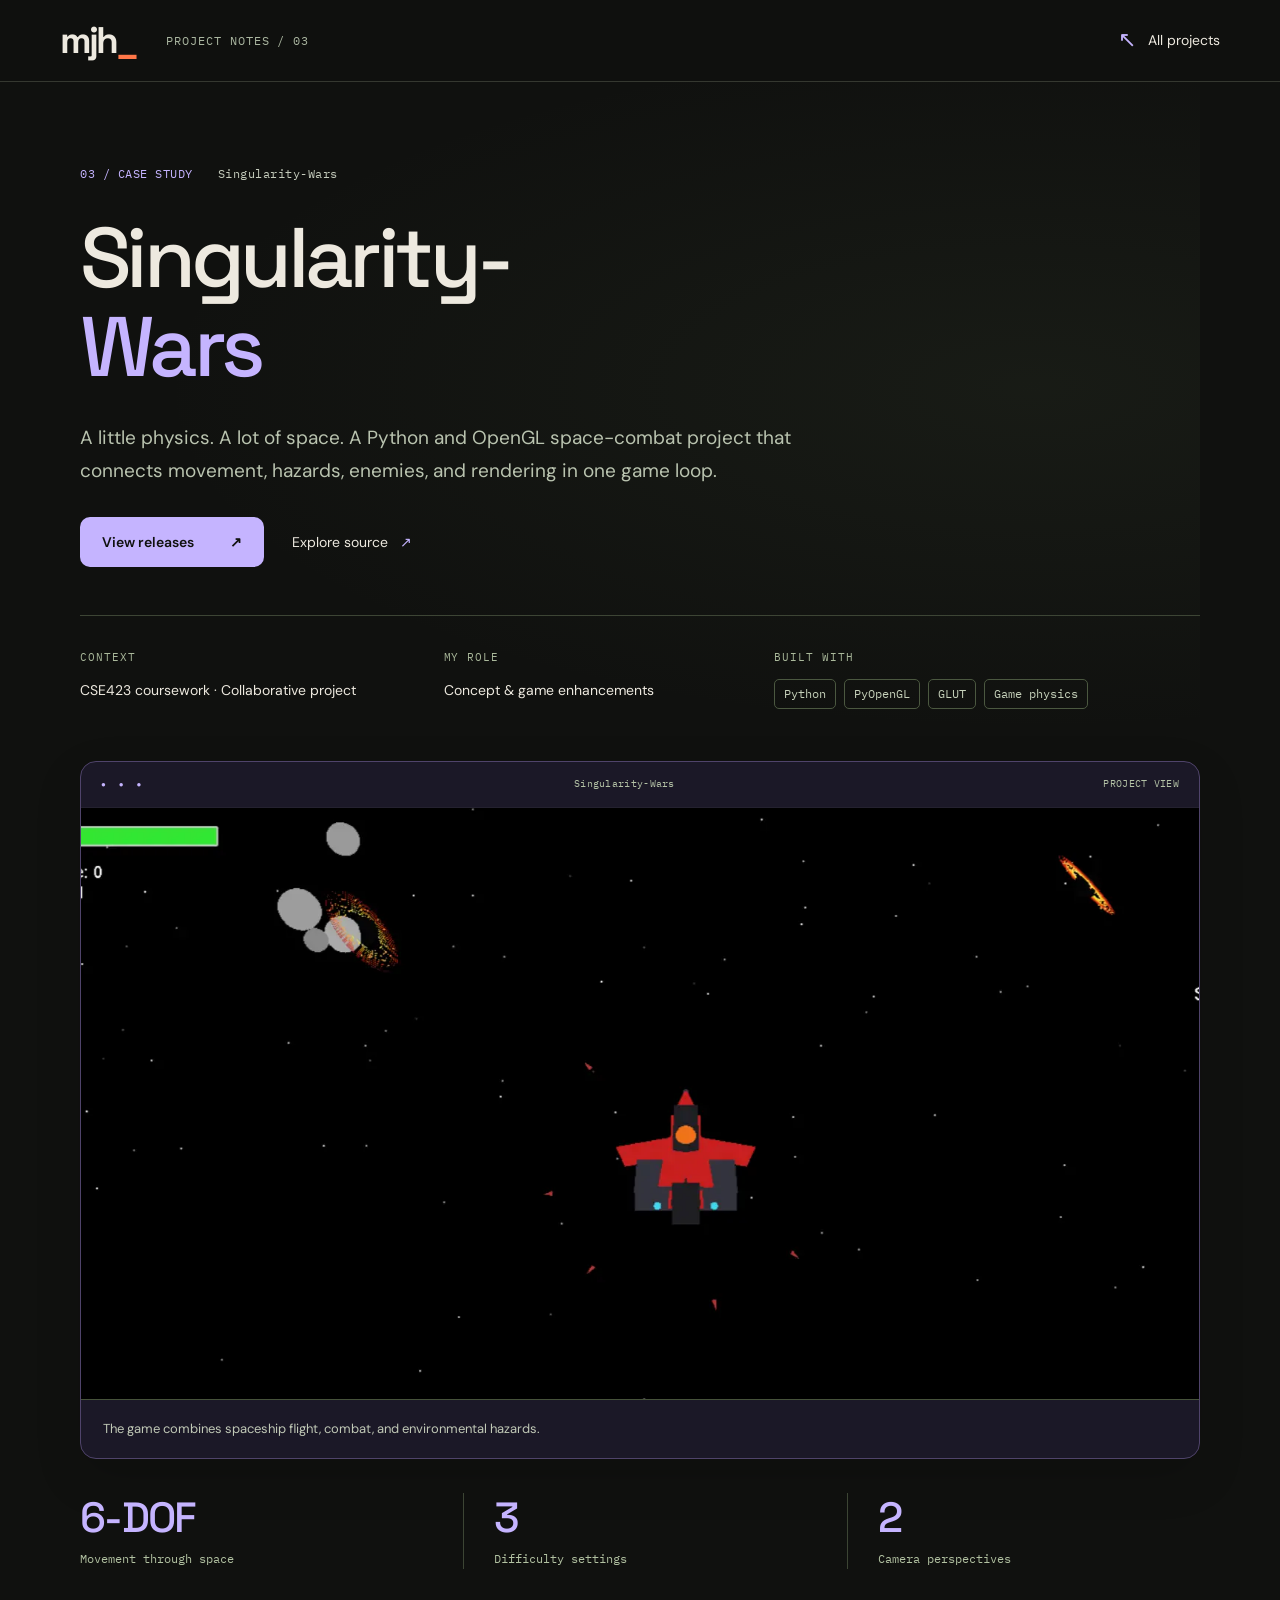
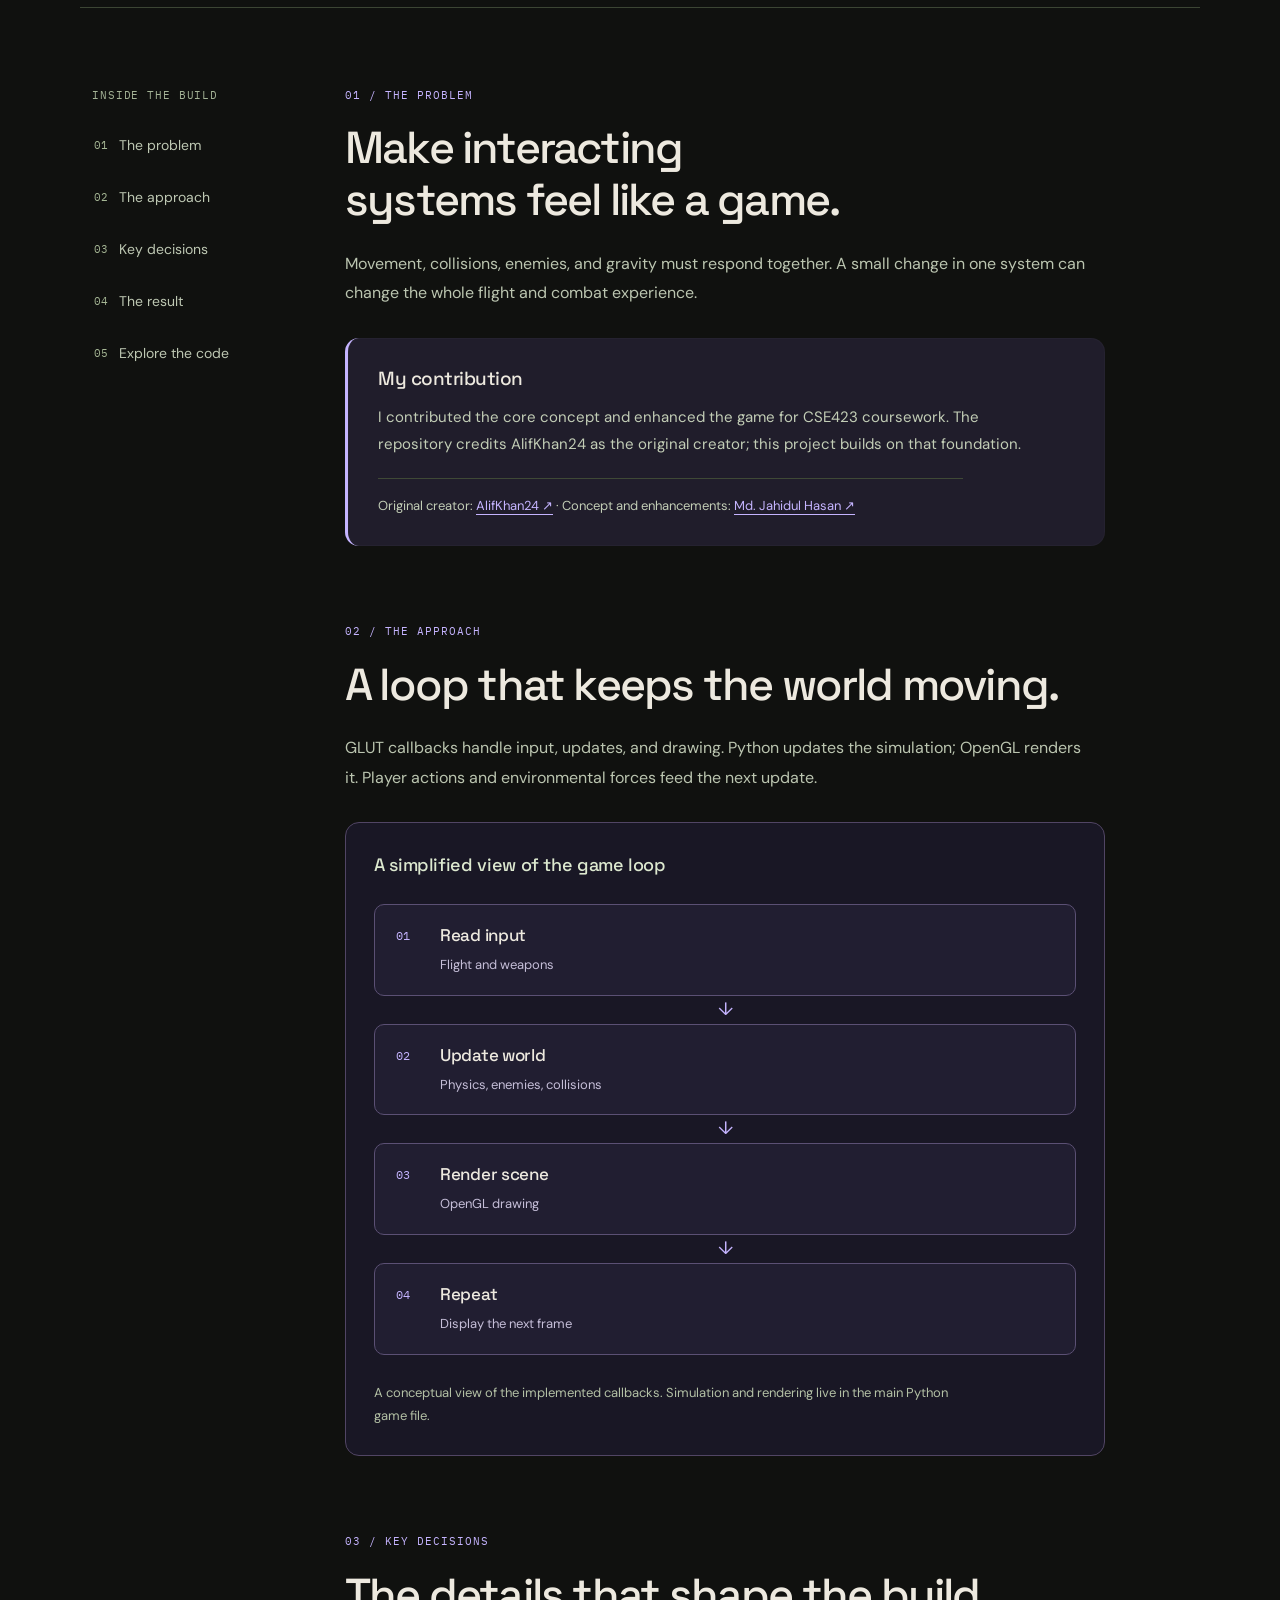
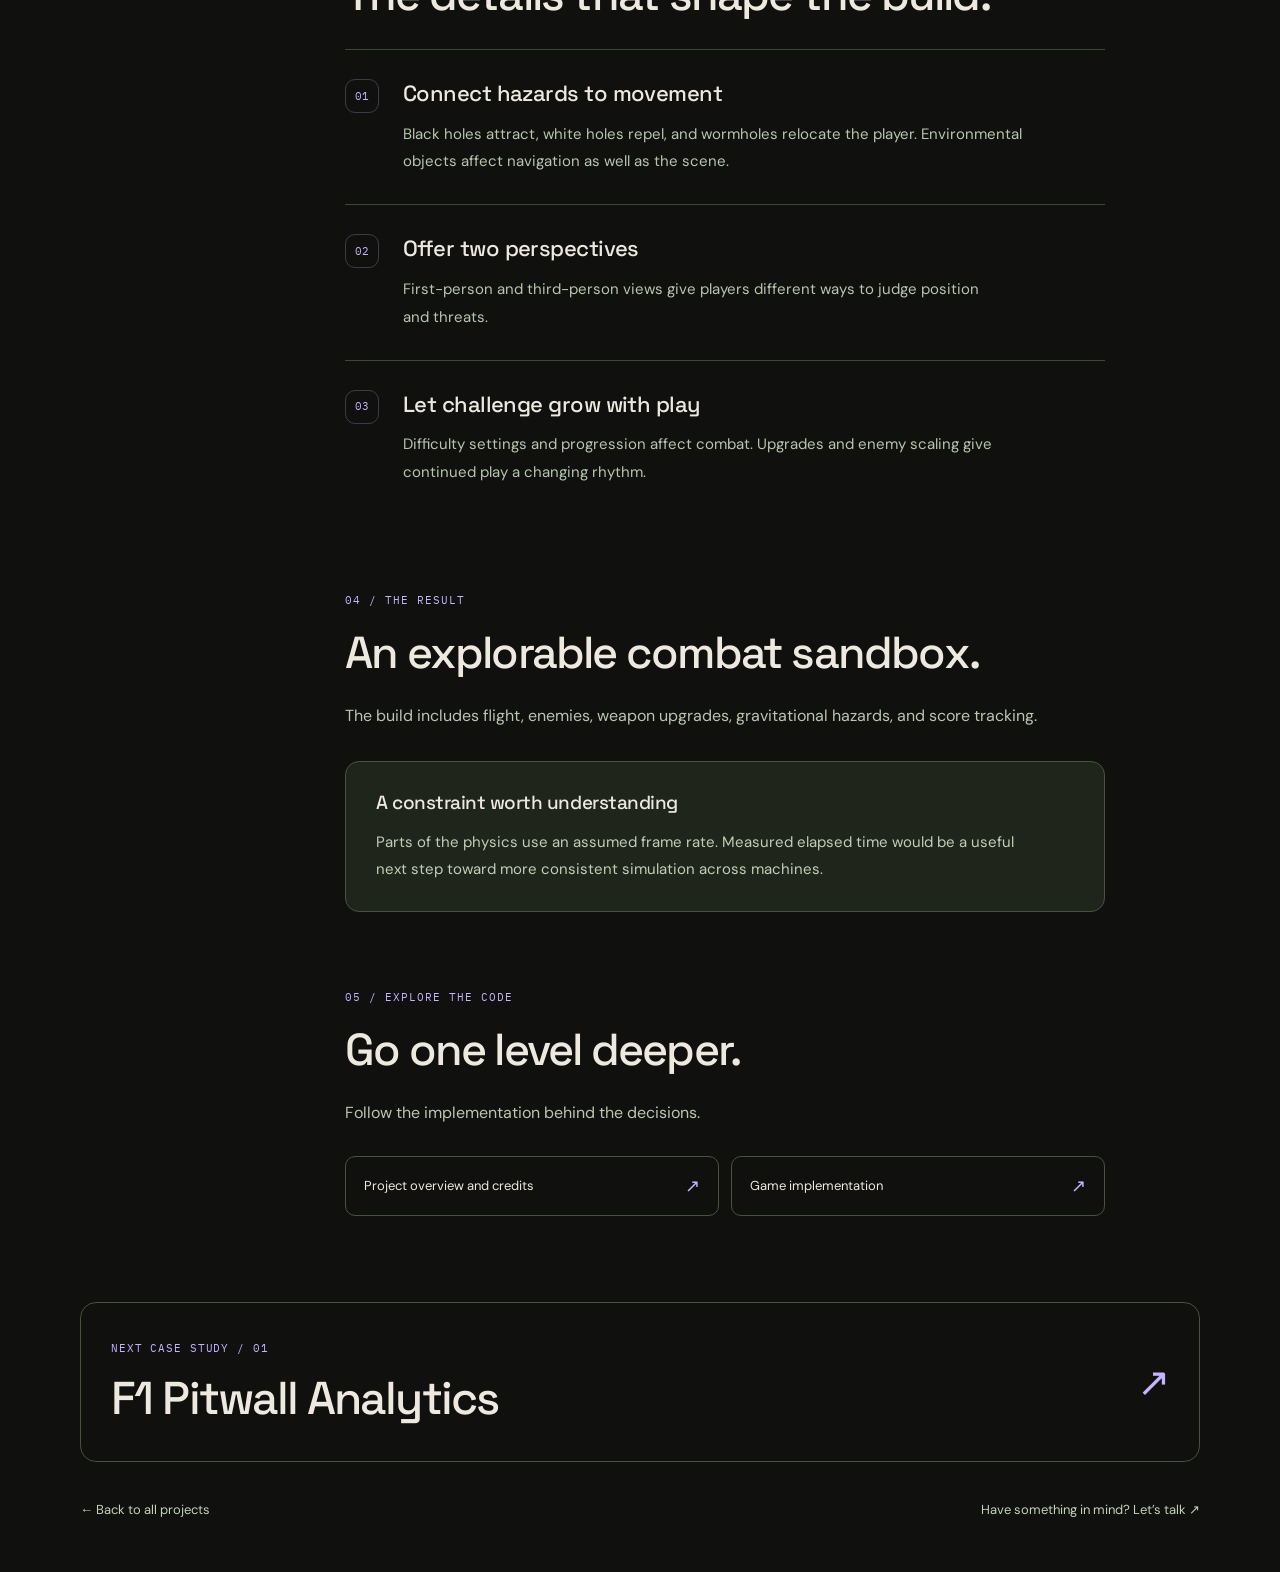
<file: projects/singularity-wars.html>
<!doctype html>
<html lang="en">
<head>
  <meta charset="utf-8"><meta name="viewport" content="width=device-width,initial-scale=1">
  <meta name="robots" content="index,follow"><meta name="theme-color" content="#10110f">
  <title>Singularity-Wars — Case study · Md. Jahidul Hasan</title>
  <meta name="description" content="Singularity-Wars: Md. Jahidul Hasan’s concept and enhancements for a collaborative Python and OpenGL space-combat game, building on AlifKhan24’s original.">
  <link rel="canonical" href="https://iammjh.github.io/projects/singularity-wars.html">
  <meta property="og:type" content="article"><meta property="og:site_name" content="Md. Jahidul Hasan"><meta property="og:title" content="Singularity-Wars — Case study · Md. Jahidul Hasan">
  <meta property="og:description" content="Singularity-Wars: Md. Jahidul Hasan’s concept and enhancements for a collaborative Python and OpenGL space-combat game, building on AlifKhan24’s original."><meta property="og:url" content="https://iammjh.github.io/projects/singularity-wars.html">
  <meta property="og:image" content="https://iammjh.github.io/assets/singularity-wars.webp"><meta property="og:image:alt" content="Singularity-Wars 3D space combat gameplay">
  <meta name="twitter:card" content="summary_large_image"><meta name="twitter:title" content="Singularity-Wars — Case study · Md. Jahidul Hasan">
  <meta name="twitter:description" content="Singularity-Wars: Md. Jahidul Hasan’s concept and enhancements for a collaborative Python and OpenGL space-combat game, building on AlifKhan24’s original."><meta name="twitter:image" content="https://iammjh.github.io/assets/singularity-wars.webp"><meta name="twitter:image:alt" content="Singularity-Wars 3D space combat gameplay">
  <link rel="icon" href="/favicon_io/favicon.ico?v=mjh-1" sizes="any">
  <link rel="icon" type="image/png" sizes="16x16" href="/favicon_io/favicon-16x16.png?v=mjh-1">
  <link rel="icon" type="image/png" sizes="32x32" href="/favicon_io/favicon-32x32.png?v=mjh-1">
  <link rel="icon" type="image/svg+xml" sizes="any" href="/favicon_io/favicon.svg?v=mjh-1">
  <link rel="apple-touch-icon" sizes="180x180" href="/favicon_io/apple-touch-icon.png?v=mjh-1">
  <link rel="manifest" href="/favicon_io/site.webmanifest?v=mjh-1">
  <link rel="stylesheet" href="../style.css?v=6"><link rel="stylesheet" href="../case-study.css?v=6">
  <link rel="preload" href="../assets/fonts/space-grotesk-latin.woff2" as="font" type="font/woff2" crossorigin>
  <link rel="preload" href="../assets/fonts/dm-sans-latin.woff2" as="font" type="font/woff2" crossorigin>
  <script src="../case-study.js?v=6" defer></script><script src="../register-sw.js?v=4" defer></script>
  <link rel="stylesheet" href="../cursor.css?v=3"><script src="../cursor.js?v=2" defer></script>
</head>
<body class="case-page theme-game">
<a class="skip-link" href="#case-main">Skip to case study</a>
<div class="case-progress" aria-hidden="true"></div>
<header class="case-header"><a class="brand" href="../#home" aria-label="Md. Jahidul Hasan — portfolio"><span class="brand-mark">mjh<span>_</span></span></a><span class="case-header-label mono">PROJECT NOTES / 03</span><a class="case-back" href="../#work"><span aria-hidden="true">↖</span> All projects</a></header>
<main id="case-main" class="case-shell">
  <section class="case-hero" aria-labelledby="case-title">
    <p class="case-kicker mono"><span>03 / CASE STUDY</span> Singularity-Wars</p>
    <h1 id="case-title">Singularity-<br><em>Wars</em></h1>
    <p class="case-intro">A little physics. A lot of space. A Python and OpenGL space-combat project that connects movement, hazards, enemies, and rendering in one game loop.</p>
    <div class="case-actions"><a class="case-button" href="https://github.com/iammjh/Singularity-Wars/releases" target="_blank" rel="noopener noreferrer">View releases <span aria-hidden="true">↗</span></a><a class="case-source" href="https://github.com/iammjh/Singularity-Wars" target="_blank" rel="noopener noreferrer">Explore source <span aria-hidden="true">↗</span></a></div>
    <div class="case-brief"><div><span class="mono">CONTEXT</span><p>CSE423 coursework · Collaborative project</p></div><div><span class="mono">MY ROLE</span><p>Concept &amp; game enhancements</p></div><div><span class="mono">BUILT WITH</span><div class="case-tags"><span>Python</span><span>PyOpenGL</span><span>GLUT</span><span>Game physics</span></div></div></div>
  </section>
  <figure class="case-cover case-reveal"><div class="case-window mono"><span aria-hidden="true">● ● ●</span><span>Singularity-Wars</span><span>PROJECT VIEW</span></div><img src="../assets/singularity-wars.webp" alt="Singularity-Wars 3D space combat gameplay" width="1509" height="797" decoding="async" loading="lazy"><figcaption>The game combines spaceship flight, combat, and environmental hazards.</figcaption></figure>
  <dl class="case-facts case-reveal"><div><dt>Movement through space</dt><dd>6-DOF</dd></div><div><dt>Difficulty settings</dt><dd>3</dd></div><div><dt>Camera perspectives</dt><dd>2</dd></div></dl>
  <div class="case-reading-layout">
    <nav class="case-toc" aria-label="Case study sections"><span class="mono">INSIDE THE BUILD</span><a href="#problem">01 <span>The problem</span></a><a href="#approach">02 <span>The approach</span></a><a href="#decisions">03 <span>Key decisions</span></a><a href="#outcome">04 <span>The result</span></a><a href="#project-sources">05 <span>Explore the code</span></a></nav>
    <div class="case-story">
      <section id="problem" class="case-section case-reveal" data-case-section><p class="case-eyebrow mono">01 / THE PROBLEM</p><h2>Make interacting systems feel like a game.</h2><p>Movement, collisions, enemies, and gravity must respond together. A small change in one system can change the whole flight and combat experience.</p><aside class="case-role"><h3>My contribution</h3><p>I contributed the core concept and enhanced the game for CSE423 coursework. The repository credits AlifKhan24 as the original creator; this project builds on that foundation.</p><p class="case-credit">Original creator: <a href="https://github.com/AlifKhan24" target="_blank" rel="noopener noreferrer">AlifKhan24 ↗</a> · Concept and enhancements: <a href="https://github.com/iammjh" target="_blank" rel="noopener noreferrer">Md. Jahidul Hasan ↗</a></p></aside></section>
      <section id="approach" class="case-section case-reveal" data-case-section><p class="case-eyebrow mono">02 / THE APPROACH</p><h2>A loop that keeps the world moving.</h2><p>GLUT callbacks handle input, updates, and drawing. Python updates the simulation; OpenGL renders it. Player actions and environmental forces feed the next update.</p><figure class="case-architecture"><figcaption>A simplified view of the game loop</figcaption><ol class="case-flow"><li><span class="flow-number">01</span><strong>Read input</strong><span>Flight and weapons</span></li><li><span class="flow-number">02</span><strong>Update world</strong><span>Physics, enemies, collisions</span></li><li><span class="flow-number">03</span><strong>Render scene</strong><span>OpenGL drawing</span></li><li><span class="flow-number">04</span><strong>Repeat</strong><span>Display the next frame</span></li></ol><p>A conceptual view of the implemented callbacks. Simulation and rendering live in the main Python game file.</p></figure></section>
      <section id="decisions" class="case-section" data-case-section><p class="case-eyebrow mono">03 / KEY DECISIONS</p><h2>The details that shape the build.</h2><div class="case-decisions"><article class="case-decision case-reveal"><span class="decision-number mono">01</span><div><h3>Connect hazards to movement</h3><p>Black holes attract, white holes repel, and wormholes relocate the player. Environmental objects affect navigation as well as the scene.</p></div></article><article class="case-decision case-reveal"><span class="decision-number mono">02</span><div><h3>Offer two perspectives</h3><p>First-person and third-person views give players different ways to judge position and threats.</p></div></article><article class="case-decision case-reveal"><span class="decision-number mono">03</span><div><h3>Let challenge grow with play</h3><p>Difficulty settings and progression affect combat. Upgrades and enemy scaling give continued play a changing rhythm.</p></div></article></div></section>
      <section id="outcome" class="case-section case-reveal" data-case-section><p class="case-eyebrow mono">04 / THE RESULT</p><h2>An explorable combat sandbox.</h2><p>The build includes flight, enemies, weapon upgrades, gravitational hazards, and score tracking.</p><div class="case-constraint"><h3>A constraint worth understanding</h3><p>Parts of the physics use an assumed frame rate. Measured elapsed time would be a useful next step toward more consistent simulation across machines.</p></div></section>
      <section id="project-sources" class="case-section case-reveal" data-case-section><p class="case-eyebrow mono">05 / EXPLORE THE CODE</p><h2>Go one level deeper.</h2><p>Follow the implementation behind the decisions.</p><div class="case-evidence"><a href="https://github.com/iammjh/Singularity-Wars/blob/main/README.md" target="_blank" rel="noopener noreferrer">Project overview and credits <span aria-hidden="true">↗</span></a><a href="https://github.com/iammjh/Singularity-Wars/blob/main/Singularity%20War.py" target="_blank" rel="noopener noreferrer">Game implementation <span aria-hidden="true">↗</span></a></div></section>
    </div>
  </div>
  <a class="case-next case-reveal" href="f1-analytics.html"><span class="mono">NEXT CASE STUDY / 01</span><strong>F1 Pitwall Analytics</strong><span class="case-next-arrow" aria-hidden="true">↗</span></a>
  <footer class="case-footer"><a href="../#work">← Back to all projects</a><a href="../#contact">Have something in mind? Let’s talk ↗</a></footer>
</main>
</body>
</html>
</file>
<file: style.css>
/* Latin subsets, self-hosted under the SIL Open Font License; see assets/fonts/. */
@font-face{font-family:'Space Grotesk';font-style:normal;font-weight:400 700;font-display:swap;src:url('assets/fonts/space-grotesk-latin.woff2') format('woff2')}
@font-face{font-family:'DM Sans';font-style:normal;font-weight:400 700;font-display:swap;src:url('assets/fonts/dm-sans-latin.woff2') format('woff2')}
@font-face{font-family:'IBM Plex Mono';font-style:normal;font-weight:400;font-display:swap;src:url('assets/fonts/ibm-plex-mono-latin.woff2') format('woff2')}
:root{color-scheme:dark;--bg:#10110f;--surface:#181a17;--paper:#ede9df;--muted:#a3a69b;--line:#353830;--accent:#ff7748;--teal:#8ad5c2;--display:'Space Grotesk',sans-serif;--mono:'IBM Plex Mono',monospace;--scroll-progress:0}
*{box-sizing:border-box}html{scroll-behavior:smooth;scroll-padding-top:100px}body{margin:0;background:var(--bg);color:var(--paper);font:15px/1.65 'DM Sans',sans-serif}button,input,textarea{font:inherit}a,button{-webkit-tap-highlight-color:transparent}button{cursor:pointer;color:inherit}a{color:inherit;text-decoration:none}img{display:block;width:100%;height:auto}[hidden]{display:none!important}::selection{background:var(--accent);color:var(--bg)}:focus-visible{outline:2px solid var(--teal);outline-offset:6px}.icon{display:inline-block;width:22px;height:22px;flex-shrink:0;vertical-align:middle}.icon-definitions{position:absolute;width:0;height:0;overflow:hidden}.mono,.eyebrow{font-family:var(--mono)}.accent{color:var(--accent)}.teal{color:var(--teal)}.muted{color:var(--muted)}.container{width:min(1280px,calc(100% - 160px));margin-inline:auto}.section{padding-block:120px}main{position:relative}h1,h2,h3,p{margin:0}h1,h2,h3{font-family:var(--display)}
/* Atmosphere and navigation */
#ambient-canvas{position:fixed;inset:0;width:100%;height:100%;pointer-events:none;z-index:5}.ambient-glow{position:fixed;inset:0;z-index:-1;pointer-events:none;background:radial-gradient(ellipse at 85% 15%,#61705018,transparent 55%),radial-gradient(ellipse at 10% 80%,#805b3111,transparent 50%);animation:atmosphere 18s ease-in-out infinite alternate}.grain{position:fixed;inset:0;pointer-events:none;z-index:6;opacity:.018;background-image:url("data:image/svg+xml,%3Csvg viewBox='0 0 200 200' xmlns='http://www.w3.org/2000/svg'%3E%3Cfilter id='n'%3E%3CfeTurbulence type='fractalNoise' baseFrequency='.8' numOctaves='3' stitchTiles='stitch'/%3E%3C/filter%3E%3Crect width='100%25' height='100%25' opacity='.5' filter='url(%23n)'/%3E%3C/svg%3E")}.reading-progress{position:fixed;left:0;top:0;width:100%;height:2px;z-index:50;background:var(--accent);transform:scaleX(var(--scroll-progress));transform-origin:left;box-shadow:0 0 12px #ff774888}.skip-link{position:fixed;top:-80px;left:20px;z-index:100;background:var(--paper);color:var(--bg);padding:12px 20px}.skip-link:focus{top:10px}.site-header{position:sticky;top:0;z-index:30;background:#10110fed;backdrop-filter:blur(20px);border-bottom:1px solid #35383080}.header-inner{width:min(1440px,calc(100% - 96px));margin-inline:auto;display:flex;align-items:center;justify-content:space-between;height:90px;gap:28px}.brand{display:flex;align-items:center;gap:18px}.brand-mark{font:700 37px/1 var(--display);letter-spacing:-3px}.brand-mark span{color:var(--accent)}.brand-note{font:10px/1.65 var(--mono);letter-spacing:1.1px;padding-left:18px;border-left:1px solid var(--line);color:#b2b5a9}#site-nav{display:flex;align-items:center;gap:31px}#site-nav a{position:relative;font-size:12px;color:#b6baae;padding-block:12px;transition:color .2s}#site-nav a:hover,#site-nav a.is-active{color:var(--paper)}#site-nav a:after{content:'';position:absolute;left:0;right:0;bottom:3px;height:2px;background:var(--accent);transform:scaleX(0);transform-origin:left;transition:transform .3s}#site-nav a.is-active:after{transform:scaleX(1)}.header-contact{display:inline-flex;gap:30px;align-items:center;font-size:12px;padding:10px 15px;border:1px solid #555a4c}.header-contact .icon{width:15px;height:15px;color:var(--accent)}#menu-toggle{display:none;border:1px solid var(--line);padding:9px;background:transparent}.chapter-rail{position:fixed;top:50%;left:22px;transform:translateY(-45%);z-index:20;display:flex;flex-direction:column;align-items:center;gap:23px}.rail-line{position:absolute;top:8px;bottom:50px;width:1px;background:#353830;left:10px;z-index:-1}.rail-line:after{content:'';position:absolute;inset:0;background:var(--accent);transform:scaleY(var(--scroll-progress));transform-origin:top;box-shadow:0 0 12px #ff774888}.chapter-rail a{position:relative;font:10px var(--mono);color:#7e8676;background:var(--bg);padding:5px 3px}.chapter-rail a b{position:absolute;left:25px;top:-2px;font-weight:400;opacity:0;transform:translateX(-5px);padding:8px 12px;color:var(--paper);background:#242820;white-space:nowrap;pointer-events:none;transition:opacity .2s,transform .2s}.chapter-rail a:hover b,.chapter-rail a:focus-visible b{opacity:1;transform:translateX(0)}.chapter-rail a.is-active{color:var(--accent)}.chapter-rail a.is-active:before{content:'';position:absolute;left:-8px;top:8px;width:3px;height:3px;background:var(--accent);box-shadow:0 0 9px var(--accent)}#scroll-percent{font:10px var(--mono);color:var(--muted);margin-top:8px}.header-actions{display:flex;align-items:center;gap:10px;flex-shrink:0}
/* The name comes first. */
.hero{padding-top:35px}.hero-topline{display:flex;justify-content:space-between;align-items:center;font-size:11px;letter-spacing:1.2px;color:#adb5a3}.hero-topline>span:first-child{display:flex;align-items:center;gap:9px}.status-dot{display:inline-block;width:6px;height:6px;background:var(--teal);border-radius:50%;box-shadow:0 0 12px #8ad5c250}.hero-grid{display:grid;grid-template-columns:1.15fr 1fr;gap:54px;align-items:center;padding-block:49px 65px}h1{font-size:clamp(74px,9vw,136px);font-weight:600;line-height:.88;letter-spacing:-.075em}.name-prefix{display:block;font-size:18px;font-weight:400;letter-spacing:3px;margin-bottom:22px;color:#b7b9ab}.name-line{display:block}.surname{margin-top:6px;color:var(--accent)}.name-period{color:var(--paper)}.hero-description{display:flex;gap:20px;margin-top:36px}.intro-bracket{color:var(--accent);font:28px var(--mono);line-height:1.25}.role-line{font-size:17px;font-weight:500;margin-bottom:7px}.hero-description p+p{color:var(--muted);font-size:13px;line-height:1.9}.hero-actions{display:flex;align-items:center;gap:28px;margin-top:28px;padding-left:38px}.button{display:inline-flex;align-items:center;justify-content:space-between;gap:35px;padding:16px 21px;font-size:12px;font-weight:600;border:0;transition:background .2s,transform .3s}.button .icon{width:18px;height:18px}.button-orange{background:var(--accent);color:#15160f}.button-orange:hover{background:#ff956f}.magnetic{transform:translate(var(--mag-x,0),var(--mag-y,0))}.resume-link{display:flex;align-items:center;gap:14px;font-size:11px}.resume-link .icon{width:16px;height:16px;color:var(--accent)}
/* Interactive architectural study */
.system-explorer{min-width:0;margin-top:20px}.system-heading{display:flex;justify-content:space-between;align-items:center;font-size:11px;letter-spacing:1.2px;color:#b5bfaa}.system-heading>span:first-child{display:flex;align-items:center;gap:8px}.system-heading .icon{width:15px;height:15px;color:var(--teal)}.system-demo{font-size:11px;border:1px solid #3e4936;padding:4px 7px;color:#98a68d}.system-map{position:relative;aspect-ratio:500/410;margin-top:15px;isolation:isolate}.system-grid{position:absolute;inset:0 -8%;background-image:linear-gradient(#86977613 1px,transparent 1px),linear-gradient(90deg,#86977613 1px,transparent 1px);background-size:25px 25px;mask-image:radial-gradient(ellipse,black 25%,transparent 70%)}.system-orbit{position:absolute;width:72%;aspect-ratio:1;left:14%;top:6%;border:1px dashed #6a7a5844;border-radius:50%;z-index:-1;animation:orbit 55s linear infinite}.system-orbit:before{content:'+';position:absolute;left:50%;top:-9px;font:13px var(--mono);color:#a5bb8c}.orbit-two{width:50%;top:19%;left:25%;animation-direction:reverse;animation-duration:40s;border-style:solid;border-color:#7d8c6729}.orbit-two:before{color:var(--accent)}.system-wires{position:absolute;inset:0;width:100%;height:100%;color:var(--teal)}.wire{stroke:#536349;stroke-width:1}.flow{stroke:var(--teal);stroke-width:2;stroke-linecap:round;stroke-dasharray:8 245;animation:signal 4s linear infinite;filter:drop-shadow(0 0 4px #8ad5c2)}.delay-flow{animation-delay:-1.3s}.third-flow{animation-delay:-2.6s}.system-node{position:absolute;display:flex;align-items:center;justify-content:flex-start;gap:12px;background:linear-gradient(140deg,#242d20,#171f17);border:1px solid #566448;color:var(--paper);padding:0 14px;height:16.6%;text-align:left;border-radius:4px;box-shadow:0 10px 30px #0003;transition:border-color .25s,box-shadow .25s,transform .25s}.system-node:hover{transform:translateY(-3px);border-color:var(--teal)}.system-node .icon{width:22px;height:22px;color:var(--teal)}.system-node strong{display:block;font-size:12px;font-weight:500;white-space:nowrap}.system-node small{display:block;font:10px var(--mono);color:#a4b397;letter-spacing:.8px;margin-top:5px;white-space:nowrap}.system-node i{width:4px;height:4px;border-radius:50%;background:var(--teal);margin-left:auto}.node-client{top:4.4%;left:28%;width:44%}.node-api{top:42%;left:23%;width:54%}.system-node[aria-pressed=true]{border-color:var(--accent);box-shadow:0 0 35px #ff774814}.system-node[aria-pressed=true] .icon{color:var(--accent)}.node-database{top:79.5%;left:0;width:39%}.node-service{top:79.5%;right:0;width:39%}.request-label,.response-label{position:absolute;left:55%;font-size:10px;letter-spacing:1px;color:#a0ae92}.request-label{top:29%}.response-label{top:66%}.system-console{background:#151b13;border:1px solid #3f4b34;margin-top:15px;padding:12px 15px;box-shadow:0 15px 45px #0002}.console-top{display:flex;justify-content:space-between;font-size:11px;color:#9dac8c}.console-top i{display:inline-block;width:4px;height:4px;background:#657454;border-radius:50%;margin-right:3px}.console-top i:last-child{margin-right:7px}#system-log{font-size:10px;margin-top:12px;color:var(--teal);min-height:17px}#system-log .teal{margin-left:16px}#system-description{font-size:10px;color:#a9b49e;line-height:1.7;min-height:34px;margin-top:7px}.caret{display:inline-block;background:var(--accent);width:5px;height:11px;margin-left:7px;vertical-align:-2px;animation:blink 1.1s steps(2,start) infinite}.system-caption{display:flex;align-items:center;justify-content:space-between;font-size:10px;color:#9eaa93;letter-spacing:.8px;margin-top:14px}.crosshair{font-size:15px;color:#718163}.hero-bottom{padding-block:23px;border-top:1px solid var(--line);display:flex;justify-content:space-between;align-items:center;gap:25px;font-size:10px;letter-spacing:1px}.hero-bottom p{display:flex;flex-direction:column;gap:6px}.hero-bottom p>span{color:#8e9884;font-size:11px}.scroll-cue{display:flex;gap:20px;align-items:center;font-size:10px;color:#b2bda7}.scroll-cue-arrow{border:1px solid #59644c;border-radius:50%;width:34px;height:34px;display:grid;place-items:center}.scroll-cue .icon{color:var(--accent);width:15px;height:15px;animation:nudge 2s ease-in-out infinite}.hero-index{text-align:right}
/* Project stories */
.section-head{display:flex;justify-content:space-between;align-items:end;gap:50px;margin-bottom:55px}.eyebrow{font-size:10px;color:#bdc4b2;letter-spacing:1.5px;display:flex;gap:13px;align-items:center;margin-bottom:25px}.eyebrow>span:first-child{color:var(--accent)}h2{font-size:clamp(37px,4.9vw,70px);font-weight:500;letter-spacing:-.06em;line-height:1.05}h2 em{color:#939d87;font-style:normal}.section-aside{color:var(--muted);font-size:13px;line-height:1.9;max-width:300px}.section-aside .mono{display:block;font-size:11px;letter-spacing:.5px;margin-top:20px;color:#bac6ab}h3{font-weight:500;letter-spacing:-.045em;line-height:1.15}.tilt-card{transform:perspective(1600px) rotateX(var(--tilt-x,0deg)) rotateY(var(--tilt-y,0deg));transition:transform .35s ease-out}.flagship{background:linear-gradient(115deg,#20251c,#151913);border:1px solid #4a5541;position:relative;overflow:hidden}.flagship:before{content:'';position:absolute;inset:0;pointer-events:none;background:radial-gradient(500px at var(--pointer-x,50%) var(--pointer-y,50%),#b1c89e09,transparent 65%)}.project-eyebrow{display:flex;align-items:center;justify-content:space-between;gap:15px;padding:24px 30px;font-size:10px;letter-spacing:1px;color:#c0cbb6;border-bottom:1px solid #444e3a}.project-eyebrow>span{display:flex;align-items:center;gap:9px}.project-eyebrow .icon{width:14px;height:14px;color:var(--teal)}.flagship-layout{display:grid;grid-template-columns:.8fr 1.4fr;gap:40px;align-items:center;padding:42px 30px}.flagship-copy{padding-left:10px}.project-monogram{display:flex;align-items:center;gap:3px;font:italic 700 29px var(--display);margin-bottom:22px}.project-monogram>span{color:var(--accent)}.project-monogram svg{width:115px;margin-left:18px;fill:none;stroke:var(--accent);stroke-width:1.5;stroke-dasharray:260;stroke-dashoffset:260;animation:telemetry 5s ease-in-out infinite}.flagship h3{font-size:46px}.flagship-copy>p{font-size:13px;color:#d0d7c6;margin-top:17px;line-height:1.7}.flagship-copy p.project-description{font-size:11px;color:#a6b29a;line-height:1.9;margin-top:12px}.tags{display:flex;flex-wrap:wrap;gap:7px;margin-block:20px}.tags span{font:10px var(--mono);color:#c5cfbc;border:1px solid #4b5840;padding:5px 8px}.project-links{display:flex;align-items:center;flex-wrap:wrap;gap:22px;margin-top:26px}.project-links a{display:flex;align-items:center;gap:9px;font-size:10px;transition:color .2s}.project-links a:first-child{color:var(--accent)}.project-links a:hover{color:var(--teal)}.project-links .icon{width:13px;height:13px}.flagship-image{min-width:0;transform:rotate(-1.5deg);transition:transform .6s}.flagship:hover .flagship-image{transform:rotate(0)}.browser-chrome{display:flex;align-items:center;justify-content:space-between;font-size:10px;background:#30392a;padding:10px 13px;border:1px solid #515f43;border-bottom:0;border-radius:5px 5px 0 0;color:#c5d0ba}.browser-chrome>span:first-child{font-size:10px;letter-spacing:3px;color:#9bab8a}.browser-chrome .icon{width:12px;height:12px}.flagship-image img{border:1px solid #515f43;box-shadow:0 25px 60px #0006}.feature-ticker{display:flex;justify-content:space-between;gap:8px;font-size:10px;letter-spacing:.4px;color:#a8b69b;padding-top:20px}.feature-ticker .icon{width:12px;height:12px;margin-right:6px;color:var(--teal)}.selected-pair{display:grid;grid-template-columns:1fr 1fr;gap:25px;margin-top:25px}.project-tile{border:1px solid var(--line);position:relative;overflow:hidden}.project-tool{color-scheme:light;background:#d9dbc8;color:#1d2519}.project-tool .project-eyebrow{border-color:#b6bda1;color:#3e4d30}.project-tool .project-eyebrow .icon{color:#526343}.tool-pipeline{display:flex;justify-content:center;align-items:center;gap:12px;padding:34px 25px 15px}.tool-pipeline>span{display:flex;align-items:center;gap:8px;font:10px var(--mono)}.tool-pipeline .icon{width:24px;height:24px}.tool-pipeline .pipeline-core{background:#263c23;color:#d8e8c9;padding:15px;border-radius:50%;box-shadow:0 0 0 8px #879d6e20}.pipeline-dots{font:16px var(--mono);color:#65864d;letter-spacing:3px;animation:pipe 2s linear infinite}.tile-copy{padding:26px 34px 32px}.tile-copy h3{font-size:37px}.tile-copy>p{font-size:12px;line-height:1.9;color:#b3b9ad;margin-top:15px}.project-tool .tile-copy>p{color:#46553a}.tile-copy p.project-context{font-size:10px;letter-spacing:.8px;color:#50643e;margin-top:17px}.project-tool .tags span{color:#405234;border-color:#a9b797}.project-tool .project-links a{color:#284623}.project-tool .project-links a:hover{color:#894021}.tile-preview{width:calc(100% - 68px);margin:0 34px -18px;border:1px solid #a0b18c;border-radius:4px 4px 0 0;max-height:170px;object-fit:cover;object-position:top;box-shadow:0 10px 40px #2c3f3920}.project-game{background:#171820;border-color:#363944}.project-game .project-eyebrow{border-color:#363944;color:#b4b9cc}.project-game .project-eyebrow .icon{color:#baa5ee}.game-window{margin:27px 28px 0;position:relative;height:220px;border:1px solid #323742;background:#08090c;overflow:hidden}.game-window img{height:100%;object-fit:cover}.game-reticle{width:64px;height:64px;position:absolute;top:50%;left:50%;margin:-32px;border:1px dashed #9eacc766;border-radius:50%;animation:orbit 20s linear infinite}.game-reticle:before{content:'+';color:#c1bdff;font:14px var(--mono);position:absolute;top:-10px;left:50%}.game-coordinate{position:absolute;bottom:9px;left:12px;font-size:10px;letter-spacing:.8px;color:#b2b9d1;background:#0d1221cc;padding:5px 8px}.project-game .tags span{border-color:#474557;color:#c5bfd9}.project-game .project-links a:first-child{color:#baa5ee}.project-game .tile-copy{padding-top:23px}.project-archive{margin-top:35px;border-block:1px solid #4a503f}.project-archive summary{display:flex;align-items:center;justify-content:space-between;padding-block:25px;cursor:pointer;list-style:none;font:21px var(--display);letter-spacing:-.6px}.project-archive summary::-webkit-details-marker{display:none}.project-archive summary>span:first-child{display:flex;align-items:center;gap:22px}.archive-index{font-size:11px;color:var(--accent);letter-spacing:0}.archive-expand{border:1px solid #4d5842;width:37px;height:37px;display:grid;place-items:center;border-radius:50%;transition:transform .3s}.archive-expand .icon{width:17px;height:17px;color:var(--accent)}.project-archive[open] .archive-expand{transform:rotate(180deg)}.archive-toolbar{padding:20px 0;display:flex;gap:16px;justify-content:space-between;align-items:center;border-top:1px solid var(--line)}.project-filters{display:flex;flex-wrap:wrap;gap:8px}.project-filters button{background:transparent;border:1px solid #4e5942;font:10px var(--mono);padding:8px 12px;color:#b0bda3}.project-filters button[aria-pressed=true]{background:var(--accent);border-color:var(--accent);color:#10150d}#project-count{color:#a7b398;font-size:10px;white-space:nowrap}.archive-row{display:grid;grid-template-columns:150px minmax(0,1fr) 145px;gap:28px;padding-block:24px;align-items:center;border-top:1px solid #373f30}.archive-row>img{width:150px;height:95px;object-fit:cover;border:1px solid #4b5740;filter:saturate(.5);transition:filter .4s,transform .4s}.archive-row:hover>img{filter:saturate(1);transform:rotate(-2deg)}.archive-title h3{font-size:23px}.archive-title p{color:#9ca990;font-size:11px;line-height:1.7;margin-top:8px;max-width:630px}.archive-title .tags{margin:11px 0 0}.archive-title .tags span{font-size:11px}.archive-row>.project-links{flex-direction:column;align-items:start;gap:15px;margin:0}
/* A human introduction */
.about-section{background:#191d168f;border-block:1px solid #353f2d}.about-layout{display:grid;grid-template-columns:.95fr 1.2fr;gap:100px;align-items:center}.about-portrait{position:relative;padding:25px 25px 0 0}.portrait-frame{position:relative;aspect-ratio:4/4.4;background:#717b60;padding:10px}.portrait-frame:before{content:'';position:absolute;top:-15px;left:15px;bottom:15px;right:-15px;border:1px solid #74825f;z-index:-1}.portrait-frame img{height:100%;object-fit:cover;object-position:center 35%;filter:grayscale(1);transition:filter .8s}.about-portrait:hover img{filter:grayscale(0)}.portrait-grid{position:absolute;inset:10px;background-image:linear-gradient(#bbcda412 1px,transparent 1px),linear-gradient(90deg,#bbcda412 1px,transparent 1px);background-size:48px 48px;pointer-events:none}.portrait-corner{width:20px;height:20px;border:solid var(--accent);position:absolute}.corner-one{top:-1px;left:-1px;border-width:2px 0 0 2px}.corner-two{top:-1px;right:-1px;border-width:2px 2px 0 0}.corner-three{bottom:-1px;left:-1px;border-width:0 0 2px 2px}.corner-four{bottom:-1px;right:-1px;border-width:0 2px 2px 0}.portrait-caption{display:flex;align-items:center;justify-content:space-between;gap:12px;font-size:10px;color:#a2b093;letter-spacing:.6px;margin-top:17px}.portrait-caption .icon{color:var(--accent);width:13px;height:13px;margin-right:5px}.portrait-label{position:absolute;bottom:72px;left:-22px;background:var(--paper);color:#3a442e;font-size:10px;line-height:1.8;letter-spacing:.6px;padding:18px 25px;box-shadow:5px 9px 0 #10110f44;transform:rotate(-5deg)}.portrait-label .status-dot{width:4px;height:4px;background:#557940;box-shadow:none;margin-right:4px}.portrait-label strong{display:block;font:500 23px var(--display);margin-top:5px}.about-copy h2{font-size:clamp(36px,4.4vw,61px)}.about-lead{font-size:19px;line-height:1.7;margin-top:26px;color:#d1d8c7;max-width:480px}.about-body{margin-top:21px}.about-body p{color:#a2af95;font-size:13px;line-height:1.95;margin-top:16px}.about-body strong{font-weight:400;color:#d8dfce}.about-body a{color:var(--accent);border-bottom:1px solid #856349}.about-signoff{display:flex;gap:28px;align-items:center;margin-top:30px}.signature{font:italic 37px var(--display);letter-spacing:-3px;color:var(--paper);transform:rotate(-9deg)}.about-signoff .mono{font-size:10px;line-height:1.8;letter-spacing:.6px;color:#96a28a;padding-left:25px;border-left:1px solid #525d44}.impact-strip{display:grid;grid-template-columns:repeat(4,1fr);border-top:1px solid #424c36;margin-top:85px;padding-top:40px}.impact-strip>div{padding-left:32px;border-left:1px solid #424c36}.impact-strip>div:first-child{padding-left:0;border:0}.impact-strip strong{display:block;font:500 clamp(37px,4.4vw,60px) var(--display);letter-spacing:-3px;line-height:1.1}.impact-strip strong .accent{font-weight:400;margin-left:6px}.impact-strip>div>span{display:block;font:10px var(--mono);letter-spacing:.9px;color:#a2af95;margin-top:12px}
/* Capabilities, not a skill ticker */
.capability-grid{display:grid;grid-template-columns:repeat(2,minmax(0,1fr));gap:24px}.capability{position:relative;padding:32px;border:1px solid #3e4834;background:#181d1580;overflow:hidden;transition:border-color .3s,background .3s}.capability:before{content:'';position:absolute;width:120px;height:120px;border:1px solid #72815d24;transform:rotate(45deg);right:-55px;top:-55px;transition:transform .6s}.capability:hover{background:#202819;border-color:#789160}.capability:hover:before{transform:rotate(90deg)}.capability-top{display:flex;align-items:center;justify-content:space-between;margin-bottom:35px}.capability-icon{color:var(--accent)}.capability-icon .icon{width:30px;height:30px}.capability:nth-child(2n) .capability-icon{color:var(--teal)}.capability-top>.mono{font-size:10px;color:#93a27e}.capability h3{font-size:28px}.capability>p{color:#a3ae98;font-size:12px;line-height:1.85;margin-top:12px;max-width:380px;min-height:44px}.capability .tags{margin-block:22px 28px;min-height:60px;align-content:start}.capability .tags span{padding:6px 9px}.capability-bottom{display:flex;align-items:center;justify-content:space-between;border-top:1px solid #3e4a32;padding-top:17px;gap:10px}.capability-bottom>.mono{color:#a4b594;font-size:11px}.capability-signal{position:relative;width:50px;height:2px;background:#34432a;overflow:hidden;flex-shrink:0}.capability-signal:after{content:'';position:absolute;width:15px;height:2px;background:var(--teal);animation:scan 2.8s linear infinite}
/* Education gets its own change of pace. */
.journey-section{background:#dedfcd;color:#202a18;color-scheme:light;position:relative}.journey-section .eyebrow,.journey-section .section-aside{color:#5e6b50}.journey-section .eyebrow>span{color:#a44523}.journey-section h2 em{color:#738363}.journey-section .section-aside .mono{color:#5d714b}.journey-layout{display:grid;grid-template-columns:1.35fr .85fr;gap:100px;margin-top:70px}.education-track{position:relative}.education-track:before{content:'';position:absolute;top:18px;left:19px;bottom:160px;width:1px;background:#a0af8e}.education-stop{padding:0 0 48px 68px;position:relative}.education-node{position:absolute;width:11px;height:11px;left:14px;top:4px;border:2px solid #718858;border-radius:50%;background:#dedfcd}.education-stop:first-child .education-node{width:40px;height:40px;display:grid;place-items:center;background:#33442b;color:#dfead0;border-radius:50%;border:0;left:0;top:-7px;box-shadow:0 0 0 7px #a7b68c44}.education-node .icon{width:23px;height:23px}.education-date{font-size:12px;color:#4e603e;letter-spacing:1px}.education-stop h3{font-size:27px;margin-top:14px}.education-degree{font-size:14px;margin-top:10px;color:#425c32}.education-meta{font-size:11px;color:#6a775e;margin-top:5px}.education-badge{font:10px var(--mono);display:inline-block;border:1px solid #a4b790;color:#3d5d2d;padding:5px 8px;margin-top:15px;background:#cbd5b9}.earlier-schools{margin:0 0 0 68px;padding-top:23px;border-top:1px solid #acb79c}.earlier-schools>p{font-size:10px;letter-spacing:1px;color:#61764f;margin-bottom:17px}.earlier-schools>div{display:grid;grid-template-columns:95px 1fr;gap:15px;font-size:12px;padding-block:9px}.earlier-schools>div>.mono{font-size:11px;color:#6a7e57}.earlier-schools small{display:block;color:#758464;font-size:12px;margin-top:4px}.award-heading{display:flex;align-items:center;gap:12px;font-size:12px;letter-spacing:.7px;color:#4e673c;margin-bottom:22px}.award-heading .icon{width:20px;height:20px}.award{position:relative;border:1px solid #a6b48f;padding:27px;margin-bottom:24px;background:#d2d8c0;box-shadow:5px 5px 0 #bcc5a9}.award-star{font:44px var(--display);color:#788849;display:block;margin-bottom:28px;width:fit-content;animation:orbit 30s linear infinite}.award-year{position:absolute;top:30px;right:26px;color:#536b3c;font-size:12px}.award h3{font-size:24px}.award-sub{font-size:10px;margin-top:7px;color:#536842}.award>p:not(.award-sub){font-size:11px;line-height:1.8;color:#5c704c;margin-top:15px}.award-tag{display:block;font-size:11px;letter-spacing:1px;color:#4b6339;border-top:1px solid #acbb98;padding-top:15px;margin-top:21px}
/* Leadership, events, and a photographic life section */
.leadership-panel{display:grid;grid-template-columns:1.2fr 1fr;gap:60px;align-items:center;padding:48px;border:1px solid #425139;background:linear-gradient(120deg,#212a1b,#121b11)}.leadership-copy .eyebrow{color:#b1c59e;font-size:10px;letter-spacing:.7px;margin-bottom:25px}.leadership-copy .eyebrow .icon{color:var(--teal);width:19px;height:19px}.leadership-copy h3{font-size:clamp(29px,3.1vw,43px)}.leadership-copy h3 span{color:var(--teal)}.leadership-role{font-size:12px;margin-top:24px;color:#d8e5cc}.leadership-role strong{font-weight:400;font-size:12px;color:#9daf90}.leadership-copy>p:last-child{color:#a5b699;font-size:12px;line-height:1.9;margin-top:16px}.community-visual{position:relative;aspect-ratio:1;max-width:380px;width:100%;justify-self:center}.community-core{position:absolute;inset:27%;border:1px solid #718962;border-radius:50%;background:radial-gradient(circle,#384930,#172412);display:flex;align-items:center;justify-content:center;flex-direction:column}.community-core>.icon{color:var(--teal);width:26px;height:26px}.community-core strong{font:500 37px var(--display);line-height:1.4;letter-spacing:-2px}.community-core strong span{font-size:20px;color:var(--accent)}.community-core>.mono{font-size:10px;letter-spacing:1px;color:#a6be97}.community-orbit{position:absolute;border:1px dashed #71945755;border-radius:50%;animation:orbit 40s linear infinite}.orbit-a{inset:13%}.orbit-b{inset:0;animation-direction:reverse;animation-duration:60s}.community-orbit:after{content:'';position:absolute;width:9px;height:9px;top:calc(50% - 4px);left:-5px;background:var(--teal);border-radius:50%;box-shadow:0 0 16px #8ad5c277}.orbit-b:after{background:var(--accent);width:6px;height:6px}.community-dot{position:absolute;width:26px;height:26px;border-radius:50%;background:#263c1d;border:1px solid #688d4b}.community-dot:before{content:'';position:absolute;inset:9px;background:#a9c593;border-radius:50%}.dot-a{top:9%;left:14%}.dot-b{bottom:2%;left:50%}.dot-c{top:21%;right:2%}.dot-d{left:0;bottom:25%}.community-note{display:flex;justify-content:space-between;position:absolute;left:-10px;right:-10px;bottom:-35px;font-size:10px;color:#9fb890}.event-list{margin-top:25px}.event-row{display:grid;grid-template-columns:45px 1fr 1.15fr 140px;gap:24px;align-items:center;padding-block:31px;border-bottom:1px solid #3a4431}.event-icon{color:var(--accent)}.event-icon .icon{width:27px;height:27px}.event-name .mono{font-size:12px;color:#a4b495;letter-spacing:.5px}.event-name h3{font-size:23px;margin-top:9px}.event-row>p{font-size:11px;color:#a3b095;line-height:1.9}.event-stat{text-align:right}.event-stat strong{display:block;font:500 34px var(--display);letter-spacing:-1px;color:#cadaba}.event-stat>.mono{display:block;font-size:11px;letter-spacing:.5px;color:#95aa81}.sports-heading{display:flex;align-items:center;justify-content:space-between;margin-top:70px;padding-bottom:25px;border-bottom:1px solid #404b35}.sports-heading>.mono{font-size:11px;letter-spacing:1px;color:#b8c5ac}.sports-heading .icon{color:var(--accent)}.sports-spread{display:grid;grid-template-columns:1.15fr 1fr;gap:65px;padding-top:40px}.sports-photo{position:relative}.photo-trigger{display:block;background:transparent;border:0;padding:0;width:100%;position:relative;overflow:hidden}.photo-trigger img{height:100%;object-fit:cover;transition:transform .7s,filter .7s;filter:saturate(.6)}.photo-trigger:hover img{transform:scale(1.035);filter:saturate(1)}.basketball-story .photo-trigger{height:350px;transform:rotate(-2deg);border:8px solid #d2d6c5;box-shadow:8px 12px 0 #26311e}.photo-enlarge{position:absolute;right:12px;bottom:12px;padding:8px;background:#11190dcc;color:#d5e5c6;border:1px solid #768b62}.photo-enlarge .icon{width:16px;height:16px}.sport-sticker{position:absolute;top:-20px;right:-18px;width:92px;height:92px;border-radius:50%;background:var(--accent);color:#2d2517;display:flex;flex-direction:column;gap:7px;align-items:center;justify-content:center;text-align:center;font:10px/1.3 var(--mono);letter-spacing:.5px;transform:rotate(12deg);pointer-events:none;border:5px solid #10110f}.sport-sticker .icon{width:23px;height:23px}.sports-copy{padding-top:32px}.sports-copy>.mono{font-size:11px;color:#a3b190;letter-spacing:1px}.sports-copy h3{font-size:34px;margin-top:15px}.sports-copy p{color:#a7b399;font-size:12px;line-height:1.9;margin-top:14px;max-width:420px}.sports-copy strong{color:#cfdbc0;font-weight:400}.trophy-link{display:flex;align-items:center;gap:14px;border:0;padding:0 0 5px;border-bottom:1px solid #76634a;background:transparent;font-size:11px;color:var(--accent);margin-top:19px}.trophy-link .icon{width:14px;height:14px}.jump-story{padding-top:70px}.jump-story .photo-trigger{height:300px;border:1px solid #516242}.jump-mark{position:absolute;right:-10px;bottom:-14px;transform:rotate(-6deg);background:#c8d4b1;color:#314627;font-size:10px;letter-spacing:1px;padding:10px 14px;pointer-events:none}.community-footnote{display:flex;gap:10px;align-items:center;font-size:12px;color:#8ca078;letter-spacing:.5px;padding-top:50px}.community-footnote .icon{width:15px;height:15px}
/* A direct way to connect */
.contact-section{background:#1c2217;border-top:1px solid #424e35;padding-bottom:0}.contact-top{display:flex;justify-content:space-between;align-items:center}.contact-top>.mono{display:flex;align-items:center;gap:8px;font-size:12px;color:#bac9ab}.contact-layout{display:grid;grid-template-columns:1.2fr 1fr;gap:100px;margin-top:30px}.contact-copy h2{font-size:clamp(44px,5.5vw,80px);line-height:.98;letter-spacing:-.065em}.contact-copy h2>span:first-child,.contact-period{color:var(--accent)}.contact-copy>p{color:#a3b596;font-size:13px;line-height:1.9;margin-top:25px}.email-actions{display:flex;align-items:center;gap:13px;margin-top:28px}.email-actions>a{display:inline-flex;align-items:center;gap:10px;font-size:12px;border-bottom:1px solid #6b7c56;padding-bottom:8px;overflow-wrap:anywhere}.email-actions .icon{width:14px;height:14px;color:var(--accent)}#copy-email{border:1px solid #5f7450;background:#293820;padding:9px;align-self:start;flex-shrink:0}#copy-email .icon{color:#afc49b}#copy-status{display:block;min-height:22px;margin-top:6px;font-size:10px;color:var(--teal)}.social-links{display:flex;gap:25px;margin-top:16px}.social-links a{display:flex;align-items:center;gap:8px;font-size:10px;color:#b9cbae}.social-links .icon{width:12px;height:12px}.social-links a:hover{color:var(--accent)}.contact-form{min-width:0;padding:30px;background:#141c10;border:1px solid #485d39;align-self:start}.form-heading{display:flex;align-items:center;gap:10px;font-size:12px;color:#b5c6a4;letter-spacing:.7px;margin-bottom:23px}.form-heading>.icon{width:17px;height:17px;color:var(--accent)}.form-heading>span{margin-left:auto;color:var(--accent)}.form-field{margin-top:24px}.form-field label{display:flex;align-items:center;gap:12px;font-size:11px;color:#c9d7bb}.form-field label>.mono{color:#71895c;font-size:10px}.form-field input,.form-field textarea{display:block;width:100%;color:var(--paper);background:transparent;border:0;border-bottom:1px solid #4a6039;border-radius:0;padding:13px 0;font-size:11px;resize:vertical}.form-field input::placeholder,.form-field textarea::placeholder{color:#879b75}.form-field input:focus,.form-field textarea:focus{outline:0;border-color:var(--teal)}.form-field textarea{min-height:110px}.contact-form>.button{width:100%;margin-top:24px}.contact-form>.button:disabled{opacity:.6;cursor:wait}#form-status{color:var(--teal);font-size:11px;line-height:1.8;margin-top:12px}#form-status:empty{display:none}#form-status.is-error{color:#ffb79a}footer{display:flex;align-items:center;gap:35px;padding-block:38px;border-top:1px solid #49563a;margin-top:85px}.footer-name{font:600 30px var(--display);letter-spacing:-2px}.footer-name span{color:var(--accent)}footer>p{font-size:10px;color:#8fa17c;line-height:1.8;letter-spacing:.5px}.original-link{display:flex;gap:10px;align-items:center;font-size:10px;margin-left:auto;color:#b0c29c}.original-link .icon{width:12px;height:12px}.back-top{margin-left:auto;width:40px;height:40px;border:1px solid #5f734b;display:inline-flex;align-items:center;justify-content:center;padding:0;line-height:1}.back-top .icon{transform:rotate(180deg);width:17px;height:17px;color:var(--accent)}#photo-dialog{color:var(--paper);width:min(980px,calc(100% - 32px));max-height:94dvh;background:#1b2515;border:1px solid #627b4f;padding:20px}#photo-dialog::backdrop{background:#070b04ec;backdrop-filter:blur(10px)}.dialog-top{display:flex;align-items:start;justify-content:space-between;gap:25px;margin-bottom:15px}.dialog-top p{font:11px/1.7 var(--mono);color:#c2d2b2}#photo-close{background:#2b3d20;border:1px solid #637f4c;padding:8px;flex-shrink:0}#photo-close .icon{width:18px;height:18px}#photo-image{max-height:76dvh;object-fit:contain}body.photo-open{overflow:hidden}
/* Motion remains optional; content is visible before JavaScript. */
.motion-ready .reveal{opacity:0;transform:translateY(30px);transition:opacity .8s ease,transform .8s cubic-bezier(.16,1,.3,1)}.motion-ready .reveal.is-visible{opacity:1;transform:translateY(0)}.motion-ready .selected-pair>.reveal:nth-child(2),.motion-ready .capability:nth-child(2n){transition-delay:.12s}.motion-paused{scroll-behavior:auto}.motion-paused *,.motion-paused *:before,.motion-paused *:after{animation-play-state:paused!important;transition:none!important}.motion-paused .reveal{opacity:1!important;transform:none!important}
@keyframes signal{to{stroke-dashoffset:-253}}@keyframes orbit{to{transform:rotate(360deg)}}@keyframes blink{to{visibility:hidden}}@keyframes nudge{0%,100%{transform:translateY(-2px)}50%{transform:translateY(3px)}}@keyframes marquee{to{transform:translateX(-50%)}}@keyframes telemetry{0%,5%{stroke-dashoffset:260}55%,85%{stroke-dashoffset:0}100%{stroke-dashoffset:-260}}@keyframes pipe{0%,100%{opacity:.3}50%{opacity:1}}@keyframes scan{from{transform:translateX(-16px)}to{transform:translateX(65px)}}@keyframes atmosphere{from{opacity:.6}to{opacity:1}}
/* Tablet */
@media(min-width:1550px){.hero{padding-top:45px}.hero-grid{padding-block:70px 85px}}
@media(max-width:1200px){.container{width:calc(100% - 112px)}.header-inner{width:calc(100% - 72px)}.chapter-rail{left:14px}.hero-grid{gap:35px}h1{font-size:9.1vw}.role-line{font-size:14px}.hero-description p+p{font-size:12px}.system-node{padding:0 10px;gap:8px}.system-node strong{font-size:10px}.system-node small{font-size:10px;letter-spacing:.6px}.system-node .icon{width:18px;height:18px}.hero-actions{padding-left:0;gap:20px}.button{gap:22px;padding:14px 17px;font-size:11px}.flagship-layout{grid-template-columns:.9fr 1.2fr;gap:28px;padding:32px 25px}.flagship h3{font-size:39px}.feature-ticker{font-size:10px}.feature-ticker .icon{margin-right:2px}.tile-copy{padding:25px}.tile-copy h3{font-size:32px}.tile-preview{width:calc(100% - 50px);margin-inline:25px}.about-layout{gap:65px}.journey-layout{gap:60px}.leadership-panel{gap:35px;padding:36px}.community-core strong{font-size:30px}.community-core>.mono{font-size:10px}.event-row{gap:18px;grid-template-columns:30px 1fr 1.1fr 110px}.event-name h3{font-size:20px}.sports-spread{gap:45px}.contact-layout{gap:50px}.email-actions>a{font-size:12px}}
@media(max-width:899px){.container{width:calc(100% - 64px)}.header-inner{width:calc(100% - 48px);height:76px;gap:20px}.chapter-rail{display:none}.brand-note{font-size:10px}.header-contact{margin-left:auto;padding:8px 12px;font-size:11px}#menu-toggle{display:block}#site-nav{position:absolute;left:0;right:0;top:76px;background:#151b10f5;backdrop-filter:blur(20px);border-bottom:1px solid #536340;padding:20px 32px;display:none;flex-direction:column;gap:4px;align-items:stretch}#site-nav.is-open{display:flex}#site-nav a{font-size:16px;padding:12px 0}#site-nav a:after{right:auto;width:25px}.hero-grid{grid-template-columns:1fr;align-items:start;gap:36px;padding-block:40px}.hero-identity{padding-top:0}.system-explorer{width:100%;max-width:520px;margin-top:0;justify-self:center}h1{font-size:clamp(84px,12.5vw,112px)}.hero-description{gap:12px;margin-top:29px}.intro-bracket{font-size:23px}.role-line{font-size:12px}.hero-description p+p{font-size:10px}.hero-actions{gap:17px;flex-wrap:wrap;margin-top:23px}.button{font-size:10px;padding:13px 16px;gap:15px}.resume-link{font-size:10px;gap:9px}.system-heading{font-size:11px;letter-spacing:.6px}.system-demo{font-size:11px;padding:3px 4px}.system-node{gap:6px;padding:0 8px}.system-node strong{font-size:10px}.system-node small{font-size:10px}.system-node .icon{width:15px;height:15px}.request-label,.response-label{font-size:10px}#system-log{font-size:10px}#system-description{font-size:10px;min-height:40px}.system-caption{font-size:10px}.section{padding-block:85px}.section-head{gap:30px;margin-bottom:40px}.section-aside{font-size:11px;max-width:220px}.section-aside .mono{font-size:11px}h2{font-size:45px}.flagship-layout{grid-template-columns:1fr;padding:30px;gap:35px}.flagship-copy{padding-left:0}.flagship-copy>p{max-width:450px}.flagship-image{transform:none}.feature-ticker{font-size:10px}.tile-copy h3{font-size:30px}.tile-copy>p{font-size:11px}.tool-pipeline{gap:7px;padding-inline:15px}.tool-pipeline>span{font-size:10px;gap:5px}.tool-pipeline .icon{width:19px;height:19px}.pipeline-dots{letter-spacing:0;font-size:12px}.game-window{margin-inline:20px;height:180px}.project-eyebrow{padding:19px 20px;font-size:10px}.selected-pair{gap:20px}.archive-row{grid-template-columns:100px minmax(0,1fr);gap:20px}.archive-row>img{width:100px;height:85px}.archive-row>.project-links{grid-column:2;flex-direction:row;flex-wrap:wrap}.archive-title h3{font-size:20px}.about-layout{grid-template-columns:.9fr 1.1fr;gap:35px}.about-copy h2{font-size:37px}.about-lead{font-size:15px}.about-body p{font-size:11px}.about-portrait{padding-right:15px}.portrait-frame{aspect-ratio:3/4.3}.portrait-label{left:-10px;padding:14px 17px;font-size:10px}.portrait-caption{font-size:10px}.portrait-caption>span:last-child{display:none}.impact-strip{margin-top:55px}.impact-strip>div{padding-left:22px}.impact-strip strong{font-size:39px;letter-spacing:-2px}.impact-strip>div>span{font-size:12px}.capability{padding:27px}.capability h3{font-size:24px}.capability>p{font-size:11px}.capability-bottom>.mono{font-size:11px}.capability-signal{width:28px}.journey-layout{gap:40px;grid-template-columns:1.1fr 1fr}.education-stop{padding-left:48px}.education-stop h3{font-size:23px}.education-degree{font-size:12px}.education-meta{font-size:10px}.earlier-schools{margin-left:48px}.earlier-schools>div{grid-template-columns:1fr;gap:7px}.award{padding:23px}.award h3{font-size:22px}.award-heading{font-size:12px}.leadership-panel{padding:30px;gap:22px}.leadership-copy h3{font-size:30px}.leadership-copy .eyebrow{font-size:10px}.leadership-copy>p:last-child{font-size:11px}.community-core strong{font-size:25px}.community-core>.icon{width:20px;height:20px}.community-core>.mono{font-size:10px}.community-note{font-size:10px}.event-row{grid-template-columns:35px 1fr 110px;gap:20px}.event-row>p{grid-column:2;grid-row:2;margin-top:-8px}.event-stat{grid-column:3;grid-row:1 / span 2}.sports-spread{gap:30px}.basketball-story .photo-trigger{height:280px}.jump-story .photo-trigger{height:235px}.sports-copy h3{font-size:28px}.sports-copy p{font-size:11px}.sport-sticker{right:-7px;width:78px;height:78px;font-size:10px}.contact-layout{gap:30px;grid-template-columns:1fr 1fr}.contact-copy h2{font-size:48px}.contact-copy>p{font-size:11px}.contact-form{padding:25px}.email-actions{gap:8px}.email-actions>a{font-size:12px;gap:8px}.email-actions>a>.icon{display:none}#copy-email{padding:6px}.social-links{gap:18px}.social-links a{font-size:10px}.form-heading{font-size:12px}footer{gap:24px}}
/* Mobile: deliberate stacking instead of a shrunken desktop. */
@media(max-width:650px){.container{width:calc(100% - 40px)}.header-inner{width:calc(100% - 40px);height:70px;gap:14px}.brand{gap:10px}.brand-mark{font-size:33px}.brand-note{font-size:10px;padding-left:10px;letter-spacing:.5px}.header-contact{font-size:10px;gap:15px}#menu-toggle{padding:6px}#menu-toggle>.icon{width:20px;height:20px}#site-nav{top:70px;padding-inline:20px}.hero{padding-top:24px}.hero-topline{font-size:11px;letter-spacing:.6px}.hero-topline>span:first-child{gap:6px}.status-dot{width:4px;height:4px}.hero-grid{grid-template-columns:1fr;gap:55px;padding-block:43px 33px}h1{font-size:clamp(78px,19vw,122px);letter-spacing:-.075em}.name-prefix{font-size:13px;margin-bottom:20px}.hero-description{margin-top:30px;gap:16px}.role-line{font-size:14px}.hero-description p+p{font-size:12px}.hero-actions{padding-left:30px;margin-top:25px;gap:25px}.button{font-size:11px;padding:15px 17px}.system-explorer{margin-top:0;max-width:440px;width:100%;justify-self:center}.system-heading{font-size:11px}.system-demo{font-size:11px;padding:3px 6px}.system-node strong{font-size:11px}.system-node small{font-size:10px}.system-node{gap:10px;padding-inline:11px}.system-node>.icon{width:19px;height:19px}.system-map{margin-top:20px}.request-label,.response-label{font-size:10px}#system-log{font-size:10px}#system-description{font-size:10px;min-height:31px}.system-caption{font-size:10px}.hero-bottom{gap:20px;padding-block:20px;font-size:10px}.hero-bottom p>span{font-size:11px}.hero-index{display:none!important}.scroll-cue{font-size:10px;gap:10px}.section{padding-block:65px}.section-head{display:block;margin-bottom:32px}.section-aside{font-size:12px;max-width:none;margin-top:23px}.section-aside br{display:none}.section-aside .mono{margin-top:12px}h2{font-size:clamp(36px,9.4vw,53px)}.eyebrow{font-size:10px;letter-spacing:1px;margin-bottom:20px}.project-eyebrow{font-size:10px;padding:17px 19px;letter-spacing:.7px}.project-eyebrow .icon{width:12px;height:12px}.flagship-layout{padding:26px 20px;gap:30px}.flagship h3{font-size:39px}.flagship-copy>p{font-size:13px}.project-monogram{margin-bottom:19px}.project-links{gap:22px}.project-links a{font-size:11px}.feature-ticker{font-size:10px}.feature-ticker .icon{width:9px;height:9px}.browser-chrome{font-size:10px;padding:9px}.selected-pair{grid-template-columns:1fr;gap:23px}.project-tile .project-eyebrow{font-size:10px}.tool-pipeline{padding:30px 25px 15px;gap:13px}.tool-pipeline>span{font-size:10px;gap:7px}.tool-pipeline>.pipeline-core{padding:19px}.pipeline-dots{letter-spacing:1px}.tile-copy{padding:22px 26px 26px}.tile-copy h3{font-size:35px}.tile-copy>p{font-size:12px}.tile-preview{max-height:160px}.game-window{height:230px}.project-archive summary{font-size:17px}.project-archive summary>span:first-child{gap:15px}.archive-index{font-size:10px}.archive-expand{width:30px;height:30px}.archive-toolbar{display:block}.project-filters{gap:6px}.project-filters button{padding:8px 9px;font-size:12px}#project-count{display:block;margin-top:14px;font-size:10px}.archive-row{grid-template-columns:72px minmax(0,1fr);gap:15px;align-items:start}.archive-row>img{width:72px;height:67px;margin-top:3px}.archive-title h3{font-size:19px}.archive-title p{font-size:10px}.archive-title .tags{gap:5px}.archive-title .tags span{font-size:11px;padding:4px 5px}.archive-row .project-links a{font-size:10px}.about-layout{grid-template-columns:1fr;gap:45px}.about-portrait{max-width:390px;justify-self:center;width:100%;padding:15px 22px 0 15px}.portrait-frame{aspect-ratio:1/1.1}.portrait-frame img{object-position:center 32%}.portrait-label{bottom:70px;left:0;font-size:10px;padding:16px 21px}.portrait-caption{font-size:10px}.portrait-caption>span:last-child{display:inline}.about-copy h2{font-size:41px}.about-lead{font-size:17px;margin-top:23px}.about-body p{font-size:12px}.impact-strip{grid-template-columns:repeat(2,minmax(0,1fr));gap:25px 0;margin-top:40px;padding-top:30px}.impact-strip>div:nth-child(3){padding-left:0;border:0}.impact-strip strong{font-size:43px}.impact-strip>div>span{font-size:12px}.capability-grid{grid-template-columns:1fr;gap:17px}.capability{padding:26px}.capability h3{font-size:27px}.capability>p{font-size:12px;min-height:0}.capability .tags{min-height:0}.capability-bottom>.mono{font-size:11px}.journey-layout{grid-template-columns:1fr;gap:40px;margin-top:40px}.education-stop{padding-left:55px;padding-bottom:35px}.education-stop h3{font-size:24px}.education-date{font-size:12px}.education-track:before{bottom:170px}.earlier-schools{margin-left:55px}.earlier-schools>div{grid-template-columns:80px 1fr;gap:15px;font-size:12px}.awards-column{display:grid;grid-template-columns:1fr 1fr;gap:18px}.award-heading{grid-column:1 / -1;margin-bottom:0;font-size:12px}.award{padding:18px;margin-bottom:0}.award-star{font-size:35px;margin-bottom:22px}.award-year{right:16px;top:23px;font-size:12px}.award h3{font-size:20px}.award-sub{font-size:10px}.award>p:not(.award-sub){font-size:10px}.award-tag{font-size:11px;letter-spacing:.5px}.leadership-panel{grid-template-columns:1fr;gap:30px;padding:26px}.leadership-copy .eyebrow{font-size:10px;gap:8px}.leadership-copy h3{font-size:34px}.leadership-copy>p:last-child{font-size:12px}.community-visual{max-width:270px;margin-block:7px 38px}.community-core strong{font-size:31px}.community-core>.mono{font-size:10px}.community-note{bottom:-25px;font-size:10px;left:0;right:0}.event-row{grid-template-columns:28px 1fr 73px;gap:12px;padding-block:25px}.event-icon .icon{width:21px;height:21px}.event-name h3{font-size:19px}.event-name .mono{font-size:12px;line-height:1.8;display:block}.event-row>p{grid-column:2 / -1;grid-row:2;font-size:10px;margin-top:0}.event-stat{grid-row:1}.event-stat strong{font-size:26px}.event-stat>.mono{font-size:11px}.sports-heading{margin-top:40px}.sports-heading>.mono{font-size:11px;letter-spacing:.5px}.sports-spread{grid-template-columns:1fr;gap:45px;padding-top:35px}.basketball-story .photo-trigger{height:340px;transform:rotate(-1deg)}.sport-sticker{right:0}.sports-copy{padding-top:26px}.sports-copy h3{font-size:32px}.sports-copy p{font-size:12px}.jump-story{padding-top:0}.jump-story .photo-trigger{height:265px}.jump-mark{right:0}.community-footnote{font-size:12px;align-items:start;line-height:1.8}.contact-top{align-items:start}.contact-top>.mono{font-size:12px;padding-top:3px}.contact-top .eyebrow{font-size:10px;gap:10px}.contact-layout{grid-template-columns:1fr;gap:37px;margin-top:17px}.contact-copy h2{font-size:clamp(52px,13.5vw,78px)}.contact-copy>p{font-size:12px}.email-actions>a{font-size:12px}.email-actions>a>.icon{display:block}.social-links{margin-top:13px;gap:24px}.social-links a{font-size:10px}.contact-form{padding:25px}.form-heading{font-size:12px}.form-field input,.form-field textarea{font-size:16px}footer{margin-top:50px;padding-block:28px 20px;gap:20px;flex-wrap:wrap}footer>p{font-size:10px}.footer-name{font-size:26px}.original-link{margin-left:0;flex-grow:1}.back-top{width:35px;height:35px}.header-actions{gap:8px}.contact-section{padding-bottom:45px}.motion-ready .selected-pair>.reveal:nth-child(2),.motion-ready .capability:nth-child(2n){transition-delay:0s}}
@media(max-width:360px){.container{width:calc(100% - 32px)}.header-inner{width:calc(100% - 32px)}.brand-note{display:none}.hero-topline{font-size:11px}.hero-actions{padding-left:0;gap:20px}.role-line{font-size:12px}.hero-description p+p{font-size:11px}.system-node{padding:0 8px;gap:7px}.system-node strong{font-size:10px}.system-node small{font-size:10px}.system-node>.icon{width:16px;height:16px}.system-heading{font-size:11px}#system-log{font-size:10px}.awards-column{grid-template-columns:1fr}.award{padding:24px}.award h3{font-size:25px}.leadership-copy h3{font-size:29px}.feature-ticker{font-size:10px}.contact-top .eyebrow{font-size:10px}.email-actions>a{font-size:12px}.email-actions>a>.icon{display:none}}
@media(prefers-reduced-motion:reduce){html{scroll-behavior:auto}*,*:before,*:after{animation:none!important;transition:none!important}.motion-ready .reveal{opacity:1!important;transform:none!important}.tilt-card,.magnetic{transform:none!important}}

/* Keep background drawing within mobile bounds and compose hover with reveal. */
.system-grid { inset-inline: 0; }
.motion-ready .tilt-card.reveal.is-visible { transform: perspective(1600px) rotateX(var(--tilt-x, 0deg)) rotateY(var(--tilt-y, 0deg)); }
#system-log:after { content: ''; display: inline-block; width: 5px; height: 10px; margin-left: 6px; background: var(--accent); animation: blink 1.1s steps(2, start) infinite; }
.name-prefix { text-transform: uppercase; }
.jump-story .photo-trigger img { object-position: center top; }

/* Readability and interaction targets. */
.visually-hidden{position:absolute;width:1px;height:1px;padding:0;margin:-1px;overflow:hidden;clip-path:inset(50%);white-space:nowrap;border:0}
a:focus-visible,button:focus-visible,summary:focus-visible,input:focus-visible,textarea:focus-visible{outline:2px solid var(--accent);outline-offset:5px}
.journey-section a:focus-visible,.project-tool a:focus-visible{outline-color:#773011}
.hero-description p+p,.section-aside,.flagship-copy>p,.flagship-copy p.project-description,.tile-copy>p,.archive-title p,.about-body p,.capability>p,.education-meta,.award>p:not(.award-sub),.leadership-copy>p:last-child,.event-row>p,.sports-copy p,.contact-copy>p{font-size:14px;line-height:1.8}
.role-line{font-size:16px}.tags span,.archive-title .tags span{font-size:11px}.eyebrow{font-size:11px}
.project-links a,.resume-link,.social-links a,.trophy-link,.original-link,.back-top,.header-contact,#site-nav a{min-height:44px;display:inline-flex;align-items:center;font-size:12px}
#menu-toggle,#copy-email,#photo-close,.back-top{min-width:44px;min-height:44px;flex-shrink:0}
.project-filters button{min-height:44px;font-size:12px}.chapter-rail a{min-width:32px;min-height:32px}
.button{min-height:48px;font-size:13px}.form-field label{font-size:12px}.form-field input,.form-field textarea{font-size:16px}
#form-status,#copy-status{font-size:12px}.journey-section h2 em{color:#596a48}.award-sub{font-size:12px}
.hero-topline{flex-wrap:wrap;gap:12px}.hero-bottom{flex-wrap:wrap}.brand-note{font-size:10px;line-height:1.4;letter-spacing:0}
.system-heading{gap:12px;letter-spacing:.6px}.system-heading>span{min-width:0}.system-demo{font-size:11px;letter-spacing:0;white-space:nowrap}
.system-map{max-width:400px;margin-inline:auto}.system-node{gap:8px;padding-inline:10px;min-height:44px}.system-node strong{font-size:13px}.system-node small{font-size:10px;letter-spacing:0}.system-node .icon{flex-shrink:0}
.node-client{width:52%;left:24%}.node-api{width:60%;left:20%}.node-database,.node-service{width:43%}
.request-label,.response-label{font-size:10px;letter-spacing:0;left:54%}.system-caption{font-size:10px;letter-spacing:0;gap:10px;text-align:center}
.request-controls{display:flex;align-items:center;justify-content:space-between;gap:12px;margin-top:12px}.request-controls>.mono{font-size:12px;color:#b7c4ab}
.run-request{display:inline-flex;align-items:center;justify-content:center;gap:8px;min-height:44px;border:1px solid var(--teal);border-radius:3px;background:#8ad5c2;color:#142a24;padding:10px 13px;font:600 13px var(--display)}
.run-request:hover{background:#b9edde}.run-request:disabled{cursor:default;opacity:.7}.run-request .icon{width:18px;height:18px}
.system-console{padding:16px;margin-top:14px}.console-top{font-size:11px}.request-steps{list-style:none;display:flex;justify-content:space-between;gap:4px;padding:0;margin:14px 0 12px;font:11px var(--mono);color:#a9b49e}
.request-steps li{position:relative;padding-top:12px}.request-steps li:before{content:'';position:absolute;top:0;left:0;right:0;height:2px;background:#4c5c40}
.request-steps li.is-current{color:var(--accent)}.request-steps li.is-current:before{background:var(--accent)}.request-steps li.is-complete{color:var(--teal)}.request-steps li.is-complete:before{background:var(--teal)}
#system-log{font-size:12px;line-height:1.6;min-height:20px;margin-top:0;overflow-wrap:anywhere}#system-description{font-size:13px;line-height:1.65;min-height:0;margin-top:8px}
.request-result{margin:12px 0 0;border-top:1px solid #3f4b34;padding-top:12px;font:11px/1.7 var(--mono);white-space:pre-wrap;overflow-wrap:anywhere;color:#d4e3c6}
.simulation-note{font-size:11px;line-height:1.6;color:#b3bda9;margin-top:10px}.system-console .simulation-note{margin-top:14px}
.system-wires .flow{opacity:0;animation:none;filter:none}.system-wires .flow.is-flowing{opacity:1;stroke:var(--accent);stroke-dasharray:14 14;animation:request-signal .7s linear infinite}.system-wires .flow.is-returning{animation-direction:reverse}
.system-node.is-complete{border-color:var(--teal)}.system-node.is-current{outline:2px solid var(--accent);outline-offset:3px}
@keyframes request-signal{to{stroke-dashoffset:-28}}
/* Each chapter has a different motion, driven by its visible position. */
.education-track:before{bottom:0;background:#a0af8e}.education-track:after{content:'';position:absolute;top:18px;bottom:0;left:18px;width:3px;background:#526b39;transform-origin:top;transform:scaleY(var(--journey-progress,1));pointer-events:none}
.education-node{z-index:1;transition:background .3s,box-shadow .3s}.education-stop.is-reached .education-node{background:#526b39;box-shadow:0 0 0 5px #71885826}.education-stop:first-child.is-reached .education-node{background:#33442b}
.earlier-schools{position:relative;z-index:1}.flagship-image{transform:translateY(var(--project-drift,0px)) rotate(-1.5deg);transition:transform .2s ease-out}.flagship:hover .flagship-image{transform:translateY(var(--project-drift,0px)) rotate(0deg)}
.motion-ready .event-row .event-stat{opacity:.6;transform:translateY(10px);transition:opacity .7s,transform .7s}.motion-ready .event-row.is-visible .event-stat{opacity:1;transform:translateY(0)}
.event-stat>.mono{font-size:10px;line-height:1.6}.event-stat strong{font-variant-numeric:tabular-nums}
.motion-offscreen,.motion-offscreen *,.motion-offscreen:before,.motion-offscreen:after,.motion-offscreen *:before,.motion-offscreen *:after{animation-play-state:paused!important}
.motion-paused .education-track:after{transform:scaleY(1)}.motion-paused .flagship-image,.motion-paused .flagship:hover .flagship-image{transform:none}.motion-paused .event-row .event-stat{transform:none;opacity:1}
@media(min-width:900px){.hero-grid{align-items:start;padding-block:35px 50px}.hero-identity{align-self:start;padding-top:40px}}
@media(max-width:1100px){.brand-note{display:none}}
@media(max-width:1100px) and (min-width:900px){.system-node small{display:none}.system-node strong{font-size:12px}.system-node .icon{width:16px;height:16px}.system-caption .crosshair{display:none}.request-controls{align-items:stretch;flex-direction:column}.request-controls>.mono{text-align:center}}
@media(max-width:899px){.flagship-image,.flagship:hover .flagship-image{transform:none}.feature-ticker{flex-wrap:wrap;justify-content:flex-start;gap:12px}.brand-note{display:none}}
@media(max-width:650px){.hero-grid{gap:32px}.hero-topline{font-size:11px;letter-spacing:0}.hero-actions{padding-left:0;gap:20px}.hero-bottom{align-items:flex-start}.hero-bottom p{font-size:11px}.hero-bottom p>span{font-size:11px}.scroll-cue{font-size:10px}.hero-index{display:none}.system-node small{display:none}.system-node strong{font-size:12px}.system-node{padding-inline:8px;gap:7px}.system-node .icon{width:17px;height:17px}.system-heading{font-size:11px}.system-caption{font-size:10px}.system-console{padding:14px}.request-controls{gap:8px}.request-controls>.mono{font-size:12px}.run-request{font-size:12px}#system-description{min-height:0}.system-caption .crosshair{display:none}.project-eyebrow{flex-wrap:wrap;gap:8px}.section-aside .mono{line-height:1.7}.project-filters{flex-wrap:wrap}.project-filters button{font-size:12px}.archive-title h3{font-size:20px}.archive-title p{font-size:13px}.archive-title .tags span{font-size:11px}.impact-strip>div>span{font-size:12px;line-height:1.8}.capability-bottom{gap:12px}.capability-bottom>.mono{line-height:1.7}.event-row{grid-template-columns:25px minmax(0,1fr) 86px;gap:12px}.event-stat>.mono{font-size:11px;letter-spacing:0}.event-name .mono{font-size:12px;letter-spacing:0}.event-name h3{font-size:21px}.leadership-copy .eyebrow{font-size:10px;line-height:1.7;letter-spacing:0}.education-track:before,.education-track:after{bottom:0}.contact-top{flex-wrap:wrap;gap:14px}.contact-top>.mono,.contact-top .eyebrow{font-size:10px}.email-actions{flex-wrap:wrap}.email-actions>a{font-size:12px;min-height:44px;overflow-wrap:anywhere}.email-actions>a>.icon{display:none}.social-links{gap:20px}.community-note{font-size:10px}.community-core>.mono{font-size:10px}.community-footnote{font-size:12px}.sport-sticker{font-size:10px}.award-tag{font-size:11px;line-height:1.6}.award-sub{font-size:12px}.sports-heading>.mono{font-size:11px;line-height:1.7}.original-link{font-size:11px}.form-heading{flex-wrap:wrap;gap:8px}footer>p{font-size:10px;line-height:1.7}.grain{display:none}}
@media(max-width:360px){.request-controls{flex-direction:column;align-items:stretch}.request-controls>.mono{text-align:center}.system-heading{flex-wrap:wrap}.system-node{gap:5px;padding-inline:7px}.system-node .icon{width:14px;height:14px}.system-node strong{font-size:11px}.hero-bottom .scroll-cue{font-size:9px}.email-actions>a{font-size:12px}}
@media(prefers-reduced-motion:reduce){.education-track:after{transform:scaleY(1)}.flagship-image,.flagship:hover .flagship-image{transform:none}.event-row .event-stat{transform:none;opacity:1}}

/* Contrast corrections from the browser accessibility audit. */
.journey-section .eyebrow,.journey-section .section-aside,.journey-section .section-aside .mono,.education-meta{color:#4e603e}
.journey-section .eyebrow>span{color:#973b1b}
.award-year,.award-sub,.award>p:not(.award-sub){color:#435731}
.pipeline-dots{color:#405234;animation-name:pipeline-travel}
@keyframes pipeline-travel{0%,100%{transform:translateX(-2px)}50%{transform:translateX(2px)}}
#site-nav a{min-width:32px;justify-content:center}.about-body a{display:inline-block;min-height:24px}

/* A compact ribbon separates the introduction from the work. */
.marquee{position:relative;overflow:hidden;margin-top:28px;border-block:1px solid #3d4537;background:#141913}
.marquee:before,.marquee:after{content:'';position:absolute;inset-inline:0;height:3px;background:repeating-linear-gradient(90deg,transparent 0 31px,#71816330 31px 32px);pointer-events:none}
.marquee:before{top:0}.marquee:after{bottom:0}
.marquee-inner{width:min(1280px,calc(100% - 160px));margin-inline:auto;display:flex;align-items:center;min-height:54px;gap:20px}
.marquee-label{display:inline-flex;align-items:center;gap:10px;flex-shrink:0;padding-right:20px;border-right:1px solid #46513d;font:11px/1.4 var(--mono);letter-spacing:1px;color:#c0cdb5;white-space:nowrap}
.marquee-label .icon{width:17px;height:17px;color:var(--accent)}
.marquee-window{min-width:0;flex:1;overflow:hidden;-webkit-mask-image:linear-gradient(90deg,transparent,#000 20px,#000 calc(100% - 28px),transparent);mask-image:linear-gradient(90deg,transparent,#000 20px,#000 calc(100% - 28px),transparent)}
.marquee-track{display:flex;align-items:center;width:max-content;animation:marquee 60s linear infinite}
.marquee-group{display:flex;align-items:center;justify-content:space-around;gap:32px;min-width:100vw;flex-shrink:0;padding-inline-end:32px}
.marquee-item{display:inline-flex;align-items:center;gap:11px;flex-shrink:0;color:#d5ddcb;font:500 16px/1.4 var(--display);letter-spacing:-.2px;white-space:nowrap}
.marquee-item>.icon{width:17px;height:17px;color:var(--teal);opacity:.85}
.marquee-divider{margin-left:21px;color:var(--accent);font:13px/1 var(--mono);opacity:.8}
.marquee-end{flex-shrink:0;color:#829176;font:16px/1 var(--mono)}
@media(hover:hover){.marquee:hover .marquee-track{animation-play-state:paused}}
@media(max-width:899px){.marquee-inner{width:calc(100% - 48px);gap:14px}.marquee-label{padding-right:14px}}
@media(max-width:650px){.marquee{margin-top:15px}.marquee-inner{width:calc(100% - 40px);min-height:48px;gap:10px}.marquee-label{font-size:10px;letter-spacing:.5px;padding-right:12px;gap:7px}.marquee-label .icon{width:15px;height:15px}.marquee-item{font-size:14px;gap:9px}.marquee-item>.icon{width:15px;height:15px}.marquee-group{gap:22px;padding-inline-end:22px}.marquee-divider{margin-left:13px}.marquee-end{display:none}}
@media(max-width:360px){.marquee-inner{width:calc(100% - 32px)}.marquee-label{padding-right:10px}.marquee-label>span{display:none}}

/* Case-study entry points retain the live project and source links. */
.project-links a.case-study-link{background:#ff986f;color:#17150f;padding:11px 14px;border:1px solid #ff986f;min-height:44px;font-size:12px;font-weight:600;gap:15px}
.project-links a.case-study-link:hover{background:#ffc09f;color:#17150f}.project-tool .project-links a.case-study-link{background:#2d4525;border-color:#2d4525;color:#f1f4e9}.project-tool .project-links a.case-study-link:hover{background:#405b35;color:#fff}.project-game .project-links a.case-study-link{background:#c5b4ff;border-color:#c5b4ff;color:#20172f}.project-game .project-links a.case-study-link:hover{background:#dfd4ff;color:#20172f}

/* Native content stays usable while the enhanced controls wait for JavaScript. */
html:not(.js-enabled) body:not(.case-page) *,html:not(.js-enabled) body:not(.case-page) *:before,html:not(.js-enabled) body:not(.case-page) *:after{animation:none!important;transition:none!important}
html:not(.js-enabled) #menu-toggle,html:not(.js-enabled) #copy-email,html:not(.js-enabled) #copy-status,html:not(.js-enabled) .request-controls,html:not(.js-enabled) .request-steps,html:not(.js-enabled) #system-log,html:not(.js-enabled) .project-filters{display:none}
html:not(.js-enabled) .system-node{cursor:default}
html:not(.js-enabled) .system-node:hover{transform:none}
@media(max-width:899px){
  html:not(.js-enabled) .site-header{position:relative}
  html:not(.js-enabled) .header-inner{height:auto;min-height:76px;flex-wrap:wrap;padding-block:14px;gap:12px}
  html:not(.js-enabled) .header-actions{margin-left:auto}
  html:not(.js-enabled) #site-nav{position:static;order:3;display:flex;flex:1 0 100%;flex-direction:row;flex-wrap:wrap;justify-content:space-between;gap:4px 12px;padding:10px 0 0;background:transparent;border-bottom:0;backdrop-filter:none}
  html:not(.js-enabled) #site-nav a{font-size:14px;padding:8px 0}
}

.project-links a.project-demo-link{min-height:44px;padding:10px 13px;border:1px solid #657457;font-size:12px;color:#ede9df;gap:9px}.project-links a.project-demo-link>span:first-child{color:var(--accent);font-size:11px}.project-demo-link .mono{font-size:10px;color:#bdc4b2}.project-links a.project-demo-link:hover{border-color:var(--accent);color:var(--accent)}

/* Motion follows the same idea → build → impact language as the portfolio. */
.motion-toggle{display:inline-flex;align-items:center;justify-content:center;gap:8px;min-width:44px;min-height:44px;padding:8px 12px;border:1px solid var(--line);background:transparent;color:#c0c9b5;font:11px var(--mono);white-space:nowrap}
.motion-toggle .icon{width:15px;height:15px;color:var(--teal)}
.motion-toggle:hover{border-color:var(--teal)}
.motion-toggle:disabled{cursor:default}
.motion-toggle .motion-play-icon,.motion-toggle[aria-pressed="true"] .motion-pause-icon{display:none}
.motion-toggle[aria-pressed="true"] .motion-play-icon{display:inline-block}
.motion-toggle[aria-pressed="true"] .icon{color:var(--accent)}
.name-line{overflow:hidden;padding-bottom:.14em;margin-bottom:-.14em}
.name-word{display:block}
.motion-ready .name-word{animation:name-arrive .9s cubic-bezier(.16,1,.3,1) both}
.motion-ready .surname .name-word{animation-delay:.16s}
.motion-ready .hero-description{animation:hero-arrive .8s .28s both}
.motion-ready .hero-actions{animation:hero-arrive .8s .38s both}
.motion-ready .hero-signal{animation:hero-arrive .8s .48s both}
@keyframes name-arrive{from{transform:translateY(115%) rotate(3deg);opacity:0}to{transform:translateY(0) rotate(0);opacity:1}}
@keyframes hero-arrive{from{transform:translateY(14px);opacity:0}to{transform:translateY(0);opacity:1}}
.hero-signal{width:min(340px,calc(100% - 38px));margin:35px 0 0 38px;pointer-events:none}
.hero-signal svg{display:block;width:100%;height:auto;overflow:visible;stroke-width:1.25}
.signal-track{stroke:#45513d}
.signal-flow{stroke:var(--teal);stroke-dasharray:14 86;stroke-dashoffset:100;animation:signal-travel 5s linear infinite}
.signal-node{fill:var(--bg);stroke:var(--teal)}
.signal-destination{stroke:var(--accent);animation:destination-pulse 5s ease-in-out infinite}
.signal-tick{stroke:#45513d}
.hero-signal>.mono{display:flex;justify-content:space-between;gap:12px;margin-top:6px;color:#a9b49c;font-size:10px;letter-spacing:.7px}
.hero-signal>.mono>span:last-child{color:#d69b7e}
@keyframes signal-travel{to{stroke-dashoffset:0}}
@keyframes destination-pulse{0%,65%,100%{fill:var(--bg)}78%,86%{fill:var(--accent)}}

/* The F1 graphic echoes its real telemetry without covering the preview. */
.project-telemetry{display:flex;align-items:center;gap:30px;border-top:1px solid #3d4834;padding:14px 30px;background:#11160f;pointer-events:none}
.project-telemetry>.mono{flex-shrink:0;font-size:10px;letter-spacing:1px;color:#aebb9f}
.project-telemetry svg{display:block;width:100%;min-width:0;height:42px;stroke-width:1.25}
.telemetry-grid{stroke:#293523;stroke-width:.75}
.telemetry-trace{stroke:#697d57}
.telemetry-flow{stroke:var(--accent);stroke-width:2;stroke-linecap:round;stroke-dasharray:12 88;stroke-dashoffset:100;animation:signal-travel 6s linear infinite}
.motion-ready .flagship.is-visible .flagship-image>img{animation:preview-arrive 1s .18s cubic-bezier(.16,1,.3,1) both}
@keyframes preview-arrive{from{clip-path:inset(0 100% 0 0)}to{clip-path:inset(0)}}
.pipeline-core{animation:converter-pulse 4.5s ease-in-out infinite}
@keyframes converter-pulse{0%,55%,100%{transform:scale(1)}68%{transform:scale(1.08)}82%{transform:scale(.98)}}
.game-window:after{content:'';position:absolute;top:50%;inset-inline:0;height:1px;pointer-events:none;background:linear-gradient(90deg,transparent,#baa5ee88,transparent);animation:reticle-scan 6s ease-in-out infinite}
@keyframes reticle-scan{0%,100%{transform:translateY(-75px);opacity:0}20%,75%{opacity:.65}85%{transform:translateY(75px);opacity:0}}

/* Small diagrams give each toolkit card its own visual rhythm. */
.capability-visual{width:112px;height:42px;flex-shrink:0;margin-left:auto;margin-right:22px;stroke:currentColor;stroke-width:1.2;color:var(--teal);opacity:.75;transition:color .3s,opacity .3s,transform .3s;pointer-events:none}
.capability-visual .mini-track{stroke:#6f805f}
.capability-visual .mini-packet{fill:var(--accent);stroke:none;animation:packet-handoff 4.5s ease-in-out infinite}
@keyframes packet-handoff{0%,12%{transform:translateX(0)}38%,53%{transform:translateX(46px)}80%,100%{transform:translateX(92px)}}
.mini-panel{fill:#8ad5c226;transform-box:fill-box;transform-origin:left center;animation:interface-expand 5s cubic-bezier(.65,0,.35,1) infinite}
@keyframes interface-expand{0%,20%,100%{transform:scaleX(1)}45%,70%{transform:scaleX(1.25)}}
.capability-data rect{fill:currentColor;stroke:none;transform-box:fill-box;transform-origin:center bottom;animation:data-rhythm 4.5s ease-in-out infinite}
.capability-data rect:nth-child(2){animation-delay:-.7s}
.capability-data rect:nth-child(3){animation-delay:-1.4s}
.capability-data rect:nth-child(4){animation-delay:-2.1s}
.capability-data rect:nth-child(5){animation-delay:-2.8s}
.capability-data rect:nth-child(6){animation-delay:-3.5s}
@keyframes data-rhythm{0%,100%{transform:scaleY(.45);opacity:.5}50%{transform:scaleY(1);opacity:1}}
.mini-code{stroke-dasharray:100;animation:code-compose 6s ease-in-out infinite}
@keyframes code-compose{0%,8%{stroke-dashoffset:100}45%,90%{stroke-dashoffset:0}100%{stroke-dashoffset:-100}}
.mini-cursor{stroke:var(--accent);animation:blink 1.4s steps(2,start) infinite}
@media(hover:hover){.capability:hover .capability-visual{color:var(--accent);opacity:1;transform:translateY(-2px)}}

/* Pausing leaves all content readable and stops existing decorative loops too. */
.motion-paused{scroll-behavior:auto}
.motion-paused *,.motion-paused *:before,.motion-paused *:after{animation-play-state:paused!important;transition:none!important}
.motion-paused .name-word,.motion-paused .hero-description,.motion-paused .hero-actions,.motion-paused .hero-signal{animation:none!important;opacity:1;transform:none}
.motion-paused .reveal{opacity:1!important;transform:none!important}
.motion-paused .flagship-image>img{animation:none!important;clip-path:none}
.motion-paused .mini-code{stroke-dashoffset:0}
.motion-paused .cursor-reticle{display:none}
@media(max-width:1100px){.motion-toggle{padding-inline:10px}.motion-toggle>[data-motion-label]{display:none}}
@media(max-width:899px){.project-telemetry{gap:20px;padding-inline:25px}}
@media(max-width:650px){
  .motion-toggle{padding:8px;min-width:44px}
  .hero-signal{margin:25px 0 0;width:min(340px,100%)}
  .hero-signal>.mono{font-size:9px;letter-spacing:.3px}
  .project-telemetry{display:block;padding:14px 20px}
  .project-telemetry>.mono{display:block;font-size:9px;margin-bottom:5px}
  .project-telemetry svg{height:35px}
  .capability-visual{width:100px;margin-right:18px}
}
@media(max-width:360px){.header-contact{gap:10px;padding-inline:10px}.capability-visual{width:86px;margin-right:12px}}
@media(prefers-reduced-motion:reduce){
  .name-word,.hero-description,.hero-actions,.hero-signal{opacity:1!important;transform:none!important}
  .flagship-image>img{clip-path:none!important}
  .mini-code{stroke-dashoffset:0}
}
</file>
<file: design.css>
/* The portfolio's visual system. Shared foundations remain in style.css. */
:root {
  --surface-raised: #1c231e;
  --surface-border: #3b483d;
  --ease-arrive: cubic-bezier(.16, 1, .3, 1);
}
#ambient-canvas { z-index: 0; opacity: .65; }
main { z-index: 1; }

/* A quieter masthead gives the work and the name more room. */
.site-header { background: #10130fed; border-bottom-color: #46503b55; transition: background .25s, box-shadow .25s; }
.is-scrolled .site-header { background: #10140ff5; box-shadow: 0 8px 32px #0002; }
.header-inner { height: 84px; }
#site-nav { gap: 3px; padding: 4px; border: 1px solid #3d493533; border-radius: 999px; background: #20271b66; }
#site-nav a { padding: 9px 15px; border-radius: 999px; color: #b9c2af; }
#site-nav a:after { display: none; }
#site-nav a.is-active { background: #39432d; color: #f2f1e8; }
#site-nav a:hover { color: #fff; background: #35402a80; }
.header-contact { gap: 24px; padding: 11px 18px; border-color: #ff956f; border-radius: 999px; background: #ff956f; color: #171a12; font-weight: 600; }
.header-contact .icon { color: #171a12; }
.header-contact:hover { background: #ffb090; }
.motion-toggle { border-radius: 999px; background: #171e1480; }
.brand-note { color: #abb6a0; }

/* The architecture study anchors the other half of the opening composition. */
.hero { position: relative; isolation: isolate; padding-top: 28px; }
.hero:before { content: ''; position: absolute; inset: 0; z-index: -1; pointer-events: none; background: radial-gradient(ellipse at 78% 32%, #50674717, transparent 60%); }
.hero-topline { font-size: 10px; letter-spacing: 1px; }
.hero-topline>span:first-child { padding: 7px 11px; border: 1px solid #54684655; border-radius: 999px; background: #25342255; color: #c4d2b9; }
.hero-grid { gap: 56px; grid-template-columns: 1.1fr 1fr; padding-block: 42px 48px; }
.hero-identity { padding-top: 28px; }
.hero h1 { font-size: clamp(86px, 9.4vw, 146px); line-height: .91; letter-spacing: -.078em; }
.name-prefix { font: 11px/1.5 var(--mono); letter-spacing: 3px; color: #b6bda9; margin-bottom: 22px; }
.surname { margin-top: 8px; color: #ff8b5d; }
.name-period { color: #eeeadd; }
.hero-description { margin-top: 30px; }
.hero-description .role-line { font-size: 17px; line-height: 1.6; }
.hero-description p+p { max-width: 37ch; color: #aeb8a2; font-size: 15px; line-height: 1.85; }
.hero-actions { margin-top: 28px; }
.button { border-radius: 999px; padding: 16px 23px; }
.button-orange { background: #ff8b5d; }
.button .icon, .header-contact .icon { transition: transform .25s var(--ease-arrive); }
.button:hover .icon, .header-contact:hover .icon { transform: translate(2px, -2px); }
.resume-link { gap: 12px; color: #d3dac9; }
.hero-signal { opacity: .85; margin-top: 30px; }
.system-explorer { position: relative; overflow: hidden; padding: 27px; margin-top: 12px; border: 1px solid #4a5d455e; border-radius: 20px; background: radial-gradient(ellipse at 50% 20%, #30473933, transparent 65%), linear-gradient(145deg, #20291e, #121a14); box-shadow: 0 24px 64px #0003, inset 0 1px #a4bc8b0c; }
.system-heading { font-size: 10px; letter-spacing: .9px; color: #c4d1bb; }
.system-demo { border-radius: 4px; font-size: 9px; padding: 4px 6px; color: #a8bba0; }
.system-map { margin-block: 20px 22px; }
.system-grid { opacity: .6; }
.system-orbit { opacity: .5; animation-duration: 90s; }
.system-orbit.orbit-two { animation-duration: 120s; }
.system-node { border-radius: 8px; border-color: #57705080; background: linear-gradient(140deg, #2a3728, #1b271e); box-shadow: 0 6px 18px #0002; }
.system-node[aria-pressed=true] { border-color: #ef9a6b; box-shadow: 0 0 30px #ff77480c; }
.run-request { border-radius: 999px; padding-inline: 15px; background: #a0ddc8; border-color: #a0ddc8; }
.request-controls>.mono { font-size: 10px; }
.system-console { border-radius: 10px; background: #0e1711; }
.system-caption { padding-top: 14px; margin-top: 16px; border-top: 1px solid #45583a55; font-size: 9px; line-height: 1.7; color: #9aac8e; }
.system-caption .crosshair { display: none; }
.simulation-note { color: #9dac94; font-size: 10px; }
.hero-bottom { border-top-color: #3d493533; }
.scroll-cue-arrow { border-color: #536047; }
.marquee { margin-top: 0; background: #192015; border-color: #3f4c3455; }
.marquee-track { animation-duration: 80s; }
.marquee-label { color: #afbea2; }
.marquee-item { font-size: 15px; }

/* Chapter titles share a restrained, staggered entrance. */
.section { padding-block: 112px; }
.section-head { position: relative; padding-top: 27px; margin-bottom: 46px; border-top: 1px solid #43503770; }
.section-head h2, .about-copy h2 { line-height: 1.1; letter-spacing: -.06em; }
h2 em { color: #abb69e; }
.eyebrow { gap: 12px; font-size: 10px; letter-spacing: 1.5px; color: #b9c7ac; margin-bottom: 25px; }
.eyebrow>span:first-child { display: inline-flex; align-items: center; justify-content: center; min-width: 29px; min-height: 25px; border: 1px solid #a46c454d; border-radius: 5px; background: #ac6b3510; font-size: 10px; }
.section-aside { font-size: 14px; line-height: 1.8; color: #aab69c; }
.section-aside .mono { color: #c4d0b6; font-size: 10px; line-height: 1.8; }
.motion-ready .reveal { transform: translateY(24px); transition-duration: .75s; transition-delay: var(--reveal-delay, 0ms); transition-timing-function: var(--ease-arrive); }
.motion-ready .reveal.is-visible { transform: translateY(0); }
.heading-line { display: block; overflow: hidden; padding-bottom: .13em; margin-bottom: -.13em; }
.heading-line-inner { display: block; }
.motion-ready [data-heading-enhanced] .heading-line-inner { transform: translateY(112%); transition: transform .85s var(--ease-arrive); transition-delay: calc(var(--line-index, 0) * 95ms + 75ms); }
.motion-ready [data-heading-enhanced].is-visible .heading-line-inner { transform: translateY(0); }

/* Project surfaces make the screenshots and the calls to action the focal points. */
.flagship { border-color: #78513980; border-radius: 18px; background: radial-gradient(ellipse at 75% 30%, #32412838, transparent 60%), #181f17; box-shadow: 0 18px 56px #0002; }
.flagship .project-eyebrow { background: #252c1d66; border-bottom-color: #7a58332e; }
.project-eyebrow { padding: 22px 32px; font-size: 10px; letter-spacing: 1px; }
.flagship-layout { grid-template-columns: .9fr 1.3fr; gap: 40px; padding: 42px 32px; }
.flagship-copy { padding-left: 0; }
.flagship h3 { font-size: clamp(40px, 4.2vw, 61px); letter-spacing: -.055em; line-height: 1.06; }
.flagship-copy>p { color: #d2dbc6; }
.flagship-copy p.project-description { font-size: 14px; color: #adbda0; }
.project-monogram { margin-bottom: 22px; }
.tags { gap: 7px; }
.tags span { border-radius: 5px; border-color: #596b4770; background: #a5bc8d06; font-size: 10px; padding: 6px 9px; }
.project-links { gap: 12px 20px; }
.project-links a { font-size: 12px; }
.project-links a.case-study-link { border-radius: 999px; padding: 12px 17px; }
.project-links a.project-demo-link { border-radius: 999px; padding: 11px 15px; }
.flagship-image { overflow: hidden; border-radius: 11px; background: #162014; box-shadow: 0 24px 48px #0004; }
.browser-chrome { border-color: #5f6d4e80; background: #323f2b; padding: 12px 14px; font-size: 9px; }
.flagship-image img { box-shadow: none; border-color: #536443; }
.feature-ticker { padding: 17px 12px; font-size: 9px; gap: 12px; color: #afc19e; }
.feature-ticker .icon { margin-right: 3px; }
.project-telemetry { background: #11190f; border-top-color: #4f603b50; padding-block: 13px; }
.project-telemetry>.mono { color: #b4c39f; font-size: 9px; }
.selected-pair { gap: 24px; margin-top: 24px; }
.project-tile { display: flex; flex-direction: column; border-radius: 16px; }
.project-tool { background: #e6e5d7; border-color: #d2d4bd; }
.project-tool .project-eyebrow { border-color: #bac3aa; }
.project-tool .tile-copy>p { color: #45553a; }
.project-tool .tags span { background: #9aac8210; border-color: #9eae8a; }
.tile-copy { flex: 1; display: flex; flex-direction: column; padding: 28px 32px 32px; }
.tile-copy h3 { font-size: clamp(32px, 3vw, 42px); line-height: 1.1; }
.tile-copy>p { font-size: 14px; line-height: 1.8; }
.tile-copy .project-links { margin-top: auto; padding-top: 24px; }
.tile-preview { flex-shrink: 0; margin-top: 6px; border-radius: 9px 9px 0 0; max-height: 200px; }
.tool-pipeline { padding-top: 34px; }
.pipeline-core { animation-iteration-count: 2; }
.project-game { background: radial-gradient(ellipse at 90% 10%, #3d315533, transparent 65%), #181922; border-color: #4c465e; }
.game-window { height: 238px; border-radius: 10px; border-color: #514963; }
.game-window:after { animation: none; opacity: 0; }
.project-game.is-visible .game-window:after { animation: reticle-scan 5s ease-in-out 1; }
.game-reticle { opacity: .55; animation-duration: 40s; }
.project-archive { border: 1px solid #414e3470; border-radius: 16px; background: #1a21164d; padding: 0 25px; margin-top: 28px; }
.project-archive summary { padding-block: 24px; font-size: 20px; }
.project-archive[open] summary { border-bottom-color: #43513680; }
.archive-toolbar { padding-block: 24px; }
.archive-expand { border-radius: 50%; border-color: #5c6e49; }
.project-filters button { border-radius: 999px; border-color: #4e6140; }
.project-filters button[aria-pressed=true] { background: #afc49d; color: #182113; border-color: #afc49d; }
.archive-row { padding-block: 24px; border-color: #45523866; }
.archive-row>img { border-radius: 8px; border-color: #596749; }
.archive-title p { color: #afbaa4; }

/* Research shares the work chapter while keeping its academic context clear. */
.research-section { margin-top: 64px; scroll-margin-top: 110px; }
.research-heading { max-width: 660px; margin-bottom: 26px; }
.research-heading .eyebrow { margin-bottom: 16px; color: #a0ddc8; }
.research-heading h3 { font: 500 clamp(27px, 3vw, 38px)/1.2 var(--display); letter-spacing: -.04em; }
.research-heading>p:last-child { margin-top: 14px; color: #afbaa4; font-size: 14px; line-height: 1.8; }
.research-paper { display: grid; grid-template-columns: minmax(0, 1fr) 245px; overflow: hidden; border: 1px solid #4c6150; border-radius: 16px; background: linear-gradient(135deg, #202b25, #171e18); }
.research-copy { min-width: 0; padding: 32px; }
.research-type { display: flex; align-items: center; flex-wrap: wrap; gap: 10px; color: #a0ddc8; font-size: 10px; line-height: 1.8; letter-spacing: 1px; }
.research-type>.icon { flex-shrink: 0; }
.research-type>span { margin-left: auto; color: #b6c7ab; }
.research-copy h4 { margin-top: 22px; font: 500 clamp(23px, 2.3vw, 31px)/1.3 var(--display); letter-spacing: -.025em; overflow-wrap: anywhere; }
.research-authorship { margin-top: 19px; color: #b6c7ab; font-size: 13px; line-height: 1.9; }
.research-authorship strong { color: #e0e3d6; font-weight: 500; }
.research-description { margin-top: 20px; color: #b6c7ab; font-size: 14px; line-height: 1.85; }
.research-copy .tags { margin-top: 22px; }
.research-details { margin-top: 24px; border-block: 1px solid #4b624750; }
.research-details summary { display: flex; align-items: center; justify-content: space-between; gap: 12px; min-height: 48px; padding-block: 12px; color: #c4d5b8; font-size: 13px; line-height: 1.7; cursor: pointer; list-style: none; }
.research-details summary::-webkit-details-marker { display: none; }
.research-details summary>.icon { flex-shrink: 0; color: #a0ddc8; }
.research-details[open] summary>.icon { transform: rotate(180deg); }
.research-abstract { padding-block: 6px 22px; }
.research-abstract>p { color: #b6c7ab; font-size: 13px; line-height: 1.85; }
.research-abstract>p+p { margin-top: 16px; }
.research-abstract h5 { margin-top: 22px; color: #e0e3d6; font-size: 13px; font-weight: 500; }
.research-keywords { display: flex; flex-wrap: wrap; gap: 8px; margin: 12px 0 0; padding: 0; list-style: none; }
.research-keywords li { max-width: 100%; }
.research-keywords a { display: inline-flex; align-items: center; min-height: 44px; max-width: 100%; padding: 7px 10px; border: 1px solid #596b4770; border-radius: 5px; color: #c4d5b8; font: 11px/1.7 var(--mono); overflow-wrap: anywhere; }
.research-keywords a:hover { color: #a0ddc8; border-color: #86ac8c; }
.research-status { margin-top: 24px; padding-top: 21px; border-top: 1px solid #4b624750; color: #afbaa4; font-size: 12px; line-height: 1.85; }
.research-status>.mono { display: block; margin-bottom: 7px; color: #a0ddc8; font-size: 10px; letter-spacing: .8px; }
.research-copy .project-links { margin-top: 22px; }
.research-results { padding: 32px 26px; border-left: 1px solid #4b624750; background: #101a1370; }
.research-results>.mono { color: #b6c7ab; font-size: 10px; line-height: 1.8; letter-spacing: .7px; }
.research-evaluation { margin-top: 12px; color: #afbaa4; font-size: 12px; line-height: 1.85; }
.research-results dl { margin: 30px 0 0; }
.research-results dl>div+div { margin-top: 30px; padding-top: 26px; border-top: 1px solid #4b624750; }
.research-results dt { color: #c4d5b8; font-size: 12px; line-height: 1.7; }
.research-results dd { margin: 10px 0 0; }
.research-results dd strong { display: block; color: #a0ddc8; font: 500 52px/1.1 var(--display); letter-spacing: -.055em; }
.research-results dd strong>span { margin-left: 3px; font-size: 27px; }
.research-results dd p { margin-top: 13px; color: #afbaa4; font-size: 12px; line-height: 1.85; }
@media (max-width: 899px) {
  .research-paper { grid-template-columns: minmax(0, 1fr); }
  .research-results { border-left: 0; border-top: 1px solid #4b624750; padding: 26px 32px; }
  .research-results dl { display: grid; grid-template-columns: repeat(2, minmax(0, 1fr)); gap: 26px; margin-top: 22px; }
  .research-results dl>div+div { margin-top: 0; padding-top: 0; border-top: 0; }
}
@media (max-width: 650px) {
  .research-section { margin-top: 44px; }
  .research-copy, .research-results { padding: 25px 21px; }
  .research-copy h4 { font-size: 23px; }
  .research-results dd strong { font-size: 43px; }
  .research-results dl { gap: 20px; }
}

/* A warmer portrait chapter places the person alongside the work. */
.about-section { background: radial-gradient(ellipse at 15% 40%, #4b4a3529, transparent 55%), #191d16; border-color: #4b553c55; }
.about-layout { gap: 72px; }
.about-portrait { padding: 16px 16px 0 0; }
.portrait-frame { padding: 8px; border-radius: 16px; background: #66705a; }
.portrait-frame:before { top: -12px; left: 12px; bottom: 12px; right: -12px; border-radius: 18px; border-color: #7c89674d; }
.portrait-frame img { border-radius: 10px; filter: saturate(.78); object-position: center 35%; transition: filter .8s, transform 1.2s var(--ease-arrive); }
.motion-ready .about-portrait:not(.is-visible) img { transform: scale(1.035); }
.about-portrait:hover img { filter: saturate(1); }
.portrait-grid { inset: 8px; border-radius: 10px; opacity: .2; }
.portrait-corner { border-color: #ff956f; }
.portrait-label { left: -12px; bottom: 68px; padding: 16px 22px; border: 1px solid #fff8; border-radius: 7px; background: #f0eddf; box-shadow: 0 12px 26px #0002; transform: rotate(-3deg); }
.portrait-caption { margin-top: 21px; color: #b3bda4; font-size: 9px; }
.about-copy h2 { font-size: clamp(39px, 4.2vw, 60px); }
.about-lead { max-width: 36ch; font-size: 20px; line-height: 1.7; color: #e0e3d6; }
.about-body p { font-size: 14px; line-height: 1.9; color: #b1bca4; }
.about-signoff { margin-top: 28px; }
.impact-strip { gap: 16px; border: 0; padding-top: 0; margin-top: 64px; }
.impact-strip>div, .impact-strip>div:first-child { padding: 23px 24px; border: 1px solid #505b3d70; border-radius: 12px; background: #22281b; }
.impact-strip strong { font-size: clamp(36px, 4vw, 54px); letter-spacing: -2px; color: #efeedd; }
.impact-strip>div>span { font-size: 10px; letter-spacing: .65px; line-height: 1.7; color: #b4c09f; }

/* Small diagrams, material contrast, and precise type carry the toolkit. */
#capabilities { position: relative; }
.capability-grid { gap: 20px; }
.capability { padding: 31px; border-radius: 14px; border-color: #41534880; background: linear-gradient(145deg, #202b25, #17201a); }
.capability:first-child { border-color: #8b614280; background: linear-gradient(145deg, #2a2d22, #1d231b); }
.capability:before { display: none; }
.capability:after, .contact-form:after { content: ''; position: absolute; inset: 0; border-radius: inherit; pointer-events: none; background: radial-gradient(340px at var(--pointer-x, 50%) var(--pointer-y, 50%), #a5d9bf0c, transparent 70%); opacity: 0; transition: opacity .3s; }
.capability:hover:after, .contact-form:hover:after { opacity: 1; }
.capability-top { margin-bottom: 28px; }
.capability-top>.mono { color: #91a58e; font-size: 10px; }
.capability h3 { font-size: 28px; line-height: 1.2; }
.capability>p { min-height: 50px; margin-top: 15px; font-size: 14px; line-height: 1.8; color: #b0c0aa; }
.capability .tags { margin-block: 22px 26px; }
.capability .tags span { border-color: #5b745575; background: #b6cf9c05; color: #c4d5b8; }
.capability-bottom { border-color: #4b624750; padding-top: 19px; }
.capability-bottom>.mono { font-size: 10px; color: #aabb9e; }
.capability-visual { width: 119px; opacity: .85; margin-right: 19px; }
.capability:hover { border-color: #86ac8c; background-color: #202d23; }

/* The light chapter provides a deliberate pause in the dark palette. */
.journey-section { background: #e6e7d9; color: #202a1c; }
.journey-section .section-head { border-color: #aebba070; }
.journey-section .section-head h2 em { color: #64774d; }
.journey-section .eyebrow>span:first-child { border-color: #a872463f; background: #bb865c0a; color: #93401e; }
.journey-section .section-aside, .journey-section .section-aside .mono { color: #4b6141; }
.education-date { width: fit-content; padding: 5px 9px; margin-bottom: 13px; border-radius: 5px; background: #bdcbae66; font-size: 11px; letter-spacing: .6px; }
.education-stop h3 { line-height: 1.2; }
.education-degree { margin-top: 12px; }
.education-meta { margin-top: 6px; }
.education-badge { border-radius: 5px; background: #d2dcc4; border-color: #a7b99a; }
.award { border-color: #b5c2a8; border-radius: 12px; background: #f0f1e6; box-shadow: 0 12px 28px #3f542010; }
.award-star { animation: none; color: #7c8c53; }
.award h3 { line-height: 1.2; }
.award-tag { color: #4a6140; }
.earlier-schools { padding-top: 4px; }

/* Life retains the photographs and lets the community graphic breathe. */
.leadership-panel { padding: 44px; border-radius: 18px; border-color: #4c61506e; background: radial-gradient(ellipse at 88% 45%, #304b3833, transparent 60%), #1b251e; }
.leadership-copy h3 { line-height: 1.12; }
.leadership-copy>p:last-child { font-size: 14px; line-height: 1.85; color: #b6c7ab; }
.community-orbit { opacity: .65; animation-duration: 90s; }
.community-orbit.orbit-b { animation-duration: 110s; }
.community-core { background: radial-gradient(circle, #354a32, #19281a); border-color: #8ba17480; }
.event-row { border-color: #46583c70; }
.event-name h3 { font-size: 27px; letter-spacing: -.035em; }
.event-row>p { color: #acbca1; }
.event-stat strong { color: #c0d4ac; }
.sports-heading { margin-top: 66px; }
.basketball-story .photo-trigger { transform: rotate(-1deg); border-width: 6px; border-color: #dce1cd; border-radius: 13px; box-shadow: 0 18px 38px #0003; }
.jump-story .photo-trigger { border-radius: 13px; border-color: #63784f; }
.sport-sticker { border-radius: 6px; }
.sports-copy h3 { font-size: 34px; line-height: 1.13; }
.sports-copy p { font-size: 14px; line-height: 1.85; }
.community-footnote { font-size: 12px; color: #a4b49a; }

/* A light writing surface makes the final invitation clear and approachable. */
.contact-section { background: radial-gradient(ellipse at 5% 50%, #5f442325, transparent 60%), #182017; border-color: #56643f80; padding-bottom: 0; }
.contact-top { padding-bottom: 26px; border-bottom: 1px solid #4b5c3b60; }
.contact-layout { margin-top: 40px; gap: 68px; }
.contact-copy h2 { font-size: clamp(58px, 6.7vw, 96px); line-height: 1.04; letter-spacing: -.065em; }
#contact .contact-copy h2>.heading-line { color: var(--paper); }
.contact-copy h2 .contact-emphasis, .contact-copy h2 .contact-period { color: #ff956f; }
.contact-copy>p { color: #bac7ae; font-size: 15px; line-height: 1.9; }
.email-actions>a { color: #e2e8d6; font-size: 13px; }
.social-links a { color: #b5c6a6; }
.contact-form { position: relative; padding: 32px; border: 1px solid #e5e8d6; border-radius: 18px; background: #e8ecdf; color: #22301f; color-scheme: light; box-shadow: 0 22px 60px #0003; }
.contact-form:after { background: radial-gradient(300px at var(--pointer-x, 50%) var(--pointer-y, 50%), #f7aa7915, transparent 70%); }
.form-heading { color: #526646; font-size: 11px; letter-spacing: 1px; margin-bottom: 27px; }
.form-field { margin-bottom: 25px; }
.form-field label { color: #3c5032; font-size: 12px; }
.form-field label .mono { color: #526646; font-size: 10px; }
.form-field input, .form-field textarea { color: #273a21; border-bottom-color: #738768; font-size: 16px; padding-block: 13px; }
.form-field input::placeholder, .form-field textarea::placeholder { color: #526646; opacity: 1; }
.form-field input:focus, .form-field textarea:focus { border-bottom-color: #326e51; outline: 2px solid #326e51; outline-offset: 4px; }
.contact-form .button { width: 100%; color: #172014; font-size: 13px; background: #f69a6c; }
.contact-form .button:hover { background: #f8af88; }
#form-status { color: #2e664a; font-size: 12px; }
#form-status.is-error { color: #9a3a1c; }
.contact-section footer { margin-top: 72px; border-color: #53644170; padding-block: 32px 26px; }
.footer-name { font-size: 34px; }
.back-top { border-radius: 50%; border-color: #6a8052; }

/* Stable final states are shared by the manual and operating-system controls. */
.motion-paused [data-heading-enhanced] .heading-line-inner { transform: none!important; transition: none!important; }
.motion-paused .about-portrait img { transform: none!important; }
@media (prefers-reduced-motion: reduce) {
  [data-heading-enhanced] .heading-line-inner, .about-portrait img { transform: none!important; transition: none!important; }
}
@media (hover: none) { .portrait-frame img { filter: saturate(.9); } }

@media (min-width: 1600px) { .hero-grid { gap: 72px; } }
@media (max-width: 1100px) and (min-width: 900px) {
  .hero-grid { gap: 30px; }
  .system-explorer { padding: 21px; }
  .system-heading { letter-spacing: .3px; }
  .system-node { padding-inline: 8px; }
  .system-caption { font-size: 8px; }
  .flagship-layout { gap: 28px; }
  .flagship h3 { font-size: 42px; }
  .about-layout { gap: 46px; }
  .capability { padding: 27px; }
  .impact-strip>div, .impact-strip>div:first-child { padding: 20px; }
  .contact-layout { gap: 38px; }
}
@media (max-width: 899px) {
  .header-inner { height: 76px; }
  #site-nav { border: 0; border-bottom: 1px solid #536340; border-radius: 0; padding: 20px 32px; background: #151d13f5; }
  #site-nav a { border-radius: 7px; padding: 12px 14px; }
  .hero-grid { grid-template-columns: 1fr; gap: 36px; padding-block: 38px; }
  .hero-identity { padding-top: 0; }
  .hero h1 { font-size: clamp(88px, 12.5vw, 116px); }
  .system-explorer { max-width: 560px; padding: 28px; }
  .system-heading { font-size: 11px; }
  .system-demo { font-size: 10px; }
  .request-controls { flex-direction: row; align-items: center; }
  .system-caption { font-size: 9px; }
  .section { padding-block: 88px; }
  .flagship-layout { grid-template-columns: 1fr; padding: 32px; gap: 35px; }
  .flagship h3 { font-size: 50px; }
  .flagship-image { transform: none; }
  .about-layout { gap: 45px; }
  .about-copy h2 { font-size: 43px; }
  .capability { padding: 26px; }
  .capability h3 { font-size: 25px; }
  .capability-visual { width: 95px; margin-right: 12px; }
  .leadership-panel { padding: 34px; gap: 36px; }
  .contact-layout { gap: 34px; }
  .contact-copy h2 { font-size: 64px; }
  .contact-form { padding: 27px; }
}
@media (max-width: 650px) {
  .header-inner { height: 70px; gap: 14px; }
  #site-nav { top: 70px; padding-inline: 20px; }
  .header-contact { font-size: 10px; padding: 10px 13px; gap: 14px; }
  .motion-toggle { background: transparent; }
  .hero { padding-top: 23px; }
  .hero-topline { font-size: 9px; gap: 12px 7px; letter-spacing: .2px; }
  .hero-topline>span:first-child { padding: 6px 9px; }
  .hero h1 { font-size: clamp(76px, 19vw, 122px); line-height: .94; }
  .hero-grid { gap: 32px; padding-top: 32px; padding-bottom: 30px; }
  .name-prefix { font-size: 10px; margin-bottom: 18px; }
  .hero-description { margin-top: 27px; gap: 13px; }
  .hero-description .role-line { font-size: 15px; line-height: 1.7; }
  .hero-description p+p { font-size: 14px; line-height: 1.85; }
  .hero-description p+p br { display: none; }
  .hero-actions { gap: 23px; margin-top: 24px; padding-left: 0; }
  .button { padding: 15px 18px; font-size: 12px; }
  .hero-signal { width: min(340px, 100%); margin: 24px 0 0; }
  .system-explorer { padding: 19px; border-radius: 15px; }
  .system-heading { font-size: 10px; gap: 7px; letter-spacing: .3px; }
  .system-demo { font-size: 8px; padding: 4px 5px; }
  .system-map { margin-block: 19px; }
  .system-node { border-radius: 6px; }
  .system-caption { font-size: 8px; letter-spacing: .2px; }
  .request-controls { gap: 7px; }
  .run-request { font-size: 11px; padding-inline: 11px; }
  .request-controls>.mono { font-size: 9px; }
  .simulation-note { font-size: 10px; line-height: 1.7; }
  .hero-bottom { padding-block: 23px 20px; }
  .hero-bottom p, .hero-bottom p>span { font-size: 10px; }
  .scroll-cue { font-size: 9px; }
  .marquee-inner { min-height: 48px; }
  .section { padding-block: 76px; }
  .section-head { padding-top: 23px; margin-bottom: 34px; }
  .section-head h2 { font-size: clamp(36px, 9.4vw, 53px); line-height: 1.13; }
  .eyebrow { margin-bottom: 21px; font-size: 9px; letter-spacing: 1px; }
  .eyebrow>span:first-child { min-width: 27px; min-height: 24px; }
  .section-aside { font-size: 14px; line-height: 1.8; margin-top: 23px; }
  .section-aside .mono { font-size: 9px; }
  .project-eyebrow { padding: 18px 20px; font-size: 9px; }
  .flagship { border-radius: 14px; }
  .flagship-layout { padding: 27px 21px; gap: 28px; }
  .flagship h3 { font-size: 43px; }
  .flagship-copy p.project-description { font-size: 14px; }
  .project-links { gap: 12px 19px; }
  .project-links a { font-size: 11px; }
  .project-links a.case-study-link { font-size: 11px; padding: 11px 15px; }
  .project-links a.project-demo-link { font-size: 11px; padding: 10px 12px; }
  .feature-ticker { gap: 11px; padding: 14px 10px; font-size: 8px; }
  .feature-ticker .icon { width: 10px; height: 10px; }
  .project-telemetry { padding: 13px 20px; }
  .selected-pair { gap: 21px; }
  .tile-copy { padding: 25px; }
  .tile-copy h3 { font-size: 36px; }
  .tile-copy>p { font-size: 14px; }
  .game-window { margin: 23px 23px 0; height: 225px; }
  .tile-preview { width: calc(100% - 50px); margin-inline: 25px; max-height: 180px; }
  .project-archive { padding-inline: 18px; border-radius: 13px; }
  .project-archive summary { font-size: 16px; padding-block: 22px; }
  .archive-index { font-size: 10px; }
  .archive-row { gap: 14px; padding-block: 22px; }
  .archive-title p { font-size: 13px; line-height: 1.8; }
  .archive-title h3 { font-size: 21px; }
  .archive-title .tags span { font-size: 10px; }
  .about-layout { gap: 43px; }
  .about-portrait { max-width: 390px; padding: 12px 14px 0 12px; }
  .portrait-frame { border-radius: 12px; }
  .portrait-frame img { object-position: center 32%; border-radius: 7px; }
  .portrait-label { left: 0; padding: 14px 18px; bottom: 69px; font-size: 9px; }
  .portrait-label strong { font-size: 22px; }
  .portrait-caption { font-size: 8px; letter-spacing: .4px; }
  .about-copy h2 { font-size: 41px; line-height: 1.15; }
  .about-lead { margin-top: 23px; font-size: 18px; }
  .about-body p { font-size: 14px; line-height: 1.9; }
  .impact-strip { gap: 12px; margin-top: 40px; }
  .impact-strip>div, .impact-strip>div:first-child, .impact-strip>div:nth-child(3) { padding: 20px 17px; border: 1px solid #505b3d70; }
  .impact-strip strong { font-size: 39px; }
  .impact-strip>div>span { font-size: 9px; letter-spacing: .3px; }
  .capability-grid { gap: 17px; }
  .capability { padding: 25px; border-radius: 13px; }
  .capability h3 { font-size: 27px; }
  .capability>p { min-height: 0; font-size: 14px; line-height: 1.85; }
  .capability .tags { min-height: 0; margin-block: 21px 24px; }
  .capability-visual { width: 105px; margin-right: 16px; }
  .capability-bottom>.mono { font-size: 10px; }
  .journey-layout { margin-top: 36px; }
  .education-stop { padding-left: 55px; padding-bottom: 38px; }
  .education-stop h3 { font-size: 25px; }
  .education-meta { font-size: 13px; line-height: 1.8; }
  .awards-column { gap: 16px; }
  .award { padding: 20px 18px; border-radius: 10px; }
  .award h3 { font-size: 22px; }
  .award>p:not(.award-sub) { font-size: 13px; line-height: 1.8; }
  .award-sub { font-size: 12px; line-height: 1.7; }
  .award-tag { font-size: 9px; }
  .award-star { font-size: 38px; }
  .leadership-panel { padding: 27px; border-radius: 14px; gap: 35px; }
  .leadership-copy h3 { font-size: 34px; }
  .leadership-copy>p:last-child { font-size: 14px; }
  .event-name h3 { font-size: 23px; }
  .event-row>p { font-size: 13px; line-height: 1.8; }
  .sports-heading { margin-top: 46px; }
  .sports-spread { gap: 40px; }
  .sports-copy h3 { font-size: 32px; }
  .sports-copy p { font-size: 14px; }
  .contact-top { padding-bottom: 23px; gap: 15px; }
  .contact-top>.mono { font-size: 9px; }
  .contact-layout { margin-top: 30px; gap: 38px; }
  .contact-copy h2 { font-size: clamp(51px, 13.7vw, 80px); }
  .contact-copy>p { font-size: 14px; }
  .email-actions>a { font-size: 12px; }
  .contact-form { padding: 25px; border-radius: 15px; }
  .form-heading { font-size: 10px; }
  .contact-section footer { margin-top: 48px; padding-block: 28px 24px; }
  footer>p { font-size: 9px; line-height: 1.8; }
}
@media (max-width: 380px) {
  .header-inner { gap: 9px; }
  .header-contact { padding-inline: 11px; gap: 9px; }
  .header-actions { gap: 7px; }
  .hero-topline { font-size: 8px; letter-spacing: 0; }
  .hero-topline>span:first-child { padding-inline: 7px; }
  .hero-description .role-line { font-size: 14px; }
  .system-explorer { padding: 17px; }
  .system-heading { font-size: 9px; }
  .system-demo { font-size: 8px; }
  .system-node { gap: 5px; padding-inline: 7px; }
  .system-node strong { font-size: 11px; }
  .request-controls { flex-direction: column; align-items: stretch; }
  .request-controls>.mono { text-align: center; }
  .capability-visual { width: 87px; margin-right: 12px; }
  .about-copy h2 { font-size: 36px; }
  .flagship h3 { font-size: 39px; }
  .project-archive summary { font-size: 15px; }
  .project-archive summary>span:first-child { gap: 9px; }
  .portrait-caption>span:last-child { display: none; }
  .impact-strip>div, .impact-strip>div:first-child, .impact-strip>div:nth-child(3) { padding: 18px 13px; }
  .impact-strip strong { font-size: 35px; }
  .awards-column { grid-template-columns: 1fr; }
  .award { padding: 24px; }
  .award h3 { font-size: 26px; }
}
</file>
<file: cursor.css>
/* Browser-drawn pointers keep their exact hotspot, including without JavaScript. */
.cursor-reticle { display: none; }

@media (forced-colors: none) {
  input, textarea, [contenteditable]:not([contenteditable="false"]) { caret-color: #ff956f; }
  .contact-form input, .contact-form textarea { caret-color: #984323; }
}

@media (hover: hover) and (pointer: fine) and (forced-colors: none) {
  html { cursor: url('assets/cursor-precision.svg?v=3') 4 3, default; }
  /* An I-beam makes ordinary copy feel naturally selectable, too. */
  :is(p, h1, h2, h3, h4, blockquote, pre, code, figcaption, dt, dd) {
    cursor: url('assets/cursor-text.svg?v=3') 10 13, text;
  }
  :is(a[href], button, summary, [role="button"]),
  :is(a[href], button, summary, [role="button"]) * {
    cursor: url('assets/cursor-link.svg?v=3') 4 3, pointer;
  }
  /* Keep native controls and resize affordances available. */
  :is(input, textarea, select, video, audio, iframe, [contenteditable]) { cursor: auto; }
  :is(input:not([type]), input[type="text"], input[type="email"], input[type="search"],
      input[type="url"], input[type="tel"], input[type="password"], textarea,
      [contenteditable]:not([contenteditable="false"])),
  [contenteditable]:not([contenteditable="false"]) * {
    cursor: url('assets/cursor-text.svg?v=3') 10 13, text;
  }
  :is(button:disabled, input:disabled, select:disabled, textarea:disabled, [aria-disabled="true"]),
  :is(button:disabled, [aria-disabled="true"]) * { cursor: not-allowed; }
}

/* The halo responds to input; it has no perpetual animation. */
@media (hover: hover) and (pointer: fine) and (prefers-reduced-motion: no-preference) and (forced-colors: none) {
  .cursor-reticle {
    display: block;
    position: fixed;
    top: 0;
    left: 0;
    width: 0;
    height: 0;
    z-index: 1000;
    pointer-events: none;
    opacity: 0;
  }
  .cursor-reticle.is-visible { opacity: 1; }
  .cursor-reticle::before {
    content: '';
    position: absolute;
    inset: -12px;
    border: 1px solid #ff956f99;
    border-radius: 50%;
    background: #ff956f08;
    box-shadow: 0 0 0 1px #10140f40;
    opacity: .7;
    transition: transform .2s cubic-bezier(.16, 1, .3, 1), border-color .2s, background-color .2s, opacity .2s;
  }
  .cursor-reticle.is-link::before { border-color: #8ad5c2cc; background: #8ad5c20a; transform: scale(1.35); opacity: .95; }
  .cursor-reticle.is-pressed::before { transform: scale(.85); opacity: 1; }
}
.motion-paused .cursor-reticle { display: none; }
</file>
<file: case-study.css>
html{scroll-padding-top:90px}
.case-demo{scroll-margin-top:24px}
.case-demo-heading{display:flex;align-items:end;justify-content:space-between;gap:20px;flex-wrap:wrap;margin-bottom:22px}
.case-demo-heading .case-eyebrow{margin-bottom:12px}
.case-demo-heading h2{font-size:clamp(26px,3.2vw,40px);line-height:1.15;letter-spacing:-.045em}
.case-demo-duration{font-size:11px;color:#b9c3af;white-space:nowrap}
.case-demo video{display:block;width:100%;height:auto;aspect-ratio:16/9;background:#080808;cursor:auto}
.case-player{position:relative}
.case-play{position:absolute;left:50%;top:50%;transform:translate(-50%,-50%);display:flex;align-items:center;gap:12px;min-height:56px;padding:10px 20px;border:1px solid #ff986f;background:#10110ff2;color:#ede9df;font:500 14px var(--display);white-space:nowrap;box-shadow:0 8px 32px #0008}
.case-play[hidden]{display:none}.case-play-icon{color:var(--case-accent);font-size:18px}.case-play small{display:block;font-size:10px;color:#b9c3af;margin-top:3px}.case-play:hover{background:#292e22}.case-video-status{font-size:13px;line-height:1.7;color:var(--case-accent);margin-bottom:14px}
.case-demo-links{display:flex;justify-content:space-between;align-items:center;gap:16px;flex-wrap:wrap;padding-block:10px;font-size:12px;color:#b9c3af}
.case-demo-links a{display:inline-flex;align-items:center;gap:10px;min-height:44px;color:var(--case-accent)}
.case-demo-notes{border-bottom:1px solid #46523a;padding-bottom:18px;color:#b9c3af;font-size:13px;line-height:1.7}
.case-demo-notes summary{cursor:pointer;min-height:44px;padding-block:10px;color:#ede9df}
.case-demo-notes ol{list-style:none;margin:12px 0;padding:0;display:grid;gap:10px}
.case-demo-notes li{display:grid;grid-template-columns:50px minmax(0,1fr);gap:12px}
.case-demo-notes li span{color:var(--case-accent);font-size:12px}
.case-demo-notes p{margin-top:14px}
.case-demo-notes a{text-decoration:underline;text-underline-offset:3px;color:var(--case-accent)}
/* Project stories share the portfolio's type and palette, with a quieter reading layout. */
.case-page{--case-accent:#ff986f;background:#10110f;color:#ede9df;overflow-wrap:break-word}
.theme-sds{--case-accent:#8ad5c2}.theme-game{--case-accent:#c5b4ff}
.case-page :focus-visible{outline:2px solid var(--case-accent);outline-offset:5px}
.case-progress{position:fixed;top:0;left:0;width:100%;height:3px;background:var(--case-accent);z-index:60;transform:scaleX(var(--case-progress,0));transform-origin:left;pointer-events:none}
.case-header{height:82px;max-width:1440px;padding-inline:60px;margin:auto;display:flex;align-items:center;gap:30px;border-bottom:1px solid #353830;background:#10110ff5;position:sticky;top:0;z-index:30}
.case-header .brand{min-width:44px;min-height:44px}.case-header-label{font-size:12px;letter-spacing:1px;color:#aab6a0}.case-back{margin-left:auto;display:flex;align-items:center;gap:12px;min-height:44px;font-size:14px}.case-back span{color:var(--case-accent);font-size:22px}
.case-shell{max-width:1240px;margin:auto;padding-inline:60px}.case-hero{padding-block:74px 45px;position:relative}.case-hero:before{content:'';position:absolute;inset:0;z-index:-1;background:radial-gradient(ellipse at 85% 45%,#64795319,transparent 65%)}
.case-kicker{font-size:12px;display:flex;align-items:center;gap:25px;flex-wrap:wrap;color:#c5ccbc;letter-spacing:.5px}.case-kicker>span{color:var(--case-accent)}
.case-hero h1{font-size:clamp(54px,6.6vw,94px);font-weight:500;line-height:1.04;letter-spacing:-.065em;margin-top:30px}.case-hero h1 em{font-style:normal;color:var(--case-accent)}.case-intro{font-size:19px;line-height:1.7;max-width:680px;margin-top:28px;color:#b9c3af}.case-actions{display:flex;gap:28px;align-items:center;flex-wrap:wrap;margin-top:30px}
.case-button{display:inline-flex;align-items:center;justify-content:space-between;gap:36px;min-height:48px;background:var(--case-accent);color:#10110f;padding:12px 20px;font-size:14px;font-weight:600}.case-button:hover{filter:brightness(1.1)}.case-source{display:flex;align-items:center;gap:12px;min-height:44px;font-size:14px}.case-source span{color:var(--case-accent)}
.case-brief{display:grid;grid-template-columns:1fr .9fr 1.3fr;gap:30px;border-top:1px solid #3d4535;margin-top:48px;padding-top:28px}.case-brief .mono{font-size:12px;letter-spacing:1px;color:#aab99b}.case-brief p{font-size:14px;margin-top:10px;line-height:1.7}.case-tags{display:flex;flex-wrap:wrap;gap:8px;margin-top:10px}.case-tags span{font:12px/1.5 var(--mono);padding:5px 8px;border:1px solid #4b5840;color:#c6d1ba}
.case-cover{margin:0;border:1px solid #46523a;background:#191f16}.theme-game .case-cover{background:#1b1827;border-color:#4f436a}.case-window{display:flex;align-items:center;justify-content:space-between;padding:13px 18px;gap:18px;font-size:10px;letter-spacing:.3px;color:#b4c2a6}.case-window>span:first-child{font-size:8px;letter-spacing:3px;color:var(--case-accent)}.case-cover img{width:100%;height:auto}.case-cover figcaption{padding:16px 20px;font-size:13px;color:#c0c8b6;border-top:1px solid #46523a}
.case-facts{display:grid;grid-template-columns:repeat(3,minmax(0,1fr));gap:30px;margin:0;padding:35px 0;border-bottom:1px solid #3c4534}.case-facts>div{display:flex;flex-direction:column-reverse;gap:7px}.case-facts>div+div{border-left:1px solid #3c4534;padding-left:30px}.case-facts dt{font:12px/1.7 var(--mono);color:#b2c2a2}.case-facts dd{margin:0;font:500 clamp(25px,3.3vw,43px)/1.15 var(--display);color:var(--case-accent);letter-spacing:-1.5px}
.case-reading-layout{display:grid;grid-template-columns:190px minmax(0,1fr);gap:75px;padding-top:70px}.case-toc{align-self:start;position:sticky;top:112px;display:flex;flex-direction:column;gap:5px}.case-toc>.mono{font-size:12px;letter-spacing:1px;color:#a4b396;margin-bottom:12px}.case-toc a{min-height:44px;display:flex;align-items:center;gap:12px;font:11px var(--mono);color:#a6b795;padding:9px 0;border-left:2px solid transparent;transition:color .2s,border-color .2s,padding .2s}.case-toc a span{font:14px 'DM Sans',sans-serif;color:#bec8b3}.case-toc a:hover,.case-toc a[aria-current]{color:var(--case-accent);border-left-color:var(--case-accent);padding-left:10px}.case-toc a[aria-current] span{color:#ede9df}
.case-section{scroll-margin-top:20px;padding:0 0 68px}.case-eyebrow{font-size:12px;letter-spacing:1px;color:var(--case-accent);margin-bottom:20px}.case-section h2{font-size:clamp(30px,3.5vw,45px);line-height:1.15;letter-spacing:-.045em;max-width:690px}.case-section>p:not(.case-eyebrow){margin-top:22px;font-size:16px;line-height:1.9;color:#bbc5b0;max-width:760px}.case-role{padding:25px 28px;margin-top:30px;background:#1b2217;border-left:3px solid var(--case-accent)}.case-role h3,.case-constraint h3{font-size:20px;letter-spacing:-.03em;margin-bottom:12px}.case-role p,.case-constraint p{font-size:15px;line-height:1.8;color:#c2cdb6}.case-role .case-credit{border-top:1px solid #3f4936;margin-top:20px;padding-top:15px;font-size:13px}.case-credit a{color:var(--case-accent);text-decoration:underline;text-underline-offset:4px;display:inline-block;min-height:24px}
.case-architecture{margin:30px 0 0;padding:27px;background:#171d14;border:1px solid #435037}.case-architecture figcaption{font:500 17px/1.5 var(--display);color:#dce8cf}.case-flow{list-style:none;padding:0;margin:25px 0;display:grid;grid-template-columns:1fr;gap:26px}.case-flow li{position:relative;border:1px solid #4e5f40;padding:18px 20px;background:#202a1b;min-width:0;display:grid;grid-template-columns:28px minmax(0,1fr);gap:0 15px}.case-flow li:not(:last-child):after{content:'↓';position:absolute;left:50%;bottom:-27px;transform:translateX(-50%);color:var(--case-accent);font-size:20px;line-height:26px}.flow-number{display:block;grid-row:1/3;font:12px var(--mono);color:var(--case-accent);margin-top:4px}.case-flow strong{display:block;font:500 18px/1.4 var(--display);letter-spacing:-.3px}.case-flow li>span:last-child{grid-column:2;font-size:13px;color:#b6c9a5;display:block;margin-top:7px}.case-architecture>p{font-size:13px;line-height:1.8;color:#b3c0a5}.theme-game .case-architecture{background:#191725;border-color:#514564}.theme-game .case-flow li{background:#211e31;border-color:#5b5074}.theme-game .case-flow li>span:last-child{color:#c5bed8}.theme-game .case-role{background:#201d2b}
.case-decisions{margin-top:28px}.case-decision{display:flex;align-items:start;gap:23px;padding:27px 0;border-top:1px solid #3d4834}.decision-number{font-size:12px;color:var(--case-accent);padding-top:4px}.case-decision h3{font-size:23px;letter-spacing:-.03em;line-height:1.35}.case-decision p{font-size:15px;line-height:1.85;color:#b8c5ac;margin-top:12px}.case-constraint{margin-top:30px;border:1px solid #48533e;padding:25px 28px;background:#20251b}.case-evidence{margin-top:25px;display:grid;grid-template-columns:1fr 1fr;gap:12px}.case-evidence a{border:1px solid #47533c;padding:15px 17px;display:flex;justify-content:space-between;align-items:center;gap:15px;font-size:13px;min-height:48px}.case-evidence a span{color:var(--case-accent);font-size:18px}.case-evidence a:hover{border-color:var(--case-accent);background:#222b1b}
.case-next{position:relative;display:flex;flex-direction:column;gap:17px;border-block:1px solid #46533b;padding:38px 75px 38px 0;margin-top:10px}.case-next>.mono{font-size:12px;letter-spacing:1px;color:var(--case-accent)}.case-next strong{font:500 clamp(28px,4vw,50px)/1.15 var(--display);letter-spacing:-.04em}.case-next-arrow{position:absolute;right:12px;top:50%;transform:translateY(-50%);font-size:45px;color:var(--case-accent);transition:transform .2s}.case-next:hover .case-next-arrow{transform:translate(5px,calc(-50% - 5px))}.case-footer{padding:30px 0 45px;margin:0;display:flex;justify-content:space-between;gap:25px;border:0}.case-footer a{min-height:44px;display:inline-flex;align-items:center;font-size:13px;color:#c4d0b8}
.case-ready .case-reveal{opacity:0;transform:translateY(18px);transition:opacity .65s,transform .65s cubic-bezier(.2,.7,.3,1)}.case-ready .case-reveal.is-visible{opacity:1;transform:none}.case-ready .case-architecture.is-visible .case-flow li{animation:case-node .6s both}.case-ready .case-architecture.is-visible .case-flow li:nth-child(2){animation-delay:.13s}.case-ready .case-architecture.is-visible .case-flow li:nth-child(3){animation-delay:.26s}.case-ready .case-architecture.is-visible .case-flow li:nth-child(4){animation-delay:.39s}@keyframes case-node{from{opacity:.35;transform:translateY(8px)}to{opacity:1;transform:translateY(0)}}
.case-facts-heading{display:flex;align-items:center;justify-content:space-between;gap:12px 28px;flex-wrap:wrap;padding-top:28px}.case-facts-heading h2{font:500 17px/1.5 var(--display);letter-spacing:0}.case-facts-sources{display:flex;gap:20px;flex-wrap:wrap}.case-facts-sources a{display:inline-flex;align-items:center;min-height:44px;font-size:12px;color:var(--case-accent);text-decoration:underline;text-underline-offset:4px}.case-facts-heading+.case-facts{padding-top:18px}
html.motion-paused{scroll-behavior:auto}.motion-paused .case-reveal{opacity:1!important;transform:none!important}.motion-paused .case-page *,.motion-paused .case-page *:before,.motion-paused .case-page *:after{animation:none!important;transition:none!important}
@media(max-width:1000px){.case-header{padding-inline:35px}.case-shell{padding-inline:35px}.case-reading-layout{gap:40px;grid-template-columns:165px minmax(0,1fr)}.case-brief{grid-template-columns:1fr 1fr}.case-brief>div:last-child{grid-column:1/-1}.case-evidence{grid-template-columns:1fr}.case-architecture{padding:22px}.case-flow li{padding:16px}}
@media(max-width:720px){.case-header{height:70px;padding-inline:22px;gap:15px}.case-header-label{font-size:12px;letter-spacing:0}.case-back{font-size:12px;gap:7px}.case-shell{padding-inline:22px}.case-hero{padding-block:42px 30px}.case-kicker{font-size:12px;gap:10px 18px}.case-hero h1{font-size:clamp(45px,8.8vw,66px);letter-spacing:-.06em;margin-top:26px}.case-intro{font-size:16px;margin-top:23px}.case-actions{gap:24px;margin-top:25px}.case-button{font-size:13px;padding-inline:17px;gap:24px}.case-source{font-size:13px}.case-brief{margin-top:34px;padding-top:24px;gap:23px}.case-brief p{font-size:13px}.case-cover figcaption{font-size:12px;padding:14px}.case-window{font-size:12px;padding:10px 12px}.case-window>span:last-child{display:none}.case-facts{gap:13px;padding:27px 0}.case-facts>div+div{padding-left:13px}.case-facts dd{font-size:25px;letter-spacing:-1px}.case-facts dt{font-size:12px}.case-reading-layout{display:block;padding-top:30px}.case-toc{position:static;display:grid;grid-template-columns:1fr 1fr;gap:4px 15px;margin-bottom:42px;padding-bottom:22px;border-bottom:1px solid #3d4834}.case-toc>.mono{grid-column:1/-1;margin-bottom:8px}.case-toc a{font-size:10px}.case-toc a span{font-size:13px}.case-section{padding-bottom:50px;scroll-margin-top:2px}.case-section h2{font-size:32px}.case-section>p:not(.case-eyebrow){font-size:15px;line-height:1.85}.case-eyebrow{margin-bottom:17px}.case-role,.case-constraint{padding:22px}.case-role p,.case-constraint p{font-size:14px}.case-architecture{padding:20px}.case-flow{margin-bottom:23px}.case-flow li{padding:17px;grid-template-columns:24px minmax(0,1fr);gap:0 12px}.case-decision{gap:16px;padding:23px 0}.case-decision h3{font-size:22px}.case-decision p{font-size:14px}.case-next{padding-block:30px;padding-right:50px}.case-next strong{font-size:32px}.case-next-arrow{right:0;font-size:34px}.case-footer{flex-direction:column;gap:3px;padding-block:22px 35px}.case-footer a{font-size:12px}}
@media(max-width:380px){.case-header-label{display:none}.case-shell{padding-inline:18px}.case-header{padding-inline:18px}.case-hero h1{font-size:43px}.case-facts{gap:10px}.case-facts>div+div{padding-left:10px}.case-facts dd{font-size:21px}.case-brief{grid-template-columns:1fr}.case-brief>div:last-child{grid-column:auto}}
@media(prefers-reduced-motion:reduce){.case-ready .case-reveal{opacity:1;transform:none}.case-flow li{animation:none!important}}
@media print{.case-page *{color:#111!important;background:transparent!important;box-shadow:none!important;text-shadow:none!important}.case-header,.case-toc,.case-actions,.case-next,.case-footer,.case-progress,.case-facts-sources{display:none}.case-shell{max-width:none;padding:0}.case-page{background:white;color:black}.case-reading-layout{display:block}.case-reveal{opacity:1!important;transform:none!important}.case-section{break-inside:avoid}.case-page p,.case-page h1,.case-page h2,.case-page h3,.case-page em{color:black}.case-hero{padding-top:0}}

/* Portfolio refinement: quiet reading surfaces, consistent corners, and clear local navigation.
   Screen-only rules leave the existing print layout and motion preferences intact. */
@media screen{
  .case-page{--case-radius:14px}
  .case-page ::selection{background:var(--case-accent);color:#10110f}
  .case-page .case-header{backdrop-filter:blur(16px)}
  .case-page .case-header-label{letter-spacing:.08em}
  .case-page .case-hero h1{max-width:19ch;line-height:1.06;letter-spacing:-.055em;text-wrap:balance}
  .case-page .case-intro{max-width:61ch;line-height:1.75;text-wrap:pretty}
  .case-page .case-brief{gap:28px 36px}
  .case-page .case-brief .mono{font-size:11px;letter-spacing:.09em}
  .case-page .case-brief p{max-width:34ch}
  .case-page .case-tags{gap:8px}
  .case-page .case-tags span{border-radius:5px;padding:5px 9px}
  .case-page .case-button{border-radius:10px;min-height:50px;padding-inline:22px;transition:background-color .2s,box-shadow .2s}
  .case-page .case-button:hover{filter:none;background:color-mix(in srgb,var(--case-accent) 85%,white);box-shadow:0 5px 20px #0002}
  .case-page .case-source{padding-block:6px}
  .case-page .case-source span,.case-page .case-back span{transition:transform .2s}
  .case-page .case-cover{border-radius:16px;box-shadow:0 18px 48px #0002}
  .case-page .case-cover:focus-within{outline:2px solid var(--case-accent);outline-offset:5px}
  .case-page .case-window{min-height:46px;border-bottom:1px solid #ffffff0a;border-radius:15px 15px 0 0;padding-inline:20px}
  .case-page .case-window>span:first-child{letter-spacing:4px}
  .case-page .case-cover .case-player,.case-page .case-cover video{border-radius:15px 15px 0 0}
  .case-page .case-cover figcaption{padding:18px 22px;line-height:1.75;border-radius:0 0 15px 15px;max-width:none}
  .case-page .case-play{border-color:var(--case-accent);border-radius:12px;padding:13px 23px;gap:14px}
  .case-page .case-demo-heading{margin-bottom:24px}
  .case-page .case-demo-heading h2{max-width:25ch;text-wrap:balance}
  .case-page .case-demo-links{padding-block:12px}
  .case-page .case-demo-notes summary{text-underline-offset:5px}
  .case-page .case-demo-notes summary:hover{text-decoration:underline;text-decoration-color:var(--case-accent)}
  .case-page .case-facts{padding-block:34px 38px}
  .case-page .case-facts dd{letter-spacing:-.04em}
  .case-page .case-facts dt{max-width:25ch;line-height:1.65}
  .case-page .case-story{min-width:0;max-width:760px}
  .case-page .case-toc{gap:6px}
  .case-page .case-toc>.mono{margin:0 0 12px 12px;font-size:11px;letter-spacing:.08em}
  .case-page .case-toc a{min-height:46px;padding:10px 12px;gap:11px;border-radius:0 10px 10px 0;transition:color .2s,border-color .2s,background-color .2s}
  .case-page .case-toc a:hover,.case-page .case-toc a[aria-current]{padding-left:12px;background:color-mix(in srgb,var(--case-accent) 8%,transparent)}
  .case-page .case-toc a[aria-current]{border-left-width:2px;background:color-mix(in srgb,var(--case-accent) 12%,transparent)}
  .case-page .case-section{padding-bottom:76px}
  .case-page .case-eyebrow{font-size:11px;letter-spacing:.09em;margin-bottom:18px}
  .case-page .case-section h2{max-width:26ch;line-height:1.17;letter-spacing:-.04em;text-wrap:balance}
  .case-page .case-section>p:not(.case-eyebrow){max-width:68ch;line-height:1.85;text-wrap:pretty}
  .case-page .case-role,.case-page .case-constraint{border-radius:var(--case-radius);padding:28px 30px}
  .case-page .case-role{box-shadow:inset 0 0 0 1px #ffffff06}
  .case-page .case-role h3,.case-page .case-constraint h3{font-size:19px;line-height:1.4;letter-spacing:-.025em}
  .case-page .case-role p,.case-page .case-constraint p{max-width:65ch;text-wrap:pretty}
  .case-page .case-architecture{border-radius:var(--case-radius);padding:28px}
  .case-page .case-architecture figcaption{max-width:48ch;font-size:18px;letter-spacing:-.02em;text-wrap:balance}
  .case-page .case-flow{margin-block:26px;gap:28px}
  .case-page .case-flow li{border-radius:10px;padding:19px 21px;gap:0 16px}
  .case-page .case-flow li:not(:last-child):after{bottom:-28px;line-height:27px;font-size:18px}
  .case-page .case-flow strong{font-size:17px}
  .case-page .case-flow li>span:last-child{line-height:1.6}
  .case-page .case-architecture>p{max-width:66ch}
  .case-page .case-decision{gap:24px;padding-block:28px}
  .case-page .decision-number{display:grid;place-items:center;flex:0 0 34px;height:34px;padding-top:0;margin-top:1px;border:1px solid color-mix(in srgb,var(--case-accent) 25%,transparent);border-radius:10px;font-size:11px}
  .case-page .case-decision>div{min-width:0}
  .case-page .case-decision h3{font-size:22px;line-height:1.4;letter-spacing:-.025em;text-wrap:balance}
  .case-page .case-decision p{max-width:65ch;line-height:1.85;text-wrap:pretty}
  .case-page .case-evidence{gap:12px;margin-top:28px}
  .case-page .case-evidence a{border-radius:10px;min-height:58px;padding:15px 18px;line-height:1.6;transition:border-color .2s,background-color .2s}
  .case-page .case-evidence a:hover{background:color-mix(in srgb,var(--case-accent) 7%,transparent)}
  .case-page .case-next{border:1px solid #46533b;border-radius:16px;padding:36px 84px 36px 30px;gap:14px;transition:border-color .2s,background-color .2s}
  .case-page .case-next strong{max-width:25ch;font-size:clamp(28px,3.6vw,46px);text-wrap:balance}
  .case-page .case-next>.mono{font-size:11px;letter-spacing:.08em}
  .case-page .case-next-arrow{right:28px;font-size:40px}
  .case-page .case-next:hover{border-color:var(--case-accent);background:color-mix(in srgb,var(--case-accent) 4%,transparent)}
  .case-page .case-footer{padding-block:26px 40px}
  .case-page .case-footer a:hover{color:var(--case-accent)}
}
@media screen and (min-width:1001px){
  .case-page .case-hero{padding-block:82px 52px}
  .case-page .case-reading-layout{padding-top:78px}
}
@media screen and (hover:hover) and (prefers-reduced-motion:no-preference){
  .case-page .case-source:hover span{transform:translate(2px,-2px)}
  .case-page .case-back:hover span{transform:translate(-2px,-2px)}
}
@media screen and (max-width:1000px){
  .case-page .case-architecture{padding:24px}
  .case-page .case-flow li{padding:17px}
}
@media screen and (max-width:720px){
  .case-page .case-hero h1{letter-spacing:-.055em;line-height:1.08}
  .case-page .case-intro{line-height:1.8}
  .case-page .case-brief{gap:24px}
  .case-page .case-button{min-height:48px;padding-inline:18px}
  .case-page .case-cover{border-radius:12px}
  .case-page .case-window,.case-page .case-cover .case-player,.case-page .case-cover video{border-radius:11px 11px 0 0}
  .case-page .case-window{min-height:40px;padding-inline:14px}
  .case-page .case-cover figcaption{padding:15px 16px;border-radius:0 0 11px 11px}
  .case-page .case-play{padding:12px 18px;min-height:54px}
  .case-page .case-facts{padding-block:27px 30px}
  .case-page .case-toc{gap:6px 10px;margin-bottom:42px;padding-bottom:24px}
  .case-page .case-toc>.mono{margin-left:0;margin-bottom:10px}
  .case-page .case-toc a{min-height:44px;gap:9px;padding:9px 10px}
  .case-page .case-toc a:hover,.case-page .case-toc a[aria-current]{padding-left:10px}
  .case-page .case-section{padding-bottom:54px}
  .case-page .case-eyebrow{margin-bottom:16px}
  .case-page .case-section h2{font-size:clamp(28px,5.8vw,34px);line-height:1.2;letter-spacing:-.035em}
  .case-page .case-role,.case-page .case-constraint,.case-page .case-architecture{padding:22px;border-radius:12px}
  .case-page .case-architecture figcaption{font-size:17px}
  .case-page .case-flow li{padding:17px 15px;gap:0 11px}
  .case-page .case-flow strong{font-size:16px}
  .case-page .case-decision{gap:16px;padding-block:25px}
  .case-page .decision-number{flex-basis:30px;height:30px;border-radius:10px;font-size:10px}
  .case-page .case-decision h3{font-size:21px}
  .case-page .case-evidence a{min-height:54px;padding:14px 16px}
  .case-page .case-next{padding:28px 62px 28px 22px;border-radius:12px}
  .case-page .case-next strong{font-size:clamp(26px,6vw,32px);line-height:1.2}
  .case-page .case-next-arrow{right:20px;font-size:32px}
  .case-page .case-footer{padding-block:20px 32px}
}
</file>
